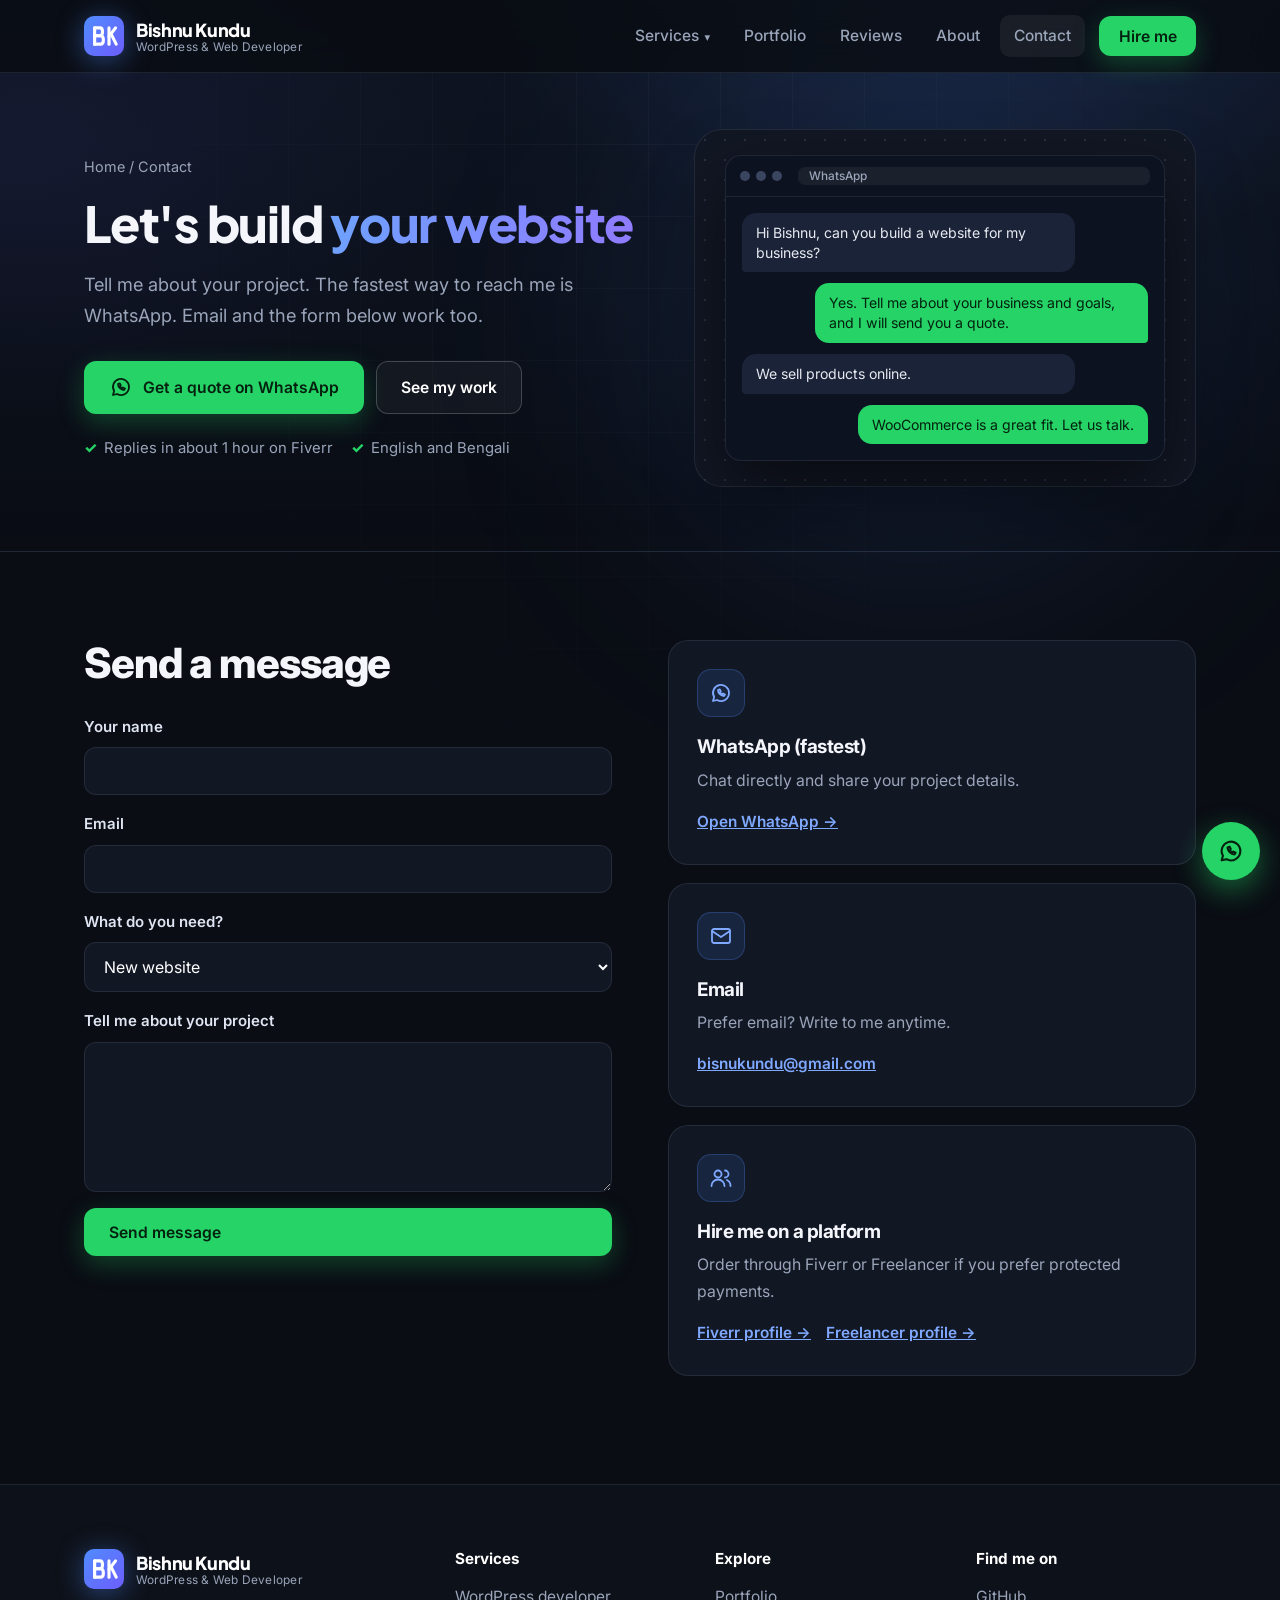
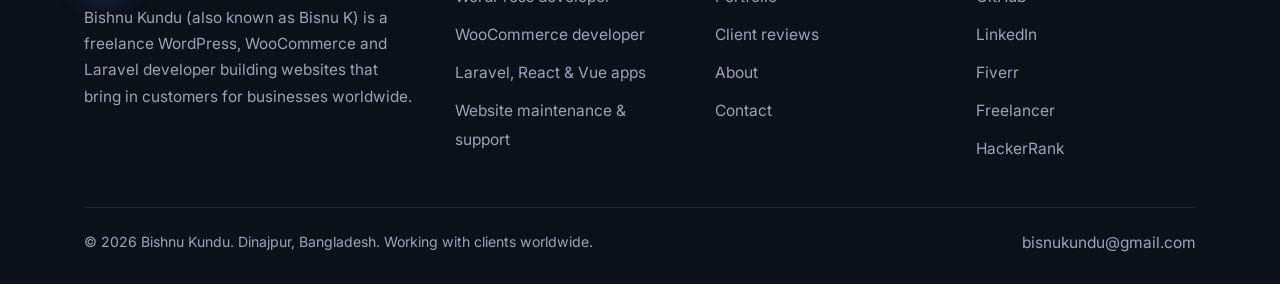
<file: contact/index.html>
<!DOCTYPE html>
<html lang="en">
<head>
<meta charset="UTF-8">
<meta name="viewport" content="width=device-width, initial-scale=1">
<title>Contact Bishnu Kundu | Hire a WordPress Developer</title>
<meta name="description" content="Contact Bishnu Kundu to hire a freelance WordPress, WooCommerce or Laravel developer. Message on WhatsApp, email or use the form.">
<meta name="keywords" content="Bishnu Kundu, Bisnu Kundu, bisnukundu, Bisnu K, WordPress developer, WooCommerce developer, freelance web developer worldwide, Laravel developer, website maintenance">
<meta name="robots" content="index,follow,max-image-preview:large">
<link rel="canonical" href="https://bisnukundu.netlify.app/contact/">
<meta name="author" content="Bishnu Kundu">
<meta name="theme-color" content="#0a0d14">
<meta property="og:site_name" content="Bishnu Kundu">
<meta property="og:type" content="website">
<meta property="og:locale" content="en_US">
<meta property="og:title" content="Contact Bishnu Kundu | Hire a WordPress Developer">
<meta property="og:description" content="Contact Bishnu Kundu to hire a freelance WordPress, WooCommerce or Laravel developer. Message on WhatsApp, email or use the form.">
<meta property="og:url" content="https://bisnukundu.netlify.app/contact/">
<meta property="og:image" content="https://bisnukundu.netlify.app/og-image.png">
<meta property="og:image:width" content="1200">
<meta property="og:image:height" content="630">
<meta property="og:image:alt" content="Bishnu Kundu, freelance WordPress and WooCommerce developer">
<meta name="twitter:card" content="summary_large_image">
<meta name="twitter:title" content="Contact Bishnu Kundu | Hire a WordPress Developer">
<meta name="twitter:description" content="Contact Bishnu Kundu to hire a freelance WordPress, WooCommerce or Laravel developer. Message on WhatsApp, email or use the form.">
<meta name="twitter:image" content="https://bisnukundu.netlify.app/og-image.png">
<link rel="icon" type="image/x-icon" href="/favicon_io/favicon.ico">
<link rel="icon" type="image/png" sizes="32x32" href="/favicon_io/favicon-32x32.png">
<link rel="icon" type="image/png" sizes="16x16" href="/favicon_io/favicon-16x16.png">
<link rel="apple-touch-icon" sizes="180x180" href="/favicon_io/apple-touch-icon.png">
<link rel="manifest" href="/site.webmanifest">
<link rel="preconnect" href="https://fonts.googleapis.com">
<link rel="preconnect" href="https://fonts.gstatic.com" crossorigin>
<link href="https://fonts.googleapis.com/css2?family=Inter:wght@400;500;600&family=Plus+Jakarta+Sans:wght@600;700;800&display=swap" rel="stylesheet">
<link rel="stylesheet" href="/style.css?v=1ecafc1d">
<script>document.documentElement.classList.add('js')</script>

<script type="application/ld+json">{"@context": "https://schema.org", "@type": "BreadcrumbList", "itemListElement": [{"@type": "ListItem", "position": 1, "name": "Home", "item": "https://bisnukundu.netlify.app/"}, {"@type": "ListItem", "position": 2, "name": "Contact", "item": "https://bisnukundu.netlify.app/contact/"}]}</script><script type="application/ld+json">{"@context": "https://schema.org", "@type": "ContactPage", "url": "https://bisnukundu.netlify.app/contact/", "mainEntity": {"@id": "https://bisnukundu.netlify.app/#person"}}</script>
</head>
<body>
<div class="prog"></div><div class="bg" aria-hidden="true"></div>
<header class="nav"><div class="wrap">
<a class="logo" href="/" aria-label="Bishnu Kundu, home"><svg viewBox="0 0 64 64" aria-hidden="true"><defs><linearGradient id="lg" x1="0" y1="0" x2="1" y2="1"><stop offset="0" stop-color="#4f8cff"/><stop offset="1" stop-color="#6d5dfc"/></linearGradient></defs><rect width="64" height="64" rx="16" fill="url(#lg)"/><g fill="none" stroke="#fff" stroke-width="5" stroke-linecap="round" stroke-linejoin="round"><path d="M17 19v26"/><path d="M17 19h8.5c5.5 0 5.5 12.5 0 12.5H17"/><path d="M17 31.5h9.5c6 0 6 13.5 0 13.5H17"/><path d="M40 19v26"/><path d="M50.5 19 40 32.5"/><path d="M43.5 29l8 16"/></g></svg><span><b>Bishnu Kundu</b><small>WordPress &amp; Web Developer</small></span></a>
<nav aria-label="Main"><ul><li class="dd"><a href="/services/">Services</a><div class="sub"><ul><li><a href="/services/">All services</a></li><li><a href="/services/wordpress-developer/">WordPress developer</a></li><li><a href="/services/woocommerce-developer/">WooCommerce developer</a></li><li><a href="/services/web-app-development/">Laravel, React &amp; Vue apps</a></li><li><a href="/services/website-maintenance/">Website maintenance &amp; support</a></li></ul></div></li><li><a href="/portfolio/">Portfolio</a></li><li><a href="/reviews/">Reviews</a></li><li><a href="/about/">About</a></li><li><a href="/contact/" aria-current=page>Contact</a></li><li><a class="btn btn-wa" href="https://wa.link/w53g4s" target="_blank" rel="noopener">Hire me</a></li></ul></nav>
<button class="burger" aria-label="Open menu" aria-expanded="false">☰</button>
</div></header>
<main>
<section class="ph"><div class="wrap ph-grid"><div><div class="crumbs"><a href="/">Home</a> / Contact</div><h1>Let's build <span class="hl">your website</span></h1><p class="lead">Tell me about your project. The fastest way to reach me is WhatsApp. Email and the form below work too.</p><div class="cta"><a class="btn btn-wa" href="https://wa.link/w53g4s" target="_blank" rel="noopener"><svg class="ic" viewBox="0 0 24 24" fill="none" stroke="currentColor" stroke-width="1.8" stroke-linecap="round" stroke-linejoin="round" aria-hidden="true"><path d="M20 12a8 8 0 0 1-11.9 7L4 20l1.1-4A8 8 0 1 1 20 12Z"/><path d="M9 9c0 3 3 6 6 6l1-1.5-2-1-1 .7c-.8-.4-1.5-1.1-1.9-1.9l.7-1-1-2L9 9Z"/></svg>Get a quote on WhatsApp</a><a class="btn btn-line" href="/portfolio/">See my work</a></div><div class="mini"><span>Replies in about 1 hour on Fiverr</span><span>English and Bengali</span></div></div><div class="vis" aria-hidden="true"><div class="vwin"><div class="vtop"><i></i><i></i><i></i><b>WhatsApp</b></div><div class="vbody" style="min-height:240px;align-content:start"><div class="bub in">Hi Bishnu, can you build a website for my business?</div><div class="bub out">Yes. Tell me about your business and goals, and I will send you a quote.</div><div class="bub in">We sell products online.</div><div class="bub out">WooCommerce is a great fit. Let us talk.</div></div></div></div></div></section><section><div class="wrap split">
<div class="rv"><h2>Send a message</h2>
<form name="contact" method="POST" action="/thank-you/" data-netlify="true" netlify-honeypot="bot-field" style="margin-top:26px">
<input type="hidden" name="form-name" value="contact">
<p class="hp"><label>Leave empty <input name="bot-field"></label></p>
<label>Your name<input name="name" required autocomplete="name"></label>
<label>Email<input type="email" name="email" required autocomplete="email"></label>
<label>What do you need?<select name="project"><option>New website</option><option>Website redesign</option><option>WooCommerce shop</option><option>Custom plugin or web app</option><option>Website maintenance</option><option>Fix a problem</option><option>Something else</option></select></label>
<label>Tell me about your project<textarea name="message" required></textarea></label>
<button class="btn btn-wa" type="submit">Send message</button></form></div>
<div style="display:grid;gap:18px">
<div class="card rv"><div class="ico"><svg class="ic" viewBox="0 0 24 24" fill="none" stroke="currentColor" stroke-width="1.8" stroke-linecap="round" stroke-linejoin="round" aria-hidden="true"><path d="M20 12a8 8 0 0 1-11.9 7L4 20l1.1-4A8 8 0 1 1 20 12Z"/><path d="M9 9c0 3 3 6 6 6l1-1.5-2-1-1 .7c-.8-.4-1.5-1.1-1.9-1.9l.7-1-1-2L9 9Z"/></svg></div><h3>WhatsApp (fastest)</h3><p>Chat directly and share your project details.</p><a class="more-link" href="https://wa.link/w53g4s" target="_blank" rel="noopener">Open WhatsApp →</a></div>
<div class="card rv"><div class="ico"><svg class="ic" viewBox="0 0 24 24" fill="none" stroke="currentColor" stroke-width="1.8" stroke-linecap="round" stroke-linejoin="round" aria-hidden="true"><rect x="3" y="5" width="18" height="14" rx="2"/><path d="m3 7 9 6 9-6"/></svg></div><h3>Email</h3><p>Prefer email? Write to me anytime.</p><a class="more-link" href="mailto:bisnukundu@gmail.com">bisnukundu@gmail.com</a></div>
<div class="card rv"><div class="ico"><svg class="ic" viewBox="0 0 24 24" fill="none" stroke="currentColor" stroke-width="1.8" stroke-linecap="round" stroke-linejoin="round" aria-hidden="true"><circle cx="9" cy="8" r="3.5"/><path d="M2.5 20a6.5 6.5 0 0 1 13 0M16 4.5a3.5 3.5 0 0 1 0 7M18 14a6.5 6.5 0 0 1 3.5 6"/></svg></div><h3>Hire me on a platform</h3><p>Order through Fiverr or Freelancer if you prefer protected payments.</p><a class="more-link" href="https://www.fiverr.com/bisnukundu" target="_blank" rel="noopener">Fiverr profile →</a> &nbsp; <a class="more-link" href="https://www.freelancer.com/u/bisnukundu" target="_blank" rel="noopener">Freelancer profile →</a></div>
</div></div></section>
</main>
<footer><div class="wrap">
<div class="fg">
<div><a class="logo" href="/" aria-label="Bishnu Kundu, home"><svg viewBox="0 0 64 64" aria-hidden="true"><defs><linearGradient id="lg" x1="0" y1="0" x2="1" y2="1"><stop offset="0" stop-color="#4f8cff"/><stop offset="1" stop-color="#6d5dfc"/></linearGradient></defs><rect width="64" height="64" rx="16" fill="url(#lg)"/><g fill="none" stroke="#fff" stroke-width="5" stroke-linecap="round" stroke-linejoin="round"><path d="M17 19v26"/><path d="M17 19h8.5c5.5 0 5.5 12.5 0 12.5H17"/><path d="M17 31.5h9.5c6 0 6 13.5 0 13.5H17"/><path d="M40 19v26"/><path d="M50.5 19 40 32.5"/><path d="M43.5 29l8 16"/></g></svg><span><b>Bishnu Kundu</b><small>WordPress &amp; Web Developer</small></span></a><p>Bishnu Kundu (also known as Bisnu K) is a freelance WordPress, WooCommerce and Laravel developer building websites that bring in customers for businesses worldwide.</p></div>
<div><h3>Services</h3><ul><li><a href="/services/wordpress-developer/">WordPress developer</a></li><li><a href="/services/woocommerce-developer/">WooCommerce developer</a></li><li><a href="/services/web-app-development/">Laravel, React &amp; Vue apps</a></li><li><a href="/services/website-maintenance/">Website maintenance &amp; support</a></li></ul></div>
<div><h3>Explore</h3><ul><li><a href="/portfolio/">Portfolio</a></li><li><a href="/reviews/">Client reviews</a></li><li><a href="/about/">About</a></li><li><a href="/contact/">Contact</a></li></ul></div>
<div><h3>Find me on</h3><ul><li><a href="https://github.com/bisnukundu" rel="me noopener" target="_blank">GitHub</a></li><li><a href="https://www.linkedin.com/in/bisnukundu/" rel="me noopener" target="_blank">LinkedIn</a></li><li><a href="https://www.fiverr.com/bisnukundu" rel="me noopener" target="_blank">Fiverr</a></li><li><a href="https://www.freelancer.com/u/bisnukundu" rel="me noopener" target="_blank">Freelancer</a></li><li><a href="https://www.hackerrank.com/profile/bisnukundu" rel="me noopener" target="_blank">HackerRank</a></li></ul></div>
</div>
<div class="copy"><span>© <script>document.write(new Date().getFullYear())</script> Bishnu Kundu. Dinajpur, Bangladesh. Working with clients worldwide.</span><a href="mailto:bisnukundu@gmail.com">bisnukundu@gmail.com</a></div>
</div></footer>
<a class="wa-fab" href="https://wa.link/w53g4s" target="_blank" rel="noopener" aria-label="Chat on WhatsApp"><svg class="ic" viewBox="0 0 24 24" fill="none" stroke="currentColor" stroke-width="1.8" stroke-linecap="round" stroke-linejoin="round" aria-hidden="true"><path d="M20 12a8 8 0 0 1-11.9 7L4 20l1.1-4A8 8 0 1 1 20 12Z"/><path d="M9 9c0 3 3 6 6 6l1-1.5-2-1-1 .7c-.8-.4-1.5-1.1-1.9-1.9l.7-1-1-2L9 9Z"/></svg></a>
<script src="/app.js?v=1ecafc1d" defer></script>
</body>
</html>
</file>
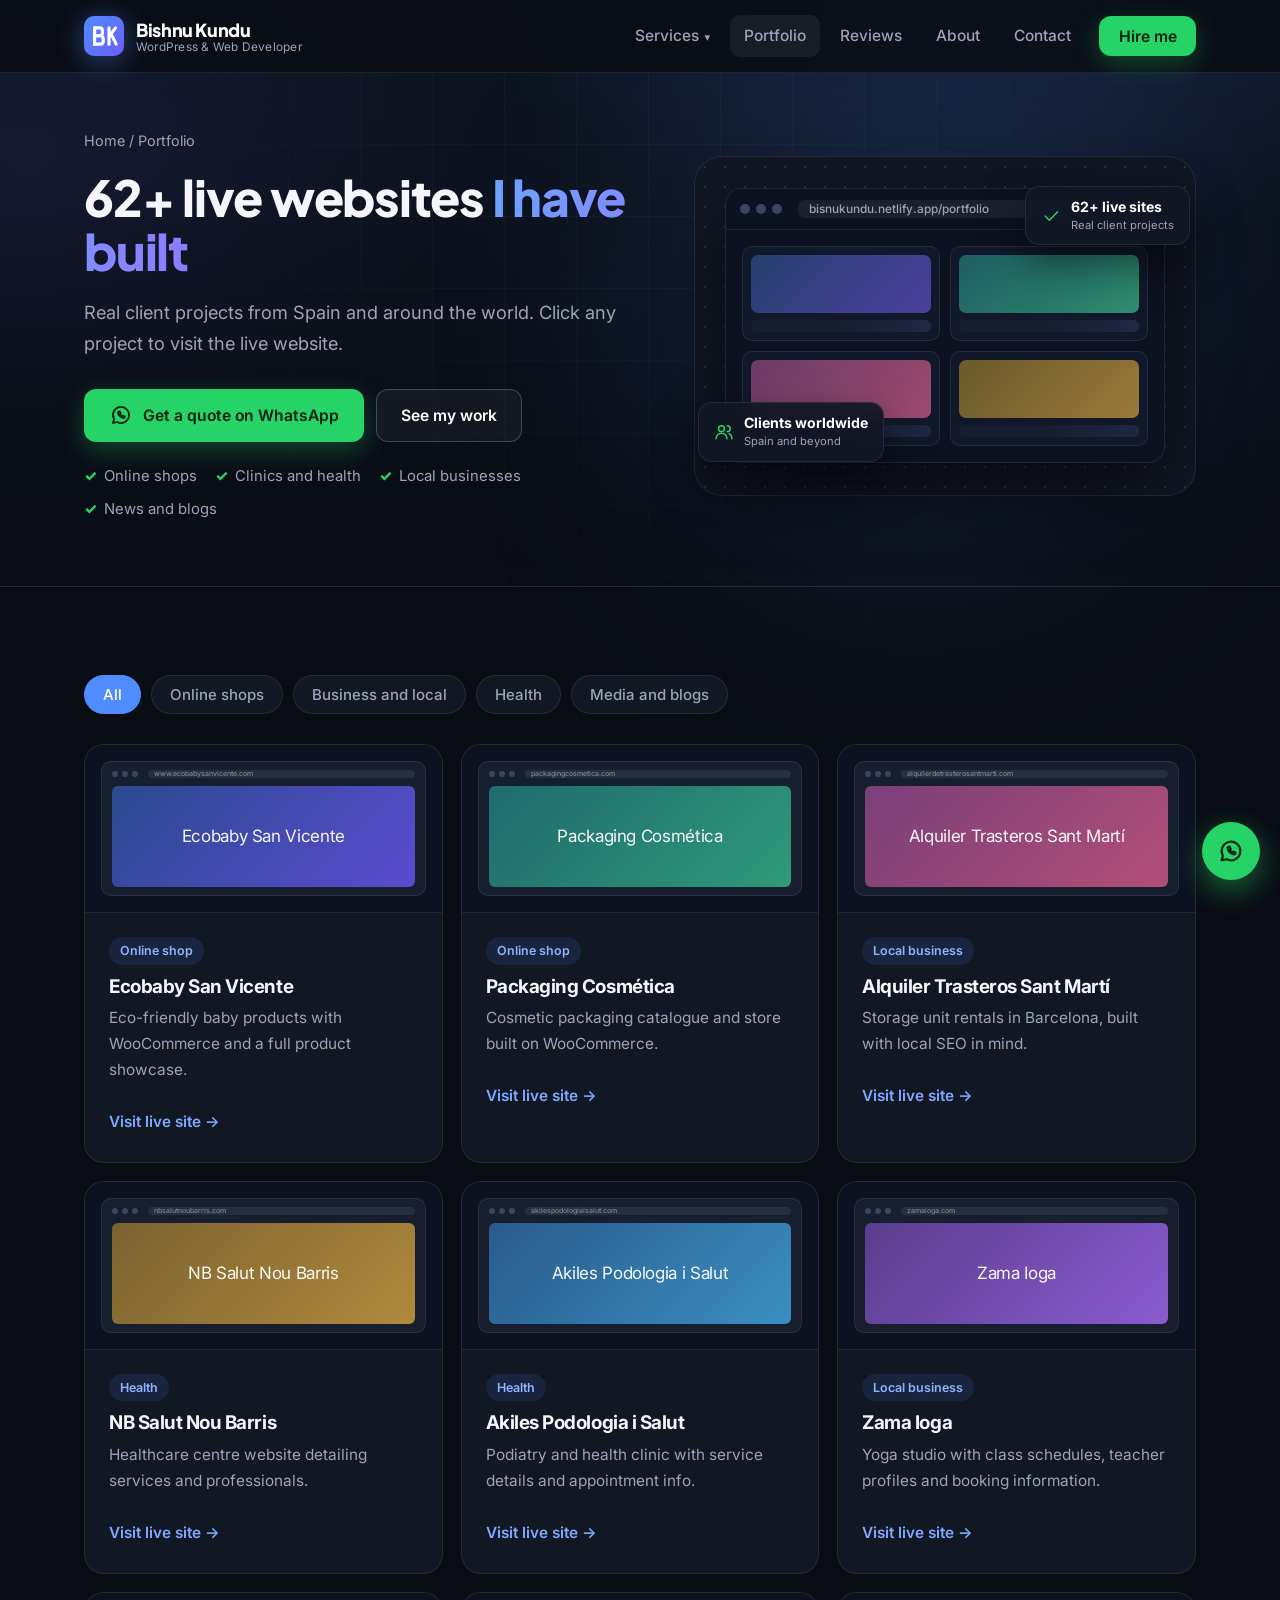
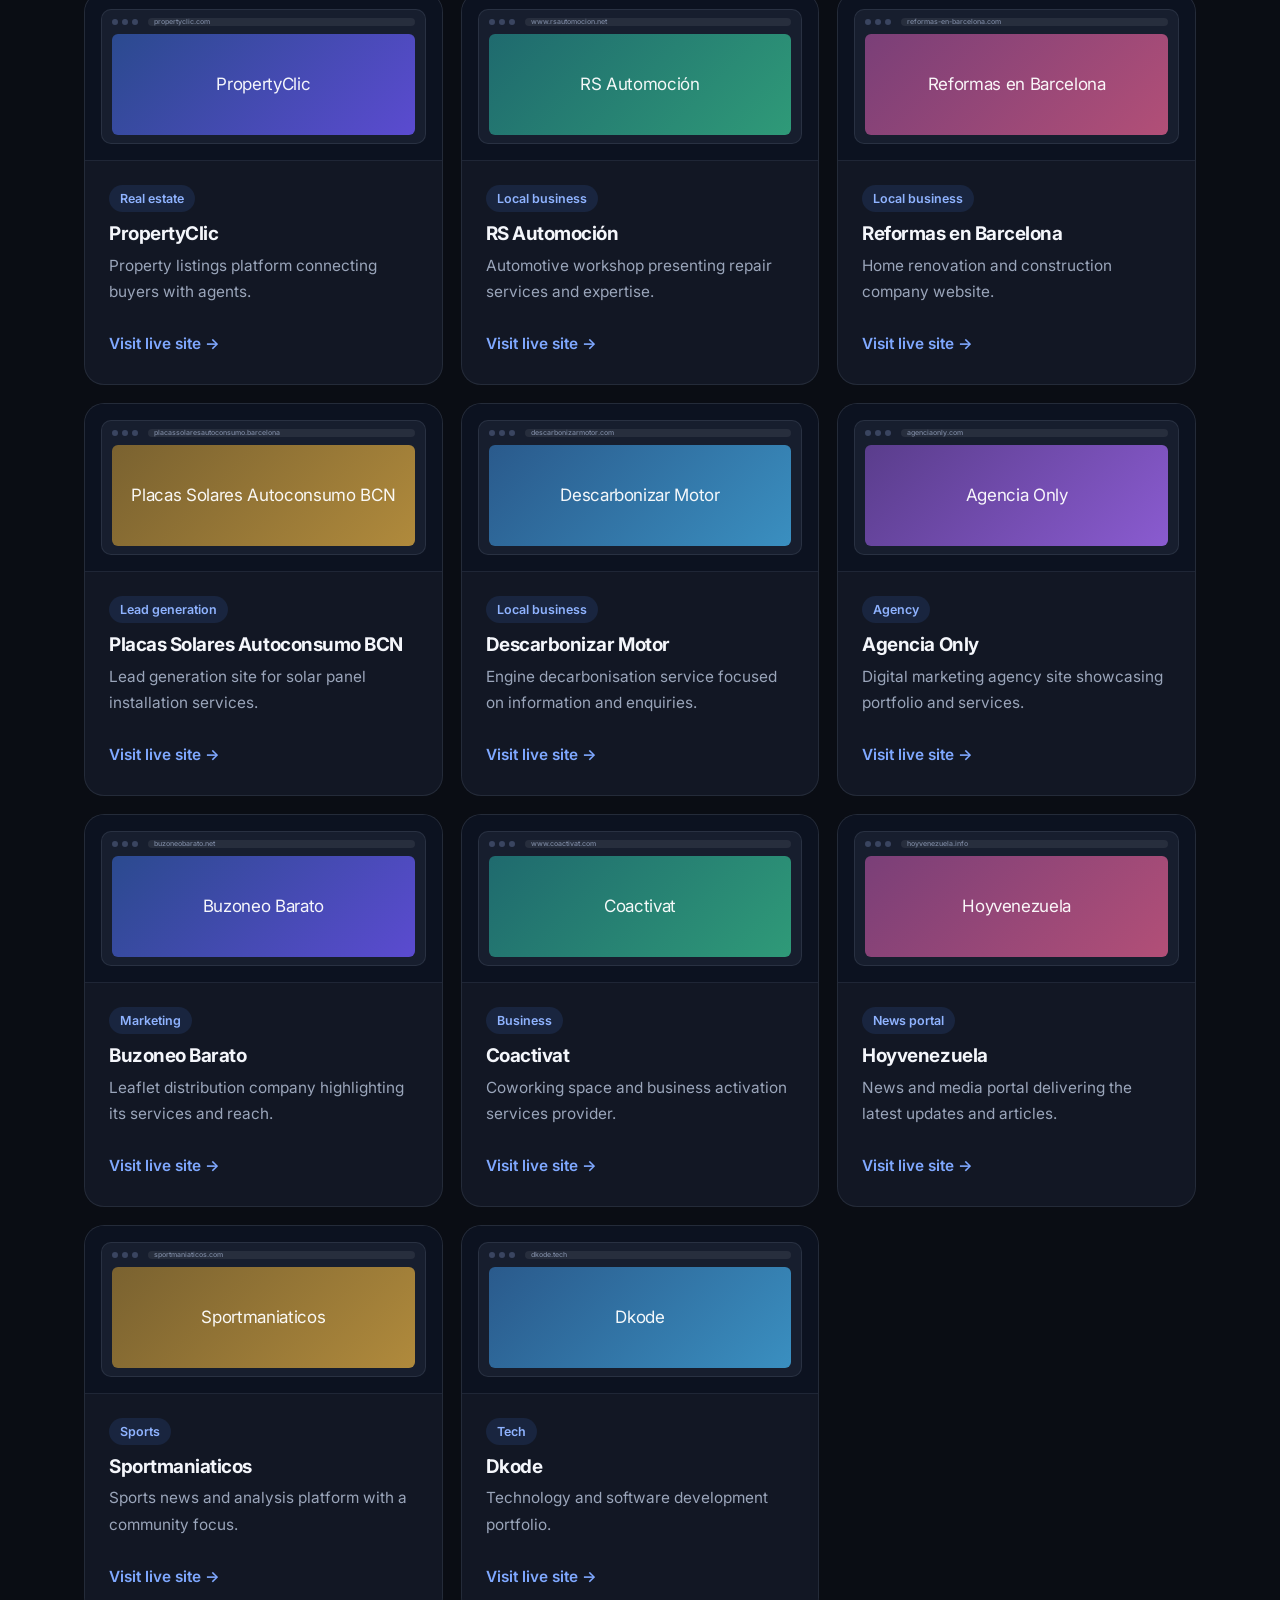
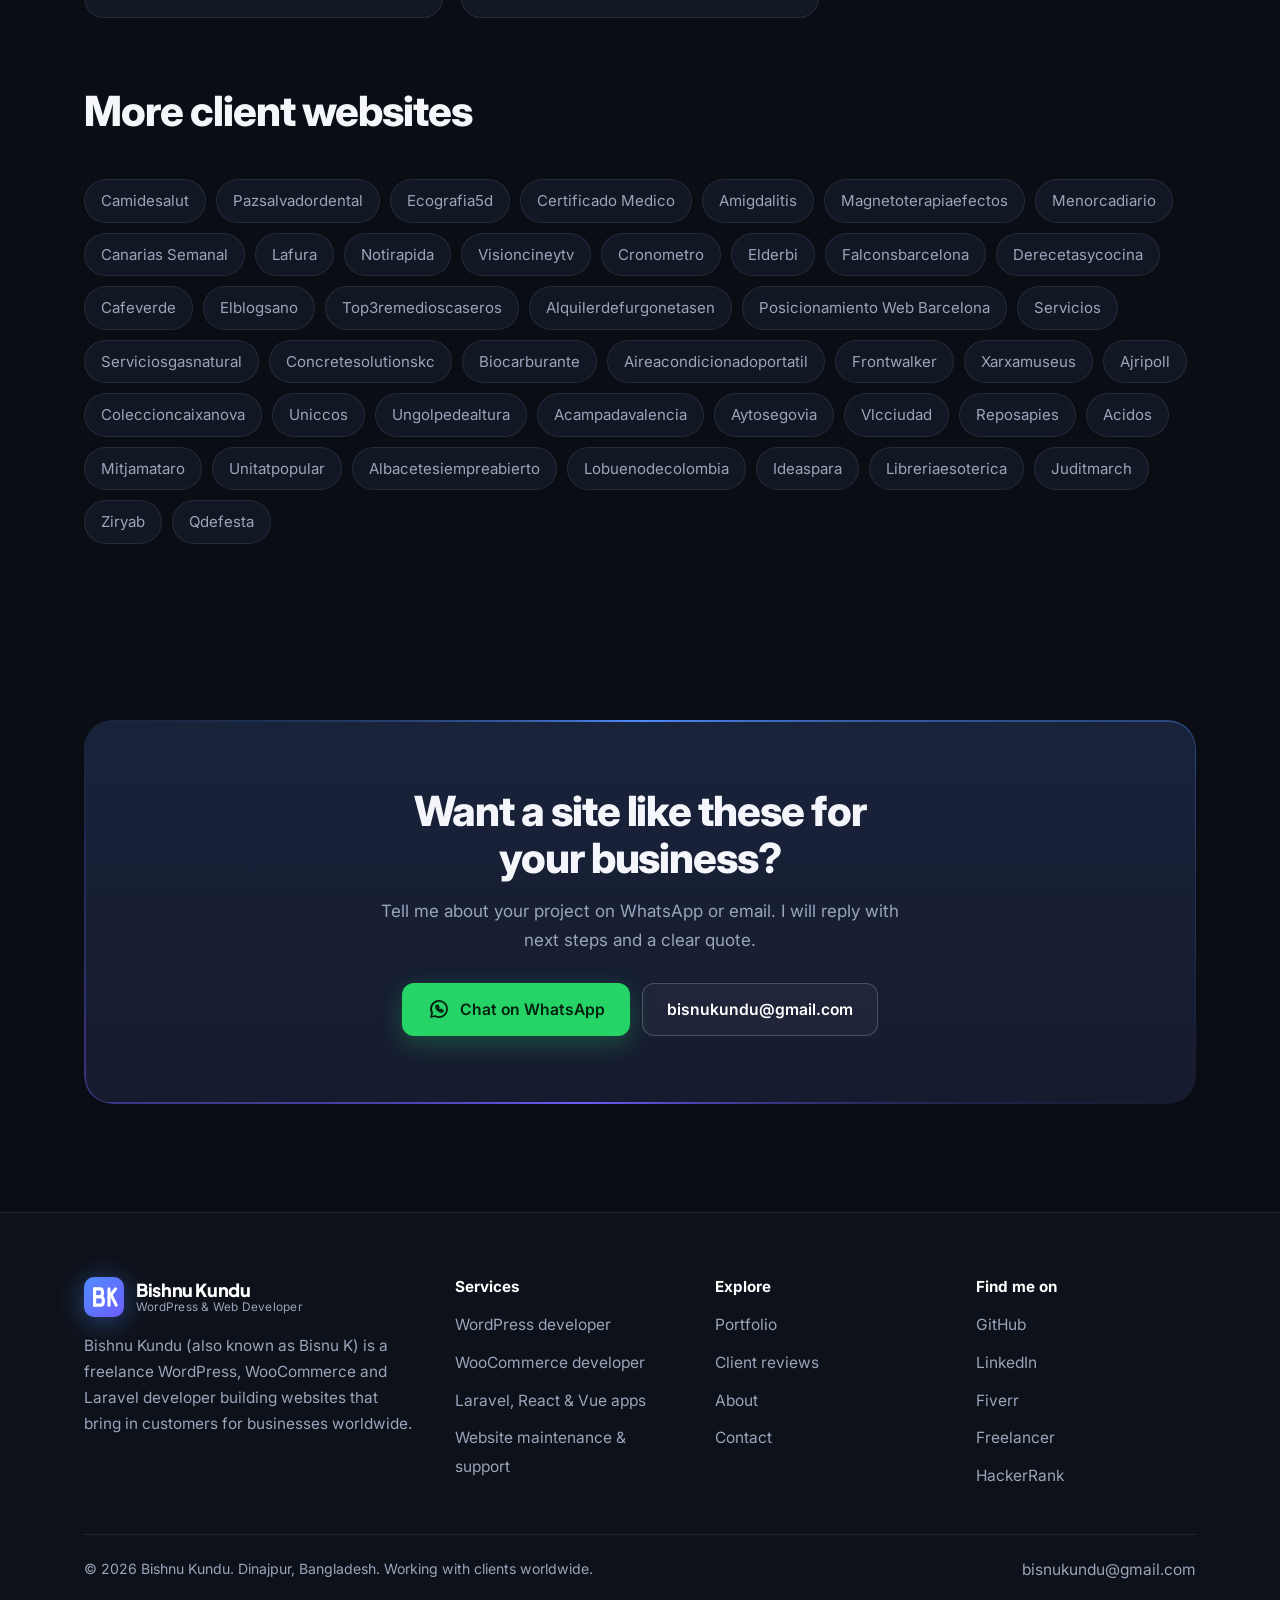
<file: portfolio/index.html>
<!DOCTYPE html>
<html lang="en">
<head>
<meta charset="UTF-8">
<meta name="viewport" content="width=device-width, initial-scale=1">
<title>WordPress &amp; WooCommerce Portfolio: Live Client Websites</title>
<meta name="description" content="Browse 62+ live websites built by Bishnu Kundu: online shops, clinics, local businesses, news portals and more for clients in Spain and worldwide.">
<meta name="keywords" content="Bishnu Kundu, Bisnu Kundu, bisnukundu, Bisnu K, WordPress developer, WooCommerce developer, freelance web developer worldwide, Laravel developer, website maintenance">
<meta name="robots" content="index,follow,max-image-preview:large">
<link rel="canonical" href="https://bisnukundu.netlify.app/portfolio/">
<meta name="author" content="Bishnu Kundu">
<meta name="theme-color" content="#0a0d14">
<meta property="og:site_name" content="Bishnu Kundu">
<meta property="og:type" content="website">
<meta property="og:locale" content="en_US">
<meta property="og:title" content="WordPress &amp; WooCommerce Portfolio: Live Client Websites">
<meta property="og:description" content="Browse 62+ live websites built by Bishnu Kundu: online shops, clinics, local businesses, news portals and more for clients in Spain and worldwide.">
<meta property="og:url" content="https://bisnukundu.netlify.app/portfolio/">
<meta property="og:image" content="https://bisnukundu.netlify.app/og-image.png">
<meta property="og:image:width" content="1200">
<meta property="og:image:height" content="630">
<meta property="og:image:alt" content="Bishnu Kundu, freelance WordPress and WooCommerce developer">
<meta name="twitter:card" content="summary_large_image">
<meta name="twitter:title" content="WordPress &amp; WooCommerce Portfolio: Live Client Websites">
<meta name="twitter:description" content="Browse 62+ live websites built by Bishnu Kundu: online shops, clinics, local businesses, news portals and more for clients in Spain and worldwide.">
<meta name="twitter:image" content="https://bisnukundu.netlify.app/og-image.png">
<link rel="icon" type="image/x-icon" href="/favicon_io/favicon.ico">
<link rel="icon" type="image/png" sizes="32x32" href="/favicon_io/favicon-32x32.png">
<link rel="icon" type="image/png" sizes="16x16" href="/favicon_io/favicon-16x16.png">
<link rel="apple-touch-icon" sizes="180x180" href="/favicon_io/apple-touch-icon.png">
<link rel="manifest" href="/site.webmanifest">
<link rel="preconnect" href="https://fonts.googleapis.com">
<link rel="preconnect" href="https://fonts.gstatic.com" crossorigin>
<link href="https://fonts.googleapis.com/css2?family=Inter:wght@400;500;600&family=Plus+Jakarta+Sans:wght@600;700;800&display=swap" rel="stylesheet">
<link rel="stylesheet" href="/style.css?v=1ecafc1d">
<script>document.documentElement.classList.add('js')</script>

<script type="application/ld+json">{"@context": "https://schema.org", "@type": "BreadcrumbList", "itemListElement": [{"@type": "ListItem", "position": 1, "name": "Home", "item": "https://bisnukundu.netlify.app/"}, {"@type": "ListItem", "position": 2, "name": "Portfolio", "item": "https://bisnukundu.netlify.app/portfolio/"}]}</script><script type="application/ld+json">{"@context": "https://schema.org", "@type": "ItemList", "name": "Client websites by Bishnu Kundu", "itemListElement": [{"@type": "ListItem", "position": 1, "url": "https://www.ecobabysanvicente.com/", "name": "Ecobaby San Vicente"}, {"@type": "ListItem", "position": 2, "url": "https://packagingcosmetica.com", "name": "Packaging Cosmética"}, {"@type": "ListItem", "position": 3, "url": "https://alquilerdetrasterosantmarti.com/", "name": "Alquiler Trasteros Sant Martí"}, {"@type": "ListItem", "position": 4, "url": "https://nbsalutnoubarris.com/", "name": "NB Salut Nou Barris"}, {"@type": "ListItem", "position": 5, "url": "https://akilespodologiaisalut.com/", "name": "Akiles Podologia i Salut"}, {"@type": "ListItem", "position": 6, "url": "https://zamaioga.com/", "name": "Zama Ioga"}, {"@type": "ListItem", "position": 7, "url": "https://propertyclic.com/", "name": "PropertyClic"}, {"@type": "ListItem", "position": 8, "url": "https://www.rsautomocion.net/", "name": "RS Automoción"}, {"@type": "ListItem", "position": 9, "url": "https://reformas-en-barcelona.com/", "name": "Reformas en Barcelona"}, {"@type": "ListItem", "position": 10, "url": "https://placassolaresautoconsumo.barcelona/", "name": "Placas Solares Autoconsumo BCN"}, {"@type": "ListItem", "position": 11, "url": "https://descarbonizarmotor.com/", "name": "Descarbonizar Motor"}, {"@type": "ListItem", "position": 12, "url": "http://agenciaonly.com/", "name": "Agencia Only"}, {"@type": "ListItem", "position": 13, "url": "http://buzoneobarato.net/", "name": "Buzoneo Barato"}, {"@type": "ListItem", "position": 14, "url": "https://www.coactivat.com/", "name": "Coactivat"}, {"@type": "ListItem", "position": 15, "url": "https://hoyvenezuela.info", "name": "Hoyvenezuela"}, {"@type": "ListItem", "position": 16, "url": "https://sportmaniaticos.com/", "name": "Sportmaniaticos"}, {"@type": "ListItem", "position": 17, "url": "https://dkode.tech/", "name": "Dkode"}]}</script>
</head>
<body>
<div class="prog"></div><div class="bg" aria-hidden="true"></div>
<header class="nav"><div class="wrap">
<a class="logo" href="/" aria-label="Bishnu Kundu, home"><svg viewBox="0 0 64 64" aria-hidden="true"><defs><linearGradient id="lg" x1="0" y1="0" x2="1" y2="1"><stop offset="0" stop-color="#4f8cff"/><stop offset="1" stop-color="#6d5dfc"/></linearGradient></defs><rect width="64" height="64" rx="16" fill="url(#lg)"/><g fill="none" stroke="#fff" stroke-width="5" stroke-linecap="round" stroke-linejoin="round"><path d="M17 19v26"/><path d="M17 19h8.5c5.5 0 5.5 12.5 0 12.5H17"/><path d="M17 31.5h9.5c6 0 6 13.5 0 13.5H17"/><path d="M40 19v26"/><path d="M50.5 19 40 32.5"/><path d="M43.5 29l8 16"/></g></svg><span><b>Bishnu Kundu</b><small>WordPress &amp; Web Developer</small></span></a>
<nav aria-label="Main"><ul><li class="dd"><a href="/services/">Services</a><div class="sub"><ul><li><a href="/services/">All services</a></li><li><a href="/services/wordpress-developer/">WordPress developer</a></li><li><a href="/services/woocommerce-developer/">WooCommerce developer</a></li><li><a href="/services/web-app-development/">Laravel, React &amp; Vue apps</a></li><li><a href="/services/website-maintenance/">Website maintenance &amp; support</a></li></ul></div></li><li><a href="/portfolio/" aria-current=page>Portfolio</a></li><li><a href="/reviews/">Reviews</a></li><li><a href="/about/">About</a></li><li><a href="/contact/">Contact</a></li><li><a class="btn btn-wa" href="https://wa.link/w53g4s" target="_blank" rel="noopener">Hire me</a></li></ul></nav>
<button class="burger" aria-label="Open menu" aria-expanded="false">☰</button>
</div></header>
<main>
<section class="ph"><div class="wrap ph-grid"><div><div class="crumbs"><a href="/">Home</a> / Portfolio</div><h1>62+ live websites <span class="hl">I have built</span></h1><p class="lead">Real client projects from Spain and around the world. Click any project to visit the live website.</p><div class="cta"><a class="btn btn-wa" href="https://wa.link/w53g4s" target="_blank" rel="noopener"><svg class="ic" viewBox="0 0 24 24" fill="none" stroke="currentColor" stroke-width="1.8" stroke-linecap="round" stroke-linejoin="round" aria-hidden="true"><path d="M20 12a8 8 0 0 1-11.9 7L4 20l1.1-4A8 8 0 1 1 20 12Z"/><path d="M9 9c0 3 3 6 6 6l1-1.5-2-1-1 .7c-.8-.4-1.5-1.1-1.9-1.9l.7-1-1-2L9 9Z"/></svg>Get a quote on WhatsApp</a><a class="btn btn-line" href="/portfolio/">See my work</a></div><div class="mini"><span>Online shops</span><span>Clinics and health</span><span>Local businesses</span><span>News and blogs</span></div></div><div class="vis" aria-hidden="true"><div class="vwin"><div class="vtop"><i></i><i></i><i></i><b>bisnukundu.netlify.app/portfolio</b></div><div class="vbody"><div class="g2"><div class="prod"><div class="im"></div><div class="sk"></div></div><div class="prod"><div class="im"></div><div class="sk"></div></div><div class="prod"><div class="im"></div><div class="sk"></div></div><div class="prod"><div class="im"></div><div class="sk"></div></div></div></div></div><div class="vfloat a"><svg class="ic" viewBox="0 0 24 24" fill="none" stroke="currentColor" stroke-width="1.8" stroke-linecap="round" stroke-linejoin="round" aria-hidden="true"><path d="m5 12 5 5L20 7"/></svg><div><b>62+ live sites</b><small>Real client projects</small></div></div><div class="vfloat b"><svg class="ic" viewBox="0 0 24 24" fill="none" stroke="currentColor" stroke-width="1.8" stroke-linecap="round" stroke-linejoin="round" aria-hidden="true"><circle cx="9" cy="8" r="3.5"/><path d="M2.5 20a6.5 6.5 0 0 1 13 0M16 4.5a3.5 3.5 0 0 1 0 7M18 14a6.5 6.5 0 0 1 3.5 6"/></svg><div><b>Clients worldwide</b><small>Spain and beyond</small></div></div></div></div></section><section><div class="wrap">
<div class="filters rv" role="group" aria-label="Filter projects"><button type="button" data-f="all" class=on>All</button><button type="button" data-f="shops">Online shops</button><button type="button" data-f="local">Business and local</button><button type="button" data-f="health">Health</button><button type="button" data-f="media">Media and blogs</button></div>
<div class="works"><a class="tile rv" href="https://www.ecobabysanvicente.com/" target="_blank" rel="noopener" data-cat="shops" aria-label="Ecobaby San Vicente (opens live website)"><div class="thumb" aria-hidden="true"><div class="tw"><div class="dots"><i></i><i></i><i></i><em>www.ecobabysanvicente.com</em></div><div class="pg" style="--g1:#2b4a8f;--g2:#5b4bd0">Ecobaby San Vicente</div></div></div><div class="tb"><span class="tag">Online shop</span><h3>Ecobaby San Vicente</h3><p>Eco-friendly baby products with WooCommerce and a full product showcase.</p><span class="more-link">Visit live site →</span></div></a><a class="tile rv" href="https://packagingcosmetica.com" target="_blank" rel="noopener" data-cat="shops" aria-label="Packaging Cosmética (opens live website)"><div class="thumb" aria-hidden="true"><div class="tw"><div class="dots"><i></i><i></i><i></i><em>packagingcosmetica.com</em></div><div class="pg" style="--g1:#1f6a6e;--g2:#2f9a78">Packaging Cosmética</div></div></div><div class="tb"><span class="tag">Online shop</span><h3>Packaging Cosmética</h3><p>Cosmetic packaging catalogue and store built on WooCommerce.</p><span class="more-link">Visit live site →</span></div></a><a class="tile rv" href="https://alquilerdetrasterosantmarti.com/" target="_blank" rel="noopener" data-cat="local" aria-label="Alquiler Trasteros Sant Martí (opens live website)"><div class="thumb" aria-hidden="true"><div class="tw"><div class="dots"><i></i><i></i><i></i><em>alquilerdetrasterosantmarti.com</em></div><div class="pg" style="--g1:#7a3f78;--g2:#b24f77">Alquiler Trasteros Sant Martí</div></div></div><div class="tb"><span class="tag">Local business</span><h3>Alquiler Trasteros Sant Martí</h3><p>Storage unit rentals in Barcelona, built with local SEO in mind.</p><span class="more-link">Visit live site →</span></div></a><a class="tile rv" href="https://nbsalutnoubarris.com/" target="_blank" rel="noopener" data-cat="health" aria-label="NB Salut Nou Barris (opens live website)"><div class="thumb" aria-hidden="true"><div class="tw"><div class="dots"><i></i><i></i><i></i><em>nbsalutnoubarris.com</em></div><div class="pg" style="--g1:#7a6230;--g2:#b08a3c">NB Salut Nou Barris</div></div></div><div class="tb"><span class="tag">Health</span><h3>NB Salut Nou Barris</h3><p>Healthcare centre website detailing services and professionals.</p><span class="more-link">Visit live site →</span></div></a><a class="tile rv" href="https://akilespodologiaisalut.com/" target="_blank" rel="noopener" data-cat="health" aria-label="Akiles Podologia i Salut (opens live website)"><div class="thumb" aria-hidden="true"><div class="tw"><div class="dots"><i></i><i></i><i></i><em>akilespodologiaisalut.com</em></div><div class="pg" style="--g1:#2a5a8c;--g2:#3a8fc0">Akiles Podologia i Salut</div></div></div><div class="tb"><span class="tag">Health</span><h3>Akiles Podologia i Salut</h3><p>Podiatry and health clinic with service details and appointment info.</p><span class="more-link">Visit live site →</span></div></a><a class="tile rv" href="https://zamaioga.com/" target="_blank" rel="noopener" data-cat="local" aria-label="Zama Ioga (opens live website)"><div class="thumb" aria-hidden="true"><div class="tw"><div class="dots"><i></i><i></i><i></i><em>zamaioga.com</em></div><div class="pg" style="--g1:#5a3d8c;--g2:#8a5bd0">Zama Ioga</div></div></div><div class="tb"><span class="tag">Local business</span><h3>Zama Ioga</h3><p>Yoga studio with class schedules, teacher profiles and booking information.</p><span class="more-link">Visit live site →</span></div></a><a class="tile rv" href="https://propertyclic.com/" target="_blank" rel="noopener" data-cat="local" aria-label="PropertyClic (opens live website)"><div class="thumb" aria-hidden="true"><div class="tw"><div class="dots"><i></i><i></i><i></i><em>propertyclic.com</em></div><div class="pg" style="--g1:#2b4a8f;--g2:#5b4bd0">PropertyClic</div></div></div><div class="tb"><span class="tag">Real estate</span><h3>PropertyClic</h3><p>Property listings platform connecting buyers with agents.</p><span class="more-link">Visit live site →</span></div></a><a class="tile rv" href="https://www.rsautomocion.net/" target="_blank" rel="noopener" data-cat="local" aria-label="RS Automoción (opens live website)"><div class="thumb" aria-hidden="true"><div class="tw"><div class="dots"><i></i><i></i><i></i><em>www.rsautomocion.net</em></div><div class="pg" style="--g1:#1f6a6e;--g2:#2f9a78">RS Automoción</div></div></div><div class="tb"><span class="tag">Local business</span><h3>RS Automoción</h3><p>Automotive workshop presenting repair services and expertise.</p><span class="more-link">Visit live site →</span></div></a><a class="tile rv" href="https://reformas-en-barcelona.com/" target="_blank" rel="noopener" data-cat="local" aria-label="Reformas en Barcelona (opens live website)"><div class="thumb" aria-hidden="true"><div class="tw"><div class="dots"><i></i><i></i><i></i><em>reformas-en-barcelona.com</em></div><div class="pg" style="--g1:#7a3f78;--g2:#b24f77">Reformas en Barcelona</div></div></div><div class="tb"><span class="tag">Local business</span><h3>Reformas en Barcelona</h3><p>Home renovation and construction company website.</p><span class="more-link">Visit live site →</span></div></a><a class="tile rv" href="https://placassolaresautoconsumo.barcelona/" target="_blank" rel="noopener" data-cat="local" aria-label="Placas Solares Autoconsumo BCN (opens live website)"><div class="thumb" aria-hidden="true"><div class="tw"><div class="dots"><i></i><i></i><i></i><em>placassolaresautoconsumo.barcelona</em></div><div class="pg" style="--g1:#7a6230;--g2:#b08a3c">Placas Solares Autoconsumo BCN</div></div></div><div class="tb"><span class="tag">Lead generation</span><h3>Placas Solares Autoconsumo BCN</h3><p>Lead generation site for solar panel installation services.</p><span class="more-link">Visit live site →</span></div></a><a class="tile rv" href="https://descarbonizarmotor.com/" target="_blank" rel="noopener" data-cat="local" aria-label="Descarbonizar Motor (opens live website)"><div class="thumb" aria-hidden="true"><div class="tw"><div class="dots"><i></i><i></i><i></i><em>descarbonizarmotor.com</em></div><div class="pg" style="--g1:#2a5a8c;--g2:#3a8fc0">Descarbonizar Motor</div></div></div><div class="tb"><span class="tag">Local business</span><h3>Descarbonizar Motor</h3><p>Engine decarbonisation service focused on information and enquiries.</p><span class="more-link">Visit live site →</span></div></a><a class="tile rv" href="http://agenciaonly.com/" target="_blank" rel="noopener" data-cat="local" aria-label="Agencia Only (opens live website)"><div class="thumb" aria-hidden="true"><div class="tw"><div class="dots"><i></i><i></i><i></i><em>agenciaonly.com</em></div><div class="pg" style="--g1:#5a3d8c;--g2:#8a5bd0">Agencia Only</div></div></div><div class="tb"><span class="tag">Agency</span><h3>Agencia Only</h3><p>Digital marketing agency site showcasing portfolio and services.</p><span class="more-link">Visit live site →</span></div></a><a class="tile rv" href="http://buzoneobarato.net/" target="_blank" rel="noopener" data-cat="local" aria-label="Buzoneo Barato (opens live website)"><div class="thumb" aria-hidden="true"><div class="tw"><div class="dots"><i></i><i></i><i></i><em>buzoneobarato.net</em></div><div class="pg" style="--g1:#2b4a8f;--g2:#5b4bd0">Buzoneo Barato</div></div></div><div class="tb"><span class="tag">Marketing</span><h3>Buzoneo Barato</h3><p>Leaflet distribution company highlighting its services and reach.</p><span class="more-link">Visit live site →</span></div></a><a class="tile rv" href="https://www.coactivat.com/" target="_blank" rel="noopener" data-cat="local" aria-label="Coactivat (opens live website)"><div class="thumb" aria-hidden="true"><div class="tw"><div class="dots"><i></i><i></i><i></i><em>www.coactivat.com</em></div><div class="pg" style="--g1:#1f6a6e;--g2:#2f9a78">Coactivat</div></div></div><div class="tb"><span class="tag">Business</span><h3>Coactivat</h3><p>Coworking space and business activation services provider.</p><span class="more-link">Visit live site →</span></div></a><a class="tile rv" href="https://hoyvenezuela.info" target="_blank" rel="noopener" data-cat="media" aria-label="Hoyvenezuela (opens live website)"><div class="thumb" aria-hidden="true"><div class="tw"><div class="dots"><i></i><i></i><i></i><em>hoyvenezuela.info</em></div><div class="pg" style="--g1:#7a3f78;--g2:#b24f77">Hoyvenezuela</div></div></div><div class="tb"><span class="tag">News portal</span><h3>Hoyvenezuela</h3><p>News and media portal delivering the latest updates and articles.</p><span class="more-link">Visit live site →</span></div></a><a class="tile rv" href="https://sportmaniaticos.com/" target="_blank" rel="noopener" data-cat="media" aria-label="Sportmaniaticos (opens live website)"><div class="thumb" aria-hidden="true"><div class="tw"><div class="dots"><i></i><i></i><i></i><em>sportmaniaticos.com</em></div><div class="pg" style="--g1:#7a6230;--g2:#b08a3c">Sportmaniaticos</div></div></div><div class="tb"><span class="tag">Sports</span><h3>Sportmaniaticos</h3><p>Sports news and analysis platform with a community focus.</p><span class="more-link">Visit live site →</span></div></a><a class="tile rv" href="https://dkode.tech/" target="_blank" rel="noopener" data-cat="local" aria-label="Dkode (opens live website)"><div class="thumb" aria-hidden="true"><div class="tw"><div class="dots"><i></i><i></i><i></i><em>dkode.tech</em></div><div class="pg" style="--g1:#2a5a8c;--g2:#3a8fc0">Dkode</div></div></div><div class="tb"><span class="tag">Tech</span><h3>Dkode</h3><p>Technology and software development portfolio.</p><span class="more-link">Visit live site →</span></div></a></div>
<div style="margin-top:70px"><div class="sh rv"><h2>More client websites</h2></div></div>
<div class="chips"><a href="https://camidesalut.com" target="_blank" rel="noopener" data-cat="health">Camidesalut</a><a href="https://pazsalvadordental.es/" target="_blank" rel="noopener" data-cat="health">Pazsalvadordental</a><a href="https://ecografia5d.barcelona" target="_blank" rel="noopener" data-cat="health">Ecografia5d</a><a href="https://certificado-medico.barcelona" target="_blank" rel="noopener" data-cat="health">Certificado Medico</a><a href="https://amigdalitis.pro" target="_blank" rel="noopener" data-cat="health">Amigdalitis</a><a href="https://magnetoterapiaefectos.com" target="_blank" rel="noopener" data-cat="health">Magnetoterapiaefectos</a><a href="https://menorcadiario.net" target="_blank" rel="noopener" data-cat="media">Menorcadiario</a><a href="https://canarias-semanal.com" target="_blank" rel="noopener" data-cat="media">Canarias Semanal</a><a href="https://lafura.org" target="_blank" rel="noopener" data-cat="media">Lafura</a><a href="https://notirapida.com" target="_blank" rel="noopener" data-cat="media">Notirapida</a><a href="https://visioncineytv.es" target="_blank" rel="noopener" data-cat="media">Visioncineytv</a><a href="https://cronometro.pro" target="_blank" rel="noopener" data-cat="media">Cronometro</a><a href="https://elderbi.net" target="_blank" rel="noopener" data-cat="media">Elderbi</a><a href="https://falconsbarcelona.net" target="_blank" rel="noopener" data-cat="media">Falconsbarcelona</a><a href="https://derecetasycocina.com" target="_blank" rel="noopener" data-cat="media">Derecetasycocina</a><a href="https://cafeverde.cafe" target="_blank" rel="noopener" data-cat="media">Cafeverde</a><a href="https://elblogsano.com" target="_blank" rel="noopener" data-cat="media">Elblogsano</a><a href="https://top3remedioscaseros.com" target="_blank" rel="noopener" data-cat="media">Top3remedioscaseros</a><a href="https://alquilerdefurgonetasen.es" target="_blank" rel="noopener" data-cat="local">Alquilerdefurgonetasen</a><a href="https://posicionamiento-web-barcelona.com/" target="_blank" rel="noopener" data-cat="local">Posicionamiento Web Barcelona</a><a href="https://servicios.barcelona/" target="_blank" rel="noopener" data-cat="local">Servicios</a><a href="https://serviciosgasnatural.barcelona/" target="_blank" rel="noopener" data-cat="local">Serviciosgasnatural</a><a href="https://concretesolutionskc.com" target="_blank" rel="noopener" data-cat="local">Concretesolutionskc</a><a href="https://biocarburante.com" target="_blank" rel="noopener" data-cat="local">Biocarburante</a><a href="https://aireacondicionadoportatil.pro" target="_blank" rel="noopener" data-cat="local">Aireacondicionadoportatil</a><a href="https://frontwalker.nl/" target="_blank" rel="noopener" data-cat="local">Frontwalker</a><a href="https://xarxamuseus.com" target="_blank" rel="noopener" data-cat="local">Xarxamuseus</a><a href="https://ajripoll.org" target="_blank" rel="noopener" data-cat="local">Ajripoll</a><a href="https://coleccioncaixanova.com" target="_blank" rel="noopener" data-cat="local">Coleccioncaixanova</a><a href="https://uniccos.com" target="_blank" rel="noopener" data-cat="local">Uniccos</a><a href="https://ungolpedealtura.es" target="_blank" rel="noopener" data-cat="local">Ungolpedealtura</a><a href="https://acampadavalencia.net" target="_blank" rel="noopener" data-cat="local">Acampadavalencia</a><a href="https://aytosegovia.com" target="_blank" rel="noopener" data-cat="local">Aytosegovia</a><a href="https://vlcciudad.com" target="_blank" rel="noopener" data-cat="local">Vlcciudad</a><a href="https://reposapies.info" target="_blank" rel="noopener" data-cat="local">Reposapies</a><a href="https://acidos.pro" target="_blank" rel="noopener" data-cat="local">Acidos</a><a href="https://mitjamataro.cat" target="_blank" rel="noopener" data-cat="local">Mitjamataro</a><a href="https://unitatpopular.cat" target="_blank" rel="noopener" data-cat="local">Unitatpopular</a><a href="https://albacetesiempreabierto.com" target="_blank" rel="noopener" data-cat="local">Albacetesiempreabierto</a><a href="https://lobuenodecolombia.co" target="_blank" rel="noopener" data-cat="local">Lobuenodecolombia</a><a href="https://ideaspara.me" target="_blank" rel="noopener" data-cat="local">Ideaspara</a><a href="https://libreriaesoterica.net" target="_blank" rel="noopener" data-cat="local">Libreriaesoterica</a><a href="https://juditmarch.com" target="_blank" rel="noopener" data-cat="local">Juditmarch</a><a href="https://ziryab.es/" target="_blank" rel="noopener" data-cat="local">Ziryab</a><a href="https://www.qdefesta.cat/" target="_blank" rel="noopener" data-cat="local">Qdefesta</a></div>
</div></section>
<section><div class="wrap"><div class="ctabox rv"><h2>Want a site like these for your business?</h2><p>Tell me about your project on WhatsApp or email. I will reply with next steps and a clear quote.</p><div class="cta"><a class="btn btn-wa" href="https://wa.link/w53g4s" target="_blank" rel="noopener"><svg class="ic" viewBox="0 0 24 24" fill="none" stroke="currentColor" stroke-width="1.8" stroke-linecap="round" stroke-linejoin="round" aria-hidden="true"><path d="M20 12a8 8 0 0 1-11.9 7L4 20l1.1-4A8 8 0 1 1 20 12Z"/><path d="M9 9c0 3 3 6 6 6l1-1.5-2-1-1 .7c-.8-.4-1.5-1.1-1.9-1.9l.7-1-1-2L9 9Z"/></svg>Chat on WhatsApp</a><a class="btn btn-line" href="mailto:bisnukundu@gmail.com">bisnukundu@gmail.com</a></div></div></div></section>
</main>
<footer><div class="wrap">
<div class="fg">
<div><a class="logo" href="/" aria-label="Bishnu Kundu, home"><svg viewBox="0 0 64 64" aria-hidden="true"><defs><linearGradient id="lg" x1="0" y1="0" x2="1" y2="1"><stop offset="0" stop-color="#4f8cff"/><stop offset="1" stop-color="#6d5dfc"/></linearGradient></defs><rect width="64" height="64" rx="16" fill="url(#lg)"/><g fill="none" stroke="#fff" stroke-width="5" stroke-linecap="round" stroke-linejoin="round"><path d="M17 19v26"/><path d="M17 19h8.5c5.5 0 5.5 12.5 0 12.5H17"/><path d="M17 31.5h9.5c6 0 6 13.5 0 13.5H17"/><path d="M40 19v26"/><path d="M50.5 19 40 32.5"/><path d="M43.5 29l8 16"/></g></svg><span><b>Bishnu Kundu</b><small>WordPress &amp; Web Developer</small></span></a><p>Bishnu Kundu (also known as Bisnu K) is a freelance WordPress, WooCommerce and Laravel developer building websites that bring in customers for businesses worldwide.</p></div>
<div><h3>Services</h3><ul><li><a href="/services/wordpress-developer/">WordPress developer</a></li><li><a href="/services/woocommerce-developer/">WooCommerce developer</a></li><li><a href="/services/web-app-development/">Laravel, React &amp; Vue apps</a></li><li><a href="/services/website-maintenance/">Website maintenance &amp; support</a></li></ul></div>
<div><h3>Explore</h3><ul><li><a href="/portfolio/">Portfolio</a></li><li><a href="/reviews/">Client reviews</a></li><li><a href="/about/">About</a></li><li><a href="/contact/">Contact</a></li></ul></div>
<div><h3>Find me on</h3><ul><li><a href="https://github.com/bisnukundu" rel="me noopener" target="_blank">GitHub</a></li><li><a href="https://www.linkedin.com/in/bisnukundu/" rel="me noopener" target="_blank">LinkedIn</a></li><li><a href="https://www.fiverr.com/bisnukundu" rel="me noopener" target="_blank">Fiverr</a></li><li><a href="https://www.freelancer.com/u/bisnukundu" rel="me noopener" target="_blank">Freelancer</a></li><li><a href="https://www.hackerrank.com/profile/bisnukundu" rel="me noopener" target="_blank">HackerRank</a></li></ul></div>
</div>
<div class="copy"><span>© <script>document.write(new Date().getFullYear())</script> Bishnu Kundu. Dinajpur, Bangladesh. Working with clients worldwide.</span><a href="mailto:bisnukundu@gmail.com">bisnukundu@gmail.com</a></div>
</div></footer>
<a class="wa-fab" href="https://wa.link/w53g4s" target="_blank" rel="noopener" aria-label="Chat on WhatsApp"><svg class="ic" viewBox="0 0 24 24" fill="none" stroke="currentColor" stroke-width="1.8" stroke-linecap="round" stroke-linejoin="round" aria-hidden="true"><path d="M20 12a8 8 0 0 1-11.9 7L4 20l1.1-4A8 8 0 1 1 20 12Z"/><path d="M9 9c0 3 3 6 6 6l1-1.5-2-1-1 .7c-.8-.4-1.5-1.1-1.9-1.9l.7-1-1-2L9 9Z"/></svg></a>
<script src="/app.js?v=1ecafc1d" defer></script>
</body>
</html>
</file>
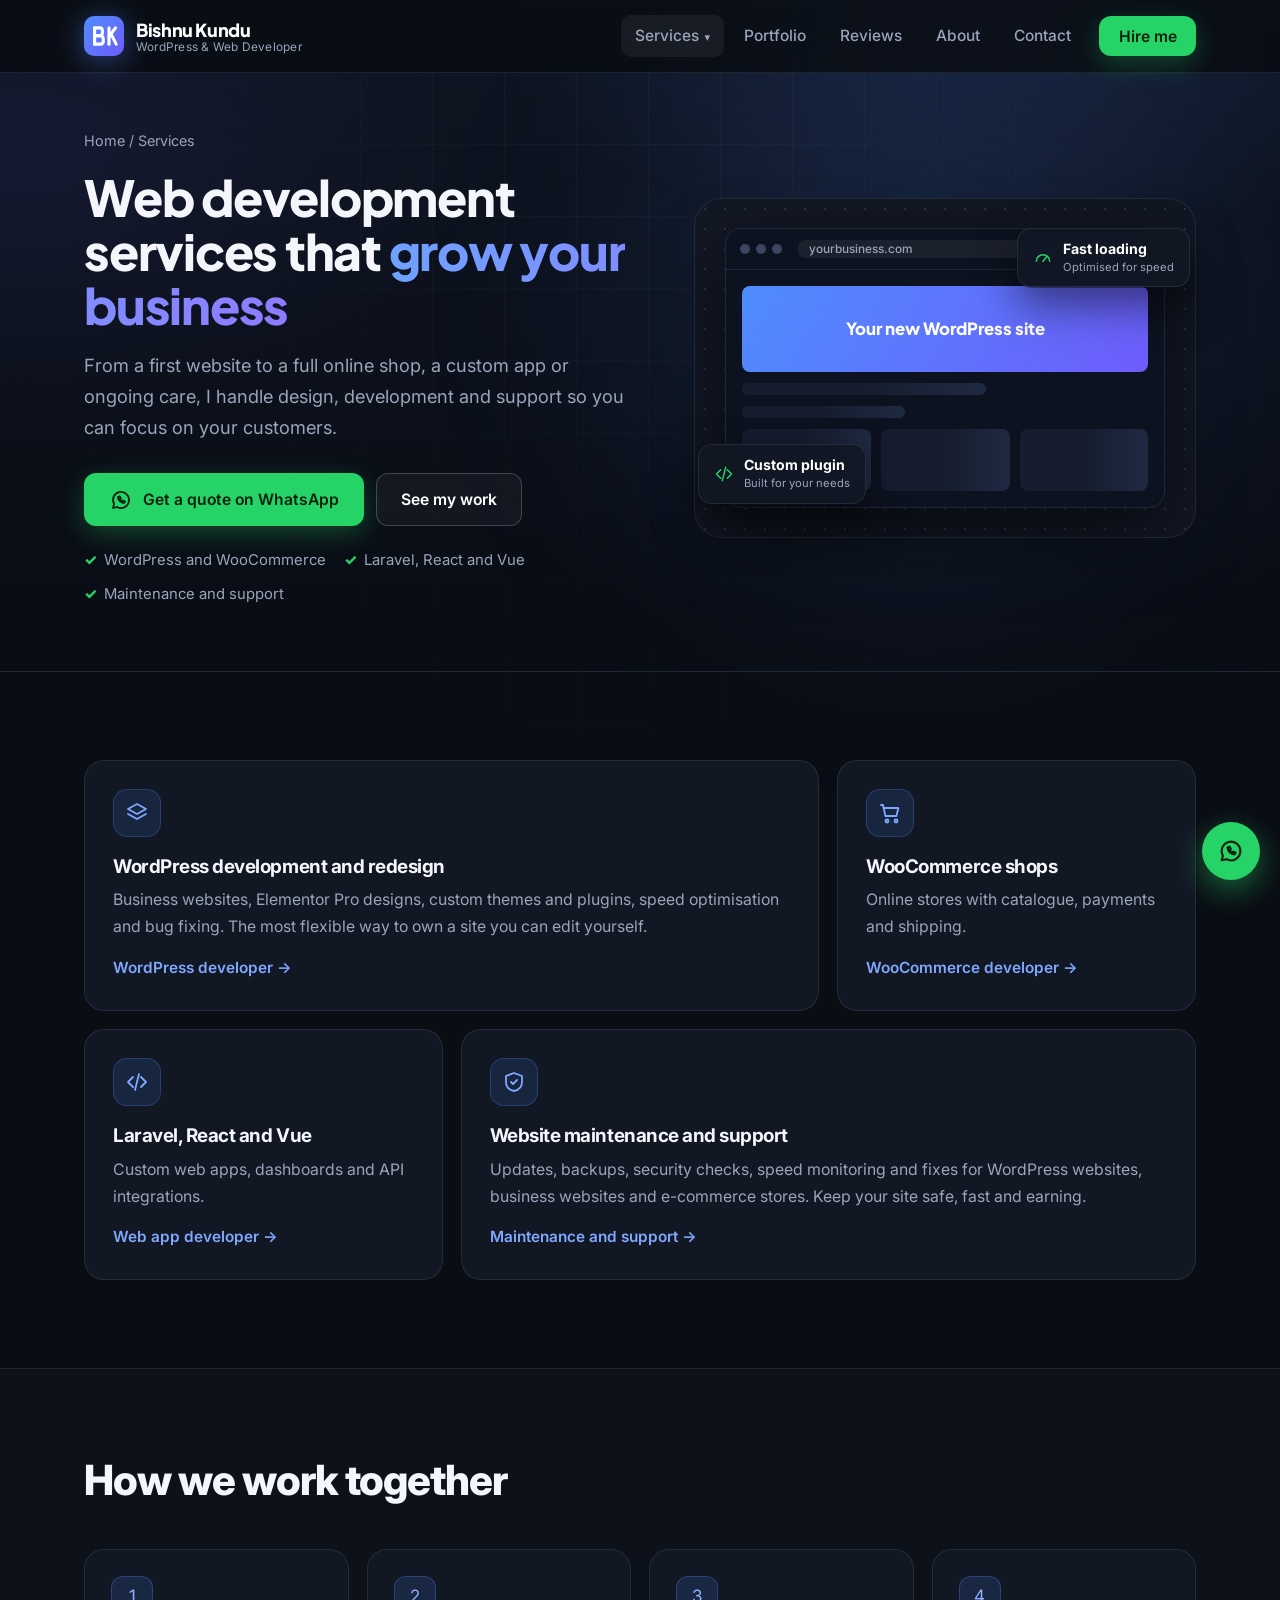
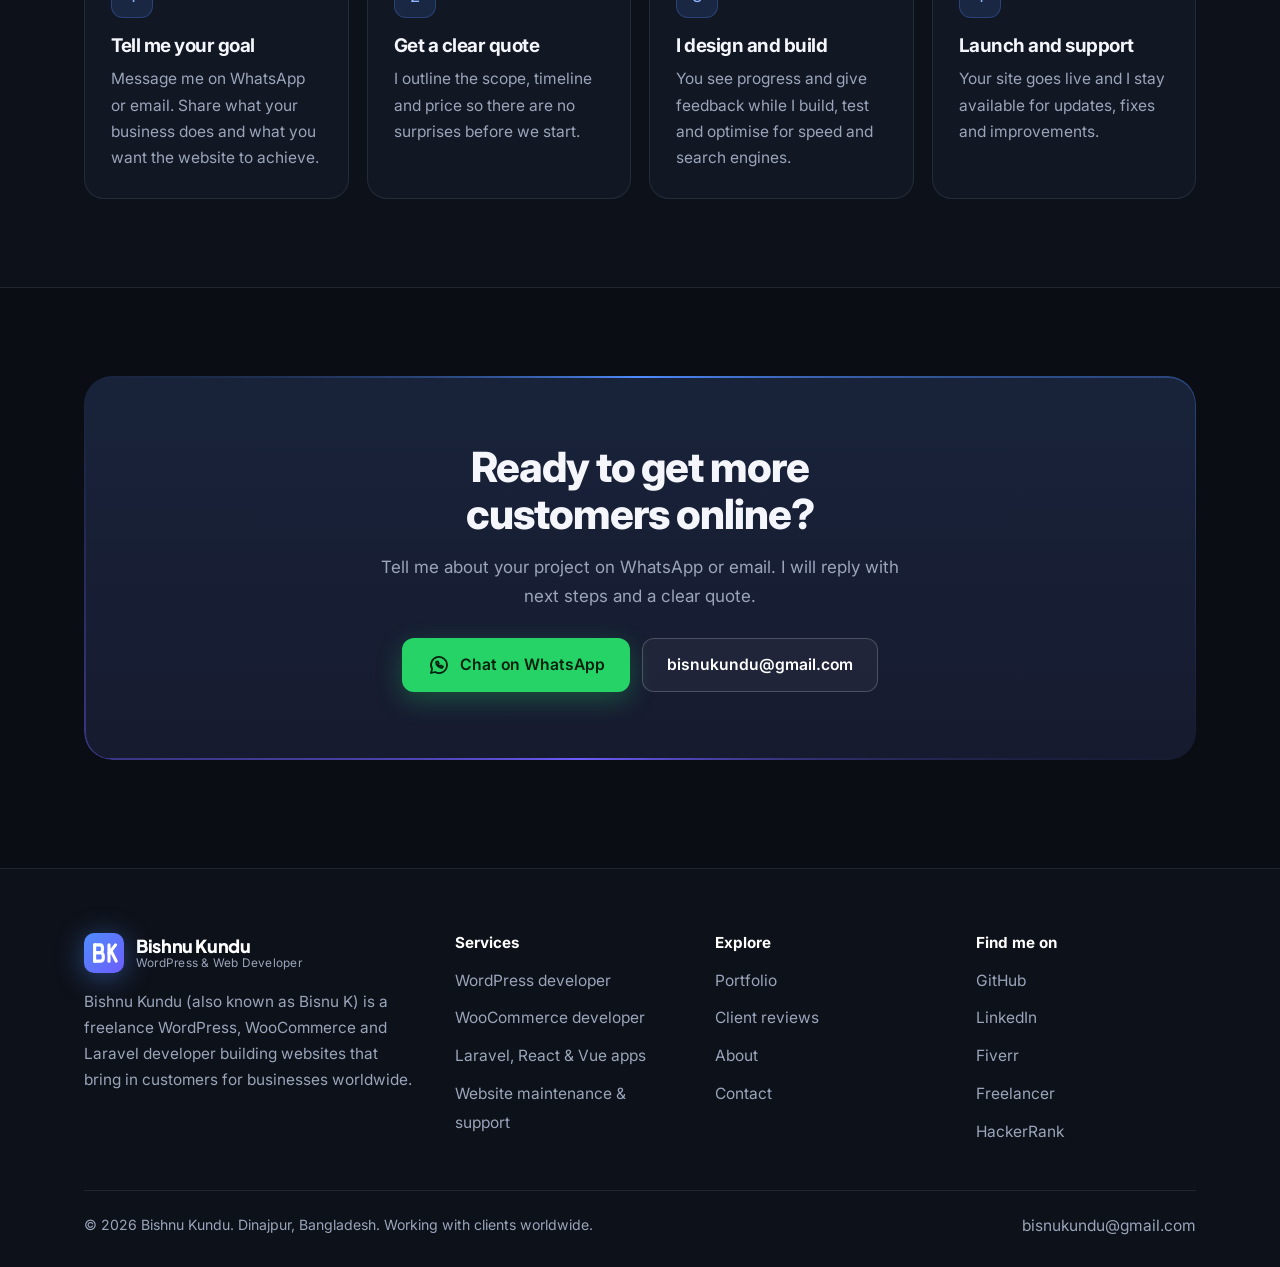
<file: services/index.html>
<!DOCTYPE html>
<html lang="en">
<head>
<meta charset="UTF-8">
<meta name="viewport" content="width=device-width, initial-scale=1">
<title>Web Development Services for Businesses | Bishnu Kundu</title>
<meta name="description" content="WordPress, WooCommerce, Laravel, React and Vue development, website redesign and maintenance for businesses worldwide. Request a quote.">
<meta name="keywords" content="Bishnu Kundu, Bisnu Kundu, bisnukundu, Bisnu K, WordPress developer, WooCommerce developer, freelance web developer worldwide, Laravel developer, website maintenance">
<meta name="robots" content="index,follow,max-image-preview:large">
<link rel="canonical" href="https://bisnukundu.netlify.app/services/">
<meta name="author" content="Bishnu Kundu">
<meta name="theme-color" content="#0a0d14">
<meta property="og:site_name" content="Bishnu Kundu">
<meta property="og:type" content="website">
<meta property="og:locale" content="en_US">
<meta property="og:title" content="Web Development Services for Businesses | Bishnu Kundu">
<meta property="og:description" content="WordPress, WooCommerce, Laravel, React and Vue development, website redesign and maintenance for businesses worldwide. Request a quote.">
<meta property="og:url" content="https://bisnukundu.netlify.app/services/">
<meta property="og:image" content="https://bisnukundu.netlify.app/og-image.png">
<meta property="og:image:width" content="1200">
<meta property="og:image:height" content="630">
<meta property="og:image:alt" content="Bishnu Kundu, freelance WordPress and WooCommerce developer">
<meta name="twitter:card" content="summary_large_image">
<meta name="twitter:title" content="Web Development Services for Businesses | Bishnu Kundu">
<meta name="twitter:description" content="WordPress, WooCommerce, Laravel, React and Vue development, website redesign and maintenance for businesses worldwide. Request a quote.">
<meta name="twitter:image" content="https://bisnukundu.netlify.app/og-image.png">
<link rel="icon" type="image/x-icon" href="/favicon_io/favicon.ico">
<link rel="icon" type="image/png" sizes="32x32" href="/favicon_io/favicon-32x32.png">
<link rel="icon" type="image/png" sizes="16x16" href="/favicon_io/favicon-16x16.png">
<link rel="apple-touch-icon" sizes="180x180" href="/favicon_io/apple-touch-icon.png">
<link rel="manifest" href="/site.webmanifest">
<link rel="preconnect" href="https://fonts.googleapis.com">
<link rel="preconnect" href="https://fonts.gstatic.com" crossorigin>
<link href="https://fonts.googleapis.com/css2?family=Inter:wght@400;500;600&family=Plus+Jakarta+Sans:wght@600;700;800&display=swap" rel="stylesheet">
<link rel="stylesheet" href="/style.css?v=1ecafc1d">
<script>document.documentElement.classList.add('js')</script>

<script type="application/ld+json">{"@context": "https://schema.org", "@type": "BreadcrumbList", "itemListElement": [{"@type": "ListItem", "position": 1, "name": "Home", "item": "https://bisnukundu.netlify.app/"}, {"@type": "ListItem", "position": 2, "name": "Services", "item": "https://bisnukundu.netlify.app/services/"}]}</script><script type="application/ld+json">{"@context": "https://schema.org", "@type": "ProfessionalService", "@id": "https://bisnukundu.netlify.app/#business", "name": "Bishnu Kundu, Web Development", "url": "https://bisnukundu.netlify.app/", "logo": "https://bisnukundu.netlify.app/logo.svg", "image": "https://bisnukundu.netlify.app/og-image.png", "founder": {"@id": "https://bisnukundu.netlify.app/#person"}, "areaServed": {"@type": "Place", "name": "Worldwide"}, "serviceType": ["WordPress development", "WooCommerce development", "Website redesign", "Laravel development", "Website maintenance"], "sameAs": ["https://github.com/bisnukundu", "https://www.linkedin.com/in/bisnukundu/", "https://www.fiverr.com/bisnukundu", "https://www.freelancer.com/u/bisnukundu", "https://www.hackerrank.com/profile/bisnukundu"]}</script>
</head>
<body>
<div class="prog"></div><div class="bg" aria-hidden="true"></div>
<header class="nav"><div class="wrap">
<a class="logo" href="/" aria-label="Bishnu Kundu, home"><svg viewBox="0 0 64 64" aria-hidden="true"><defs><linearGradient id="lg" x1="0" y1="0" x2="1" y2="1"><stop offset="0" stop-color="#4f8cff"/><stop offset="1" stop-color="#6d5dfc"/></linearGradient></defs><rect width="64" height="64" rx="16" fill="url(#lg)"/><g fill="none" stroke="#fff" stroke-width="5" stroke-linecap="round" stroke-linejoin="round"><path d="M17 19v26"/><path d="M17 19h8.5c5.5 0 5.5 12.5 0 12.5H17"/><path d="M17 31.5h9.5c6 0 6 13.5 0 13.5H17"/><path d="M40 19v26"/><path d="M50.5 19 40 32.5"/><path d="M43.5 29l8 16"/></g></svg><span><b>Bishnu Kundu</b><small>WordPress &amp; Web Developer</small></span></a>
<nav aria-label="Main"><ul><li class="dd"><a href="/services/" aria-current=page>Services</a><div class="sub"><ul><li><a href="/services/">All services</a></li><li><a href="/services/wordpress-developer/">WordPress developer</a></li><li><a href="/services/woocommerce-developer/">WooCommerce developer</a></li><li><a href="/services/web-app-development/">Laravel, React &amp; Vue apps</a></li><li><a href="/services/website-maintenance/">Website maintenance &amp; support</a></li></ul></div></li><li><a href="/portfolio/">Portfolio</a></li><li><a href="/reviews/">Reviews</a></li><li><a href="/about/">About</a></li><li><a href="/contact/">Contact</a></li><li><a class="btn btn-wa" href="https://wa.link/w53g4s" target="_blank" rel="noopener">Hire me</a></li></ul></nav>
<button class="burger" aria-label="Open menu" aria-expanded="false">☰</button>
</div></header>
<main>
<section class="ph"><div class="wrap ph-grid"><div><div class="crumbs"><a href="/">Home</a> / Services</div><h1>Web development services that <span class="hl">grow your business</span></h1><p class="lead">From a first website to a full online shop, a custom app or ongoing care, I handle design, development and support so you can focus on your customers.</p><div class="cta"><a class="btn btn-wa" href="https://wa.link/w53g4s" target="_blank" rel="noopener"><svg class="ic" viewBox="0 0 24 24" fill="none" stroke="currentColor" stroke-width="1.8" stroke-linecap="round" stroke-linejoin="round" aria-hidden="true"><path d="M20 12a8 8 0 0 1-11.9 7L4 20l1.1-4A8 8 0 1 1 20 12Z"/><path d="M9 9c0 3 3 6 6 6l1-1.5-2-1-1 .7c-.8-.4-1.5-1.1-1.9-1.9l.7-1-1-2L9 9Z"/></svg>Get a quote on WhatsApp</a><a class="btn btn-line" href="/portfolio/">See my work</a></div><div class="mini"><span>WordPress and WooCommerce</span><span>Laravel, React and Vue</span><span>Maintenance and support</span></div></div><div class="vis" aria-hidden="true"><div class="vwin"><div class="vtop"><i></i><i></i><i></i><b>yourbusiness.com</b></div><div class="vbody"><div class="sk hero-b">Your new WordPress site</div><div class="sk w60"></div><div class="sk w40"></div><div class="g3"><div class="sk"></div><div class="sk"></div><div class="sk"></div></div></div></div><div class="vfloat a"><svg class="ic" viewBox="0 0 24 24" fill="none" stroke="currentColor" stroke-width="1.8" stroke-linecap="round" stroke-linejoin="round" aria-hidden="true"><path d="M4 16a8 8 0 1 1 16 0M12 16l4-5"/></svg><div><b>Fast loading</b><small>Optimised for speed</small></div></div><div class="vfloat b"><svg class="ic" viewBox="0 0 24 24" fill="none" stroke="currentColor" stroke-width="1.8" stroke-linecap="round" stroke-linejoin="round" aria-hidden="true"><path d="m8 7-5 5 5 5M16 7l5 5-5 5M14 4l-4 16"/></svg><div><b>Custom plugin</b><small>Built for your needs</small></div></div></div></div></section><section><div class="wrap"><div class="bento">
<a class="card wide rv" href="/services/wordpress-developer/"><div class="ico"><svg class="ic" viewBox="0 0 24 24" fill="none" stroke="currentColor" stroke-width="1.8" stroke-linecap="round" stroke-linejoin="round" aria-hidden="true"><path d="M12 3 3 8l9 5 9-5-9-5Z"/><path d="m3 13 9 5 9-5"/></svg></div><h3>WordPress development and redesign</h3><p>Business websites, Elementor Pro designs, custom themes and plugins, speed optimisation and bug fixing. The most flexible way to own a site you can edit yourself.</p><span class="more-link">WordPress developer →</span></a>
<a class="card rv" href="/services/woocommerce-developer/"><div class="ico"><svg class="ic" viewBox="0 0 24 24" fill="none" stroke="currentColor" stroke-width="1.8" stroke-linecap="round" stroke-linejoin="round" aria-hidden="true"><circle cx="9" cy="20" r="1.5"/><circle cx="18" cy="20" r="1.5"/><path d="M3 4h2l2.4 11h11l2-8H6.5"/></svg></div><h3>WooCommerce shops</h3><p>Online stores with catalogue, payments and shipping.</p><span class="more-link">WooCommerce developer →</span></a>
<a class="card rv" href="/services/web-app-development/"><div class="ico"><svg class="ic" viewBox="0 0 24 24" fill="none" stroke="currentColor" stroke-width="1.8" stroke-linecap="round" stroke-linejoin="round" aria-hidden="true"><path d="m8 7-5 5 5 5M16 7l5 5-5 5M14 4l-4 16"/></svg></div><h3>Laravel, React and Vue</h3><p>Custom web apps, dashboards and API integrations.</p><span class="more-link">Web app developer →</span></a>
<a class="card wide rv" href="/services/website-maintenance/"><div class="ico"><svg class="ic" viewBox="0 0 24 24" fill="none" stroke="currentColor" stroke-width="1.8" stroke-linecap="round" stroke-linejoin="round" aria-hidden="true"><path d="M12 3 4 6v6c0 5 3.5 8 8 9 4.5-1 8-4 8-9V6l-8-3Z"/><path d="m9 12 2 2 4-4"/></svg></div><h3>Website maintenance and support</h3><p>Updates, backups, security checks, speed monitoring and fixes for WordPress websites, business websites and e-commerce stores. Keep your site safe, fast and earning.</p><span class="more-link">Maintenance and support →</span></a>
</div></div></section>
<section class="band"><div class="wrap"><div class="sh rv"><h2>How we work together</h2></div><div class="steps"><div class="step rv"><h3>Tell me your goal</h3><p>Message me on WhatsApp or email. Share what your business does and what you want the website to achieve.</p></div><div class="step rv"><h3>Get a clear quote</h3><p>I outline the scope, timeline and price so there are no surprises before we start.</p></div><div class="step rv"><h3>I design and build</h3><p>You see progress and give feedback while I build, test and optimise for speed and search engines.</p></div><div class="step rv"><h3>Launch and support</h3><p>Your site goes live and I stay available for updates, fixes and improvements.</p></div></div></div></section>
<section><div class="wrap"><div class="ctabox rv"><h2>Ready to get more customers online?</h2><p>Tell me about your project on WhatsApp or email. I will reply with next steps and a clear quote.</p><div class="cta"><a class="btn btn-wa" href="https://wa.link/w53g4s" target="_blank" rel="noopener"><svg class="ic" viewBox="0 0 24 24" fill="none" stroke="currentColor" stroke-width="1.8" stroke-linecap="round" stroke-linejoin="round" aria-hidden="true"><path d="M20 12a8 8 0 0 1-11.9 7L4 20l1.1-4A8 8 0 1 1 20 12Z"/><path d="M9 9c0 3 3 6 6 6l1-1.5-2-1-1 .7c-.8-.4-1.5-1.1-1.9-1.9l.7-1-1-2L9 9Z"/></svg>Chat on WhatsApp</a><a class="btn btn-line" href="mailto:bisnukundu@gmail.com">bisnukundu@gmail.com</a></div></div></div></section>
</main>
<footer><div class="wrap">
<div class="fg">
<div><a class="logo" href="/" aria-label="Bishnu Kundu, home"><svg viewBox="0 0 64 64" aria-hidden="true"><defs><linearGradient id="lg" x1="0" y1="0" x2="1" y2="1"><stop offset="0" stop-color="#4f8cff"/><stop offset="1" stop-color="#6d5dfc"/></linearGradient></defs><rect width="64" height="64" rx="16" fill="url(#lg)"/><g fill="none" stroke="#fff" stroke-width="5" stroke-linecap="round" stroke-linejoin="round"><path d="M17 19v26"/><path d="M17 19h8.5c5.5 0 5.5 12.5 0 12.5H17"/><path d="M17 31.5h9.5c6 0 6 13.5 0 13.5H17"/><path d="M40 19v26"/><path d="M50.5 19 40 32.5"/><path d="M43.5 29l8 16"/></g></svg><span><b>Bishnu Kundu</b><small>WordPress &amp; Web Developer</small></span></a><p>Bishnu Kundu (also known as Bisnu K) is a freelance WordPress, WooCommerce and Laravel developer building websites that bring in customers for businesses worldwide.</p></div>
<div><h3>Services</h3><ul><li><a href="/services/wordpress-developer/">WordPress developer</a></li><li><a href="/services/woocommerce-developer/">WooCommerce developer</a></li><li><a href="/services/web-app-development/">Laravel, React &amp; Vue apps</a></li><li><a href="/services/website-maintenance/">Website maintenance &amp; support</a></li></ul></div>
<div><h3>Explore</h3><ul><li><a href="/portfolio/">Portfolio</a></li><li><a href="/reviews/">Client reviews</a></li><li><a href="/about/">About</a></li><li><a href="/contact/">Contact</a></li></ul></div>
<div><h3>Find me on</h3><ul><li><a href="https://github.com/bisnukundu" rel="me noopener" target="_blank">GitHub</a></li><li><a href="https://www.linkedin.com/in/bisnukundu/" rel="me noopener" target="_blank">LinkedIn</a></li><li><a href="https://www.fiverr.com/bisnukundu" rel="me noopener" target="_blank">Fiverr</a></li><li><a href="https://www.freelancer.com/u/bisnukundu" rel="me noopener" target="_blank">Freelancer</a></li><li><a href="https://www.hackerrank.com/profile/bisnukundu" rel="me noopener" target="_blank">HackerRank</a></li></ul></div>
</div>
<div class="copy"><span>© <script>document.write(new Date().getFullYear())</script> Bishnu Kundu. Dinajpur, Bangladesh. Working with clients worldwide.</span><a href="mailto:bisnukundu@gmail.com">bisnukundu@gmail.com</a></div>
</div></footer>
<a class="wa-fab" href="https://wa.link/w53g4s" target="_blank" rel="noopener" aria-label="Chat on WhatsApp"><svg class="ic" viewBox="0 0 24 24" fill="none" stroke="currentColor" stroke-width="1.8" stroke-linecap="round" stroke-linejoin="round" aria-hidden="true"><path d="M20 12a8 8 0 0 1-11.9 7L4 20l1.1-4A8 8 0 1 1 20 12Z"/><path d="M9 9c0 3 3 6 6 6l1-1.5-2-1-1 .7c-.8-.4-1.5-1.1-1.9-1.9l.7-1-1-2L9 9Z"/></svg></a>
<script src="/app.js?v=1ecafc1d" defer></script>
</body>
</html>
</file>
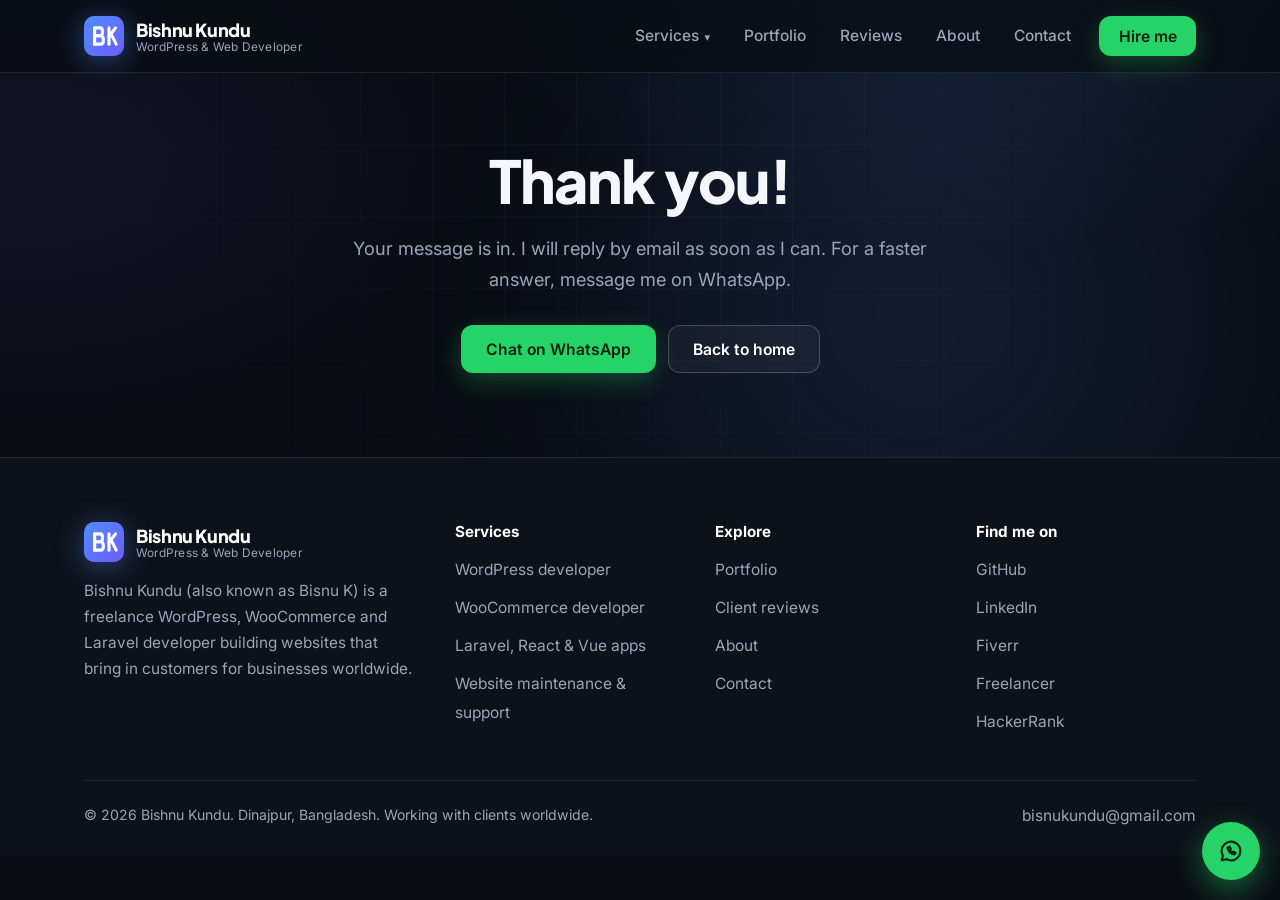
<file: thank-you/index.html>
<!DOCTYPE html>
<html lang="en">
<head>
<meta charset="UTF-8">
<meta name="viewport" content="width=device-width, initial-scale=1">
<title>Thank you | Bishnu Kundu</title>
<meta name="description" content="Your message was sent.">
<meta name="keywords" content="Bishnu Kundu, Bisnu Kundu, bisnukundu, Bisnu K, WordPress developer, WooCommerce developer, freelance web developer worldwide, Laravel developer, website maintenance">
<meta name="robots" content="noindex,follow">
<link rel="canonical" href="https://bisnukundu.netlify.app/thank-you/">
<meta name="author" content="Bishnu Kundu">
<meta name="theme-color" content="#0a0d14">
<meta property="og:site_name" content="Bishnu Kundu">
<meta property="og:type" content="website">
<meta property="og:locale" content="en_US">
<meta property="og:title" content="Thank you | Bishnu Kundu">
<meta property="og:description" content="Your message was sent.">
<meta property="og:url" content="https://bisnukundu.netlify.app/thank-you/">
<meta property="og:image" content="https://bisnukundu.netlify.app/og-image.png">
<meta property="og:image:width" content="1200">
<meta property="og:image:height" content="630">
<meta property="og:image:alt" content="Bishnu Kundu, freelance WordPress and WooCommerce developer">
<meta name="twitter:card" content="summary_large_image">
<meta name="twitter:title" content="Thank you | Bishnu Kundu">
<meta name="twitter:description" content="Your message was sent.">
<meta name="twitter:image" content="https://bisnukundu.netlify.app/og-image.png">
<link rel="icon" type="image/x-icon" href="/favicon_io/favicon.ico">
<link rel="icon" type="image/png" sizes="32x32" href="/favicon_io/favicon-32x32.png">
<link rel="icon" type="image/png" sizes="16x16" href="/favicon_io/favicon-16x16.png">
<link rel="apple-touch-icon" sizes="180x180" href="/favicon_io/apple-touch-icon.png">
<link rel="manifest" href="/site.webmanifest">
<link rel="preconnect" href="https://fonts.googleapis.com">
<link rel="preconnect" href="https://fonts.gstatic.com" crossorigin>
<link href="https://fonts.googleapis.com/css2?family=Inter:wght@400;500;600&family=Plus+Jakarta+Sans:wght@600;700;800&display=swap" rel="stylesheet">
<link rel="stylesheet" href="/style.css?v=1ecafc1d">
<script>document.documentElement.classList.add('js')</script>


</head>
<body>
<div class="prog"></div><div class="bg" aria-hidden="true"></div>
<header class="nav"><div class="wrap">
<a class="logo" href="/" aria-label="Bishnu Kundu, home"><svg viewBox="0 0 64 64" aria-hidden="true"><defs><linearGradient id="lg" x1="0" y1="0" x2="1" y2="1"><stop offset="0" stop-color="#4f8cff"/><stop offset="1" stop-color="#6d5dfc"/></linearGradient></defs><rect width="64" height="64" rx="16" fill="url(#lg)"/><g fill="none" stroke="#fff" stroke-width="5" stroke-linecap="round" stroke-linejoin="round"><path d="M17 19v26"/><path d="M17 19h8.5c5.5 0 5.5 12.5 0 12.5H17"/><path d="M17 31.5h9.5c6 0 6 13.5 0 13.5H17"/><path d="M40 19v26"/><path d="M50.5 19 40 32.5"/><path d="M43.5 29l8 16"/></g></svg><span><b>Bishnu Kundu</b><small>WordPress &amp; Web Developer</small></span></a>
<nav aria-label="Main"><ul><li class="dd"><a href="/services/">Services</a><div class="sub"><ul><li><a href="/services/">All services</a></li><li><a href="/services/wordpress-developer/">WordPress developer</a></li><li><a href="/services/woocommerce-developer/">WooCommerce developer</a></li><li><a href="/services/web-app-development/">Laravel, React &amp; Vue apps</a></li><li><a href="/services/website-maintenance/">Website maintenance &amp; support</a></li></ul></div></li><li><a href="/portfolio/">Portfolio</a></li><li><a href="/reviews/">Reviews</a></li><li><a href="/about/">About</a></li><li><a href="/contact/">Contact</a></li><li><a class="btn btn-wa" href="https://wa.link/w53g4s" target="_blank" rel="noopener">Hire me</a></li></ul></nav>
<button class="burger" aria-label="Open menu" aria-expanded="false">☰</button>
</div></header>
<main>
<section class="hero"><div class="wrap" style="text-align:center;max-width:720px"><h1>Thank you!</h1><p class="lead" style="margin:20px auto">Your message is in. I will reply by email as soon as I can. For a faster answer, message me on WhatsApp.</p><div class="cta" style="justify-content:center"><a class="btn btn-wa" href="https://wa.link/w53g4s" target="_blank" rel="noopener">Chat on WhatsApp</a><a class="btn btn-line" href="/">Back to home</a></div></div></section>
</main>
<footer><div class="wrap">
<div class="fg">
<div><a class="logo" href="/" aria-label="Bishnu Kundu, home"><svg viewBox="0 0 64 64" aria-hidden="true"><defs><linearGradient id="lg" x1="0" y1="0" x2="1" y2="1"><stop offset="0" stop-color="#4f8cff"/><stop offset="1" stop-color="#6d5dfc"/></linearGradient></defs><rect width="64" height="64" rx="16" fill="url(#lg)"/><g fill="none" stroke="#fff" stroke-width="5" stroke-linecap="round" stroke-linejoin="round"><path d="M17 19v26"/><path d="M17 19h8.5c5.5 0 5.5 12.5 0 12.5H17"/><path d="M17 31.5h9.5c6 0 6 13.5 0 13.5H17"/><path d="M40 19v26"/><path d="M50.5 19 40 32.5"/><path d="M43.5 29l8 16"/></g></svg><span><b>Bishnu Kundu</b><small>WordPress &amp; Web Developer</small></span></a><p>Bishnu Kundu (also known as Bisnu K) is a freelance WordPress, WooCommerce and Laravel developer building websites that bring in customers for businesses worldwide.</p></div>
<div><h3>Services</h3><ul><li><a href="/services/wordpress-developer/">WordPress developer</a></li><li><a href="/services/woocommerce-developer/">WooCommerce developer</a></li><li><a href="/services/web-app-development/">Laravel, React &amp; Vue apps</a></li><li><a href="/services/website-maintenance/">Website maintenance &amp; support</a></li></ul></div>
<div><h3>Explore</h3><ul><li><a href="/portfolio/">Portfolio</a></li><li><a href="/reviews/">Client reviews</a></li><li><a href="/about/">About</a></li><li><a href="/contact/">Contact</a></li></ul></div>
<div><h3>Find me on</h3><ul><li><a href="https://github.com/bisnukundu" rel="me noopener" target="_blank">GitHub</a></li><li><a href="https://www.linkedin.com/in/bisnukundu/" rel="me noopener" target="_blank">LinkedIn</a></li><li><a href="https://www.fiverr.com/bisnukundu" rel="me noopener" target="_blank">Fiverr</a></li><li><a href="https://www.freelancer.com/u/bisnukundu" rel="me noopener" target="_blank">Freelancer</a></li><li><a href="https://www.hackerrank.com/profile/bisnukundu" rel="me noopener" target="_blank">HackerRank</a></li></ul></div>
</div>
<div class="copy"><span>© <script>document.write(new Date().getFullYear())</script> Bishnu Kundu. Dinajpur, Bangladesh. Working with clients worldwide.</span><a href="mailto:bisnukundu@gmail.com">bisnukundu@gmail.com</a></div>
</div></footer>
<a class="wa-fab" href="https://wa.link/w53g4s" target="_blank" rel="noopener" aria-label="Chat on WhatsApp"><svg class="ic" viewBox="0 0 24 24" fill="none" stroke="currentColor" stroke-width="1.8" stroke-linecap="round" stroke-linejoin="round" aria-hidden="true"><path d="M20 12a8 8 0 0 1-11.9 7L4 20l1.1-4A8 8 0 1 1 20 12Z"/><path d="M9 9c0 3 3 6 6 6l1-1.5-2-1-1 .7c-.8-.4-1.5-1.1-1.9-1.9l.7-1-1-2L9 9Z"/></svg></a>
<script src="/app.js?v=1ecafc1d" defer></script>
</body>
</html>
</file>
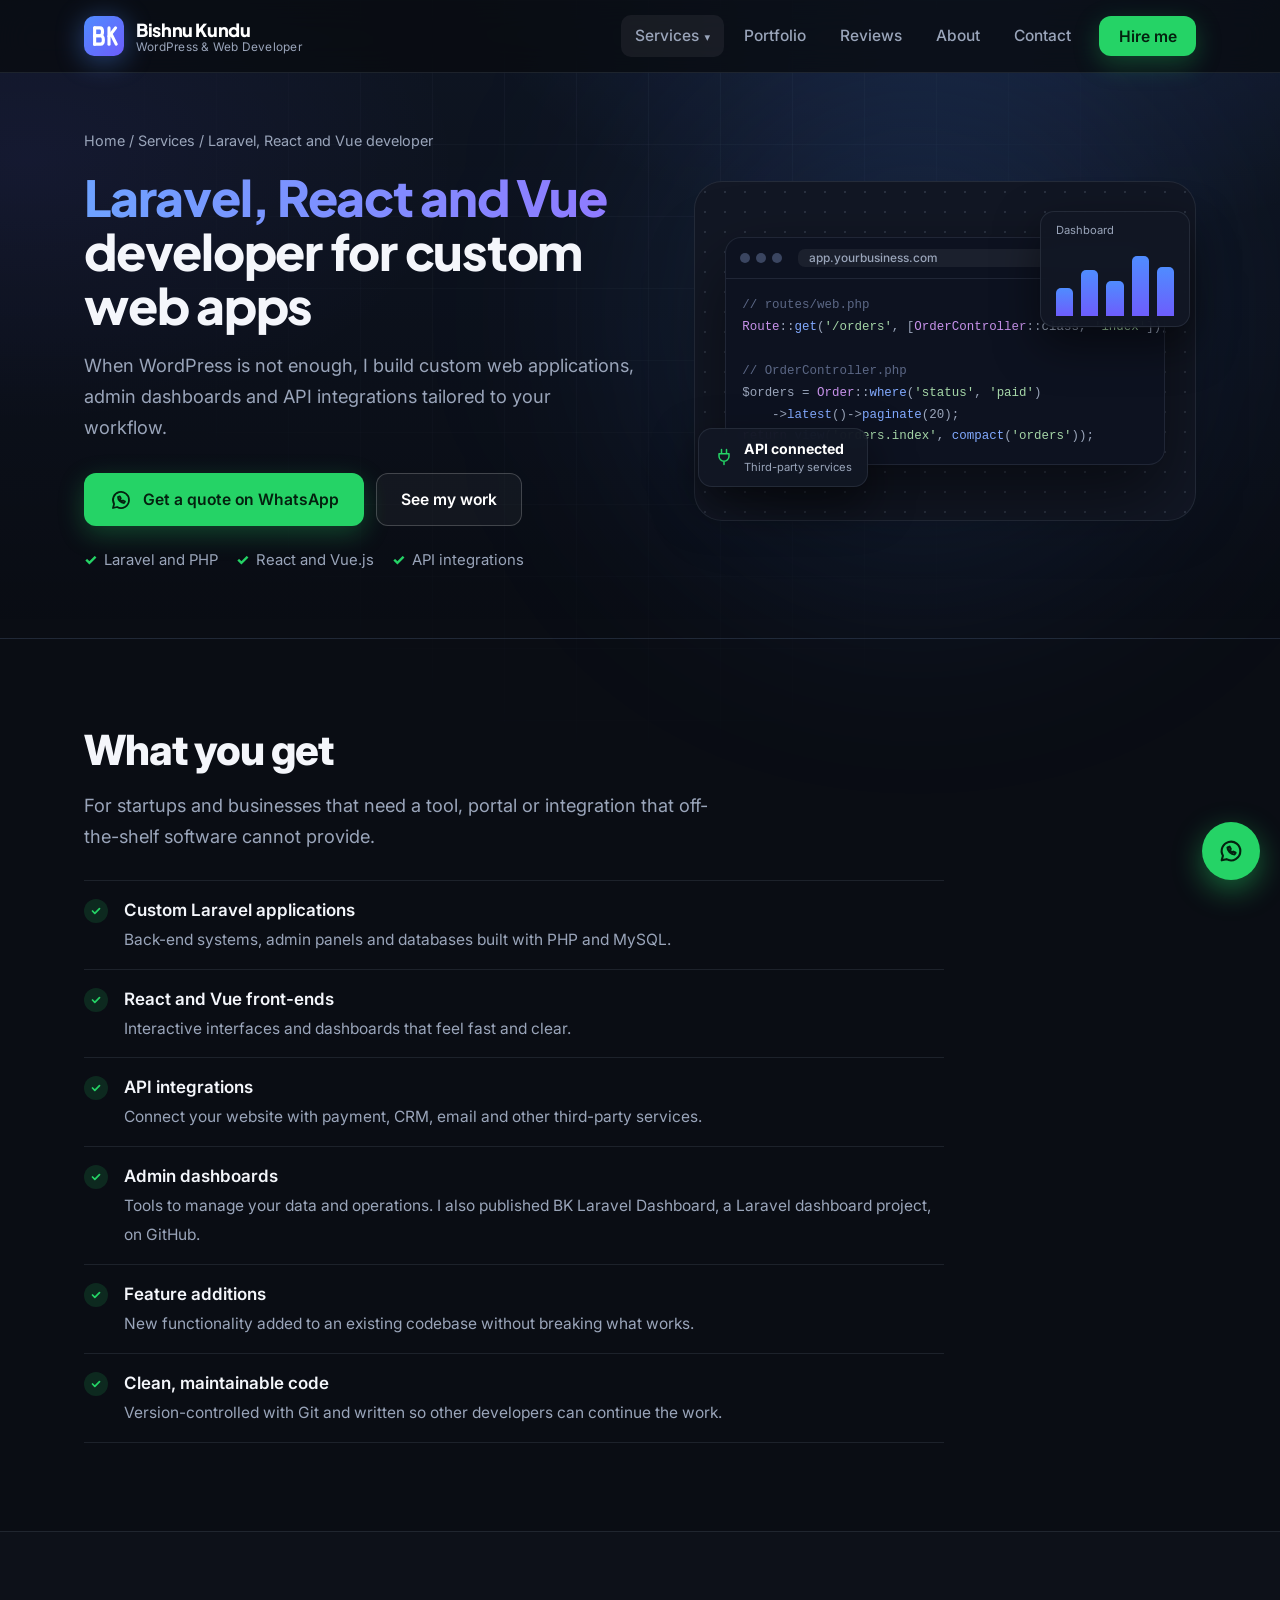
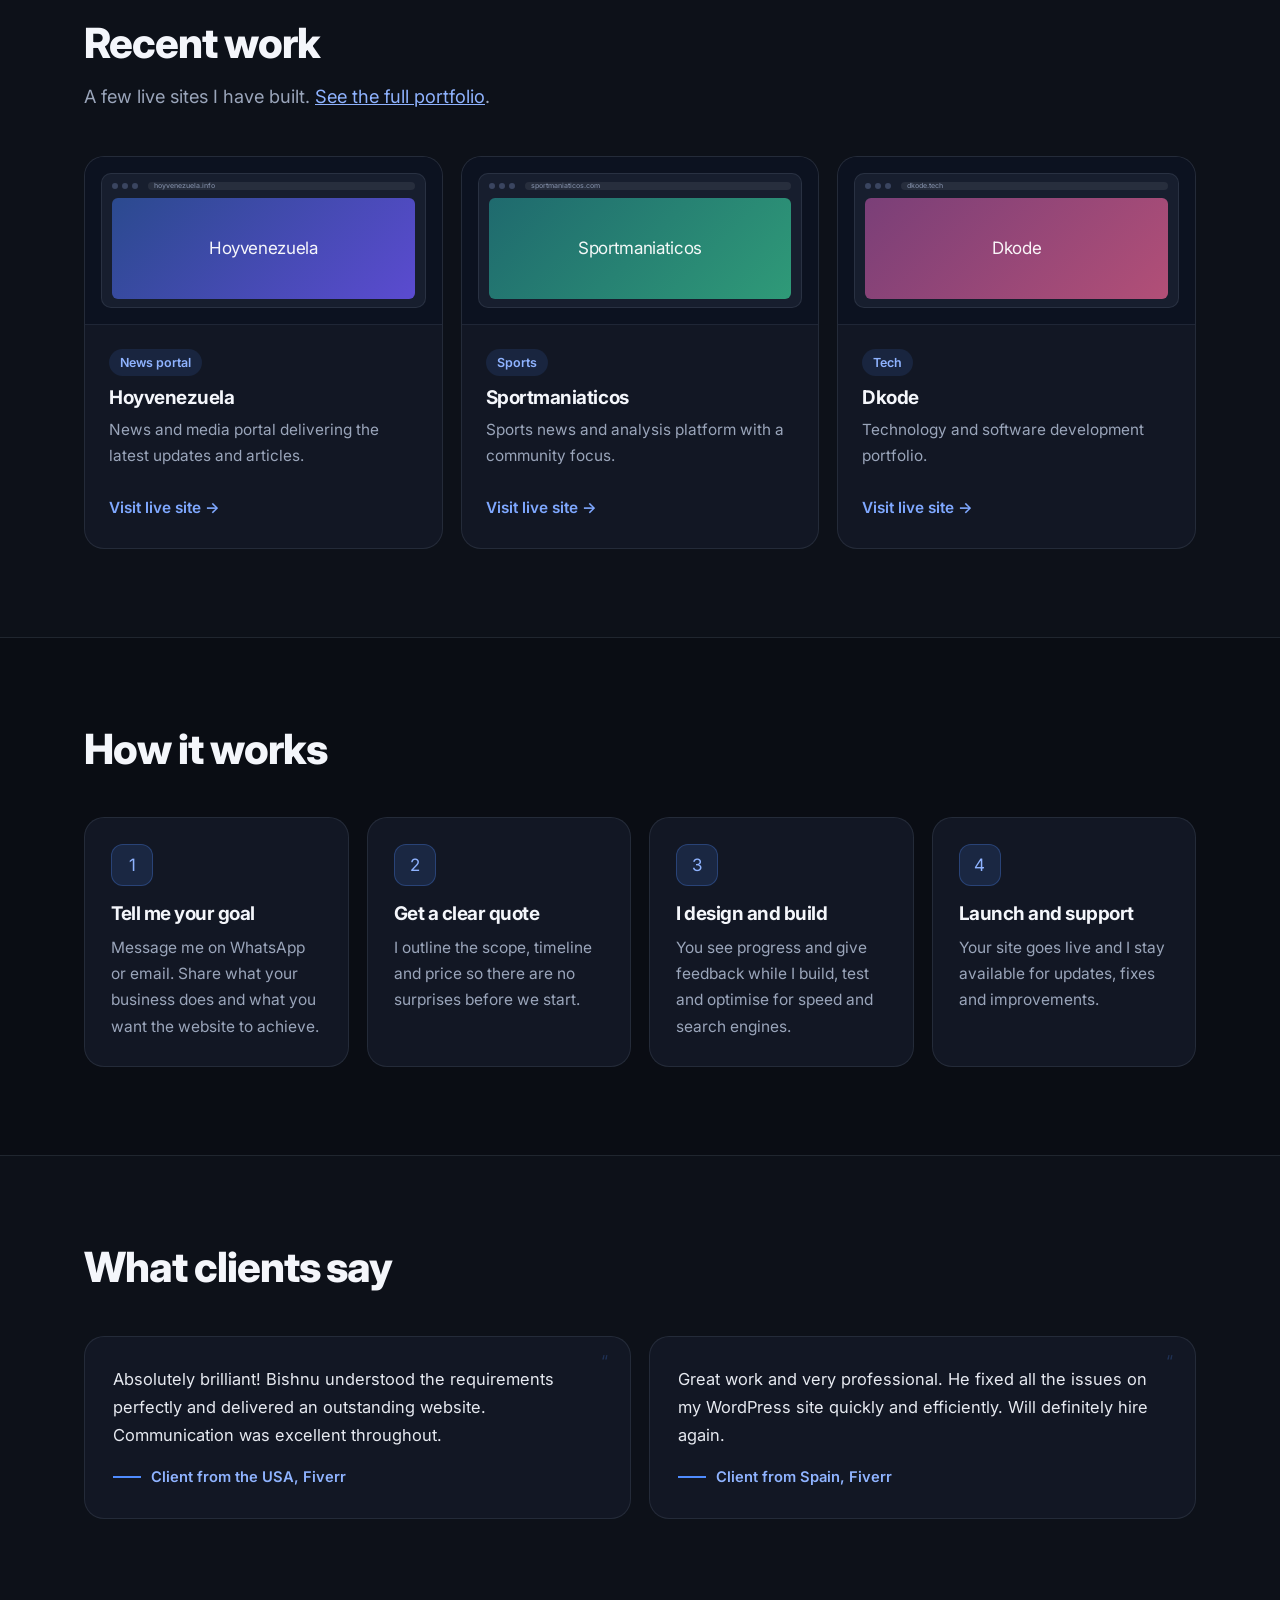
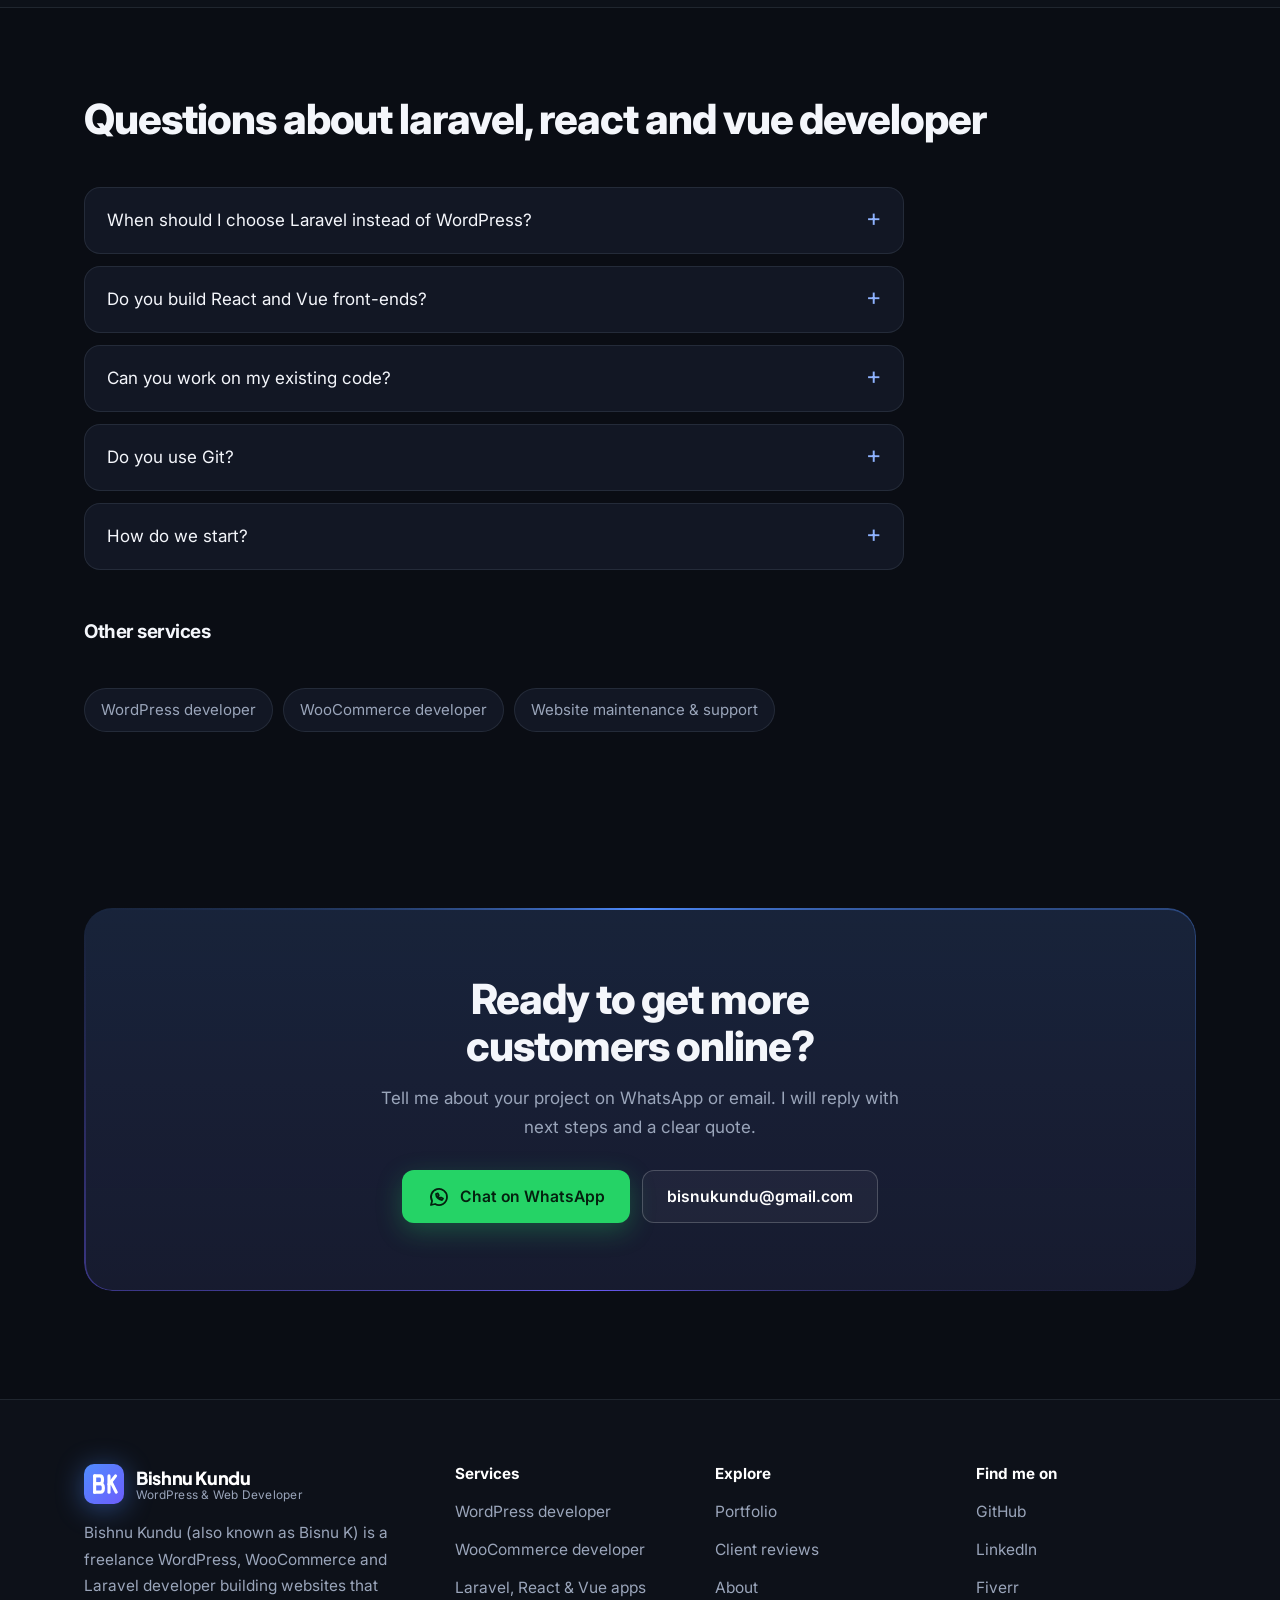
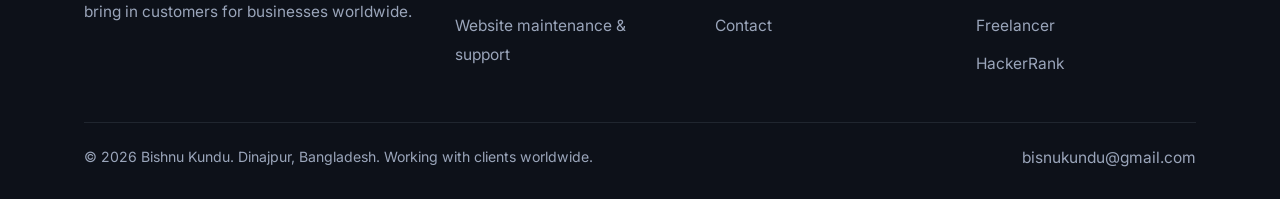
<file: services/web-app-development/index.html>
<!DOCTYPE html>
<html lang="en">
<head>
<meta charset="UTF-8">
<meta name="viewport" content="width=device-width, initial-scale=1">
<title>Laravel, React &amp; Vue Developer for Hire | Bishnu Kundu</title>
<meta name="description" content="Hire a freelance Laravel, React and Vue.js developer for custom web applications, dashboards and API integrations. Request a quote.">
<meta name="keywords" content="Bishnu Kundu, Bisnu Kundu, bisnukundu, Bisnu K, WordPress developer, WooCommerce developer, freelance web developer worldwide, Laravel developer, website maintenance">
<meta name="robots" content="index,follow,max-image-preview:large">
<link rel="canonical" href="https://bisnukundu.netlify.app/services/web-app-development/">
<meta name="author" content="Bishnu Kundu">
<meta name="theme-color" content="#0a0d14">
<meta property="og:site_name" content="Bishnu Kundu">
<meta property="og:type" content="website">
<meta property="og:locale" content="en_US">
<meta property="og:title" content="Laravel, React &amp; Vue Developer for Hire | Bishnu Kundu">
<meta property="og:description" content="Hire a freelance Laravel, React and Vue.js developer for custom web applications, dashboards and API integrations. Request a quote.">
<meta property="og:url" content="https://bisnukundu.netlify.app/services/web-app-development/">
<meta property="og:image" content="https://bisnukundu.netlify.app/og-image.png">
<meta property="og:image:width" content="1200">
<meta property="og:image:height" content="630">
<meta property="og:image:alt" content="Bishnu Kundu, freelance WordPress and WooCommerce developer">
<meta name="twitter:card" content="summary_large_image">
<meta name="twitter:title" content="Laravel, React &amp; Vue Developer for Hire | Bishnu Kundu">
<meta name="twitter:description" content="Hire a freelance Laravel, React and Vue.js developer for custom web applications, dashboards and API integrations. Request a quote.">
<meta name="twitter:image" content="https://bisnukundu.netlify.app/og-image.png">
<link rel="icon" type="image/x-icon" href="/favicon_io/favicon.ico">
<link rel="icon" type="image/png" sizes="32x32" href="/favicon_io/favicon-32x32.png">
<link rel="icon" type="image/png" sizes="16x16" href="/favicon_io/favicon-16x16.png">
<link rel="apple-touch-icon" sizes="180x180" href="/favicon_io/apple-touch-icon.png">
<link rel="manifest" href="/site.webmanifest">
<link rel="preconnect" href="https://fonts.googleapis.com">
<link rel="preconnect" href="https://fonts.gstatic.com" crossorigin>
<link href="https://fonts.googleapis.com/css2?family=Inter:wght@400;500;600&family=Plus+Jakarta+Sans:wght@600;700;800&display=swap" rel="stylesheet">
<link rel="stylesheet" href="/style.css?v=1ecafc1d">
<script>document.documentElement.classList.add('js')</script>

<script type="application/ld+json">{"@context": "https://schema.org", "@type": "BreadcrumbList", "itemListElement": [{"@type": "ListItem", "position": 1, "name": "Home", "item": "https://bisnukundu.netlify.app/"}, {"@type": "ListItem", "position": 2, "name": "Services", "item": "https://bisnukundu.netlify.app/services/"}, {"@type": "ListItem", "position": 3, "name": "Laravel, React and Vue developer", "item": "https://bisnukundu.netlify.app/services/web-app-development/"}]}</script><script type="application/ld+json">{"@context": "https://schema.org", "@type": "Service", "name": "Laravel, React and Vue developer", "provider": {"@id": "https://bisnukundu.netlify.app/#business"}, "areaServed": "Worldwide", "description": "Hire a freelance Laravel, React and Vue.js developer for custom web applications, dashboards and API integrations. Request a quote.", "url": "https://bisnukundu.netlify.app/services/web-app-development/"}</script><script type="application/ld+json">{"@context": "https://schema.org", "@type": "FAQPage", "mainEntity": [{"@type": "Question", "name": "When should I choose Laravel instead of WordPress?", "acceptedAnswer": {"@type": "Answer", "text": "Choose Laravel when you need custom logic, user accounts, dashboards or integrations that go beyond what a content website needs."}}, {"@type": "Question", "name": "Do you build React and Vue front-ends?", "acceptedAnswer": {"@type": "Answer", "text": "Yes. I build interactive front-ends in React and Vue.js and connect them to APIs."}}, {"@type": "Question", "name": "Can you work on my existing code?", "acceptedAnswer": {"@type": "Answer", "text": "Yes. I can add features, fix bugs and improve existing PHP, JavaScript and Laravel projects."}}, {"@type": "Question", "name": "Do you use Git?", "acceptedAnswer": {"@type": "Answer", "text": "Yes. Every project is version controlled so changes are tracked and reversible."}}, {"@type": "Question", "name": "How do we start?", "acceptedAnswer": {"@type": "Answer", "text": "Send me a short description of what the application should do and I will reply with questions and a quote."}}]}</script>
</head>
<body>
<div class="prog"></div><div class="bg" aria-hidden="true"></div>
<header class="nav"><div class="wrap">
<a class="logo" href="/" aria-label="Bishnu Kundu, home"><svg viewBox="0 0 64 64" aria-hidden="true"><defs><linearGradient id="lg" x1="0" y1="0" x2="1" y2="1"><stop offset="0" stop-color="#4f8cff"/><stop offset="1" stop-color="#6d5dfc"/></linearGradient></defs><rect width="64" height="64" rx="16" fill="url(#lg)"/><g fill="none" stroke="#fff" stroke-width="5" stroke-linecap="round" stroke-linejoin="round"><path d="M17 19v26"/><path d="M17 19h8.5c5.5 0 5.5 12.5 0 12.5H17"/><path d="M17 31.5h9.5c6 0 6 13.5 0 13.5H17"/><path d="M40 19v26"/><path d="M50.5 19 40 32.5"/><path d="M43.5 29l8 16"/></g></svg><span><b>Bishnu Kundu</b><small>WordPress &amp; Web Developer</small></span></a>
<nav aria-label="Main"><ul><li class="dd"><a href="/services/" aria-current=page>Services</a><div class="sub"><ul><li><a href="/services/">All services</a></li><li><a href="/services/wordpress-developer/">WordPress developer</a></li><li><a href="/services/woocommerce-developer/">WooCommerce developer</a></li><li><a href="/services/web-app-development/">Laravel, React &amp; Vue apps</a></li><li><a href="/services/website-maintenance/">Website maintenance &amp; support</a></li></ul></div></li><li><a href="/portfolio/">Portfolio</a></li><li><a href="/reviews/">Reviews</a></li><li><a href="/about/">About</a></li><li><a href="/contact/">Contact</a></li><li><a class="btn btn-wa" href="https://wa.link/w53g4s" target="_blank" rel="noopener">Hire me</a></li></ul></nav>
<button class="burger" aria-label="Open menu" aria-expanded="false">☰</button>
</div></header>
<main>
<section class="ph"><div class="wrap ph-grid"><div><div class="crumbs"><a href="/">Home</a> / <a href="/services/">Services</a> / Laravel, React and Vue developer</div><h1><span class="hl">Laravel, React and Vue</span> developer for custom web apps</h1><p class="lead">When WordPress is not enough, I build custom web applications, admin dashboards and API integrations tailored to your workflow.</p><div class="cta"><a class="btn btn-wa" href="https://wa.link/w53g4s" target="_blank" rel="noopener"><svg class="ic" viewBox="0 0 24 24" fill="none" stroke="currentColor" stroke-width="1.8" stroke-linecap="round" stroke-linejoin="round" aria-hidden="true"><path d="M20 12a8 8 0 0 1-11.9 7L4 20l1.1-4A8 8 0 1 1 20 12Z"/><path d="M9 9c0 3 3 6 6 6l1-1.5-2-1-1 .7c-.8-.4-1.5-1.1-1.9-1.9l.7-1-1-2L9 9Z"/></svg>Get a quote on WhatsApp</a><a class="btn btn-line" href="/portfolio/">See my work</a></div><div class="mini"><span>Laravel and PHP</span><span>React and Vue.js</span><span>API integrations</span></div></div><div class="vis" aria-hidden="true"><div class="vwin"><div class="vtop"><i></i><i></i><i></i><b>app.yourbusiness.com</b></div><div class="code"><span class="c">// routes/web.php</span>
<span class="k">Route</span>::<span class="f">get</span>(<span class="s">'/orders'</span>, [<span class="k">OrderController</span>::class, <span class="s">'index'</span>]);

<span class="c">// OrderController.php</span>
$orders = <span class="k">Order</span>::<span class="f">where</span>(<span class="s">'status'</span>, <span class="s">'paid'</span>)
    -&gt;<span class="f">latest</span>()-&gt;<span class="f">paginate</span>(20);
<span class="k">return</span> <span class="f">view</span>(<span class="s">'orders.index'</span>, <span class="f">compact</span>(<span class="s">'orders'</span>));</div></div><div class="vfloat a" style="flex-direction:column;align-items:stretch;width:150px;gap:8px"><small>Dashboard</small><div class="bars"><i></i><i></i><i></i><i></i><i></i></div></div><div class="vfloat b"><svg class="ic" viewBox="0 0 24 24" fill="none" stroke="currentColor" stroke-width="1.8" stroke-linecap="round" stroke-linejoin="round" aria-hidden="true"><path d="M9 3v5M15 3v5M6 8h12v3a6 6 0 0 1-12 0V8ZM12 17v4"/></svg><div><b>API connected</b><small>Third-party services</small></div></div></div></div></section><section><div class="wrap split stack"><div class="rv"><h2>What you get</h2><p class="lead" style="margin-top:16px">For startups and businesses that need a tool, portal or integration that off-the-shelf software cannot provide.</p></div>
<ul class="ticks"><li class="rv"><b>Custom Laravel applications</b><span>Back-end systems, admin panels and databases built with PHP and MySQL.</span></li><li class="rv"><b>React and Vue front-ends</b><span>Interactive interfaces and dashboards that feel fast and clear.</span></li><li class="rv"><b>API integrations</b><span>Connect your website with payment, CRM, email and other third-party services.</span></li><li class="rv"><b>Admin dashboards</b><span>Tools to manage your data and operations. I also published BK Laravel Dashboard, a Laravel dashboard project, on GitHub.</span></li><li class="rv"><b>Feature additions</b><span>New functionality added to an existing codebase without breaking what works.</span></li><li class="rv"><b>Clean, maintainable code</b><span>Version-controlled with Git and written so other developers can continue the work.</span></li></ul></div></section>

<section class="band"><div class="wrap"><div class="sh rv"><h2>Recent work</h2><p class="lead">A few live sites I have built. <a href="/portfolio/" style="color:#8fb3ff">See the full portfolio</a>.</p></div><div class="works"><a class="tile rv" href="https://hoyvenezuela.info" target="_blank" rel="noopener" data-cat="media" aria-label="Hoyvenezuela (opens live website)"><div class="thumb" aria-hidden="true"><div class="tw"><div class="dots"><i></i><i></i><i></i><em>hoyvenezuela.info</em></div><div class="pg" style="--g1:#2b4a8f;--g2:#5b4bd0">Hoyvenezuela</div></div></div><div class="tb"><span class="tag">News portal</span><h3>Hoyvenezuela</h3><p>News and media portal delivering the latest updates and articles.</p><span class="more-link">Visit live site →</span></div></a><a class="tile rv" href="https://sportmaniaticos.com/" target="_blank" rel="noopener" data-cat="media" aria-label="Sportmaniaticos (opens live website)"><div class="thumb" aria-hidden="true"><div class="tw"><div class="dots"><i></i><i></i><i></i><em>sportmaniaticos.com</em></div><div class="pg" style="--g1:#1f6a6e;--g2:#2f9a78">Sportmaniaticos</div></div></div><div class="tb"><span class="tag">Sports</span><h3>Sportmaniaticos</h3><p>Sports news and analysis platform with a community focus.</p><span class="more-link">Visit live site →</span></div></a><a class="tile rv" href="https://dkode.tech/" target="_blank" rel="noopener" data-cat="local" aria-label="Dkode (opens live website)"><div class="thumb" aria-hidden="true"><div class="tw"><div class="dots"><i></i><i></i><i></i><em>dkode.tech</em></div><div class="pg" style="--g1:#7a3f78;--g2:#b24f77">Dkode</div></div></div><div class="tb"><span class="tag">Tech</span><h3>Dkode</h3><p>Technology and software development portfolio.</p><span class="more-link">Visit live site →</span></div></a></div></div></section>
<section><div class="wrap"><div class="sh rv"><h2>How it works</h2></div><div class="steps"><div class="step rv"><h3>Tell me your goal</h3><p>Message me on WhatsApp or email. Share what your business does and what you want the website to achieve.</p></div><div class="step rv"><h3>Get a clear quote</h3><p>I outline the scope, timeline and price so there are no surprises before we start.</p></div><div class="step rv"><h3>I design and build</h3><p>You see progress and give feedback while I build, test and optimise for speed and search engines.</p></div><div class="step rv"><h3>Launch and support</h3><p>Your site goes live and I stay available for updates, fixes and improvements.</p></div></div></div></section>
<section class="band"><div class="wrap"><div class="sh rv"><h2>What clients say</h2></div><div class="qgrid"><blockquote class="rv"><p>Absolutely brilliant! Bishnu understood the requirements perfectly and delivered an outstanding website. Communication was excellent throughout.</p><cite>Client from the USA, Fiverr</cite></blockquote><blockquote class="rv"><p>Great work and very professional. He fixed all the issues on my WordPress site quickly and efficiently. Will definitely hire again.</p><cite>Client from Spain, Fiverr</cite></blockquote></div></div></section>
<section><div class="wrap"><div class="sh rv"><h2>Questions about laravel, react and vue developer</h2></div><div class="faq"><details class="rv"><summary>When should I choose Laravel instead of WordPress?</summary><p>Choose Laravel when you need custom logic, user accounts, dashboards or integrations that go beyond what a content website needs.</p></details><details class="rv"><summary>Do you build React and Vue front-ends?</summary><p>Yes. I build interactive front-ends in React and Vue.js and connect them to APIs.</p></details><details class="rv"><summary>Can you work on my existing code?</summary><p>Yes. I can add features, fix bugs and improve existing PHP, JavaScript and Laravel projects.</p></details><details class="rv"><summary>Do you use Git?</summary><p>Yes. Every project is version controlled so changes are tracked and reversible.</p></details><details class="rv"><summary>How do we start?</summary><p>Send me a short description of what the application should do and I will reply with questions and a quote.</p></details></div><div class="sh rv" style="margin-top:50px"><h3>Other services</h3></div><div class="chips"><a href="/services/wordpress-developer/">WordPress developer</a><a href="/services/woocommerce-developer/">WooCommerce developer</a><a href="/services/website-maintenance/">Website maintenance &amp; support</a></div></div></section>
<section><div class="wrap"><div class="ctabox rv"><h2>Ready to get more customers online?</h2><p>Tell me about your project on WhatsApp or email. I will reply with next steps and a clear quote.</p><div class="cta"><a class="btn btn-wa" href="https://wa.link/w53g4s" target="_blank" rel="noopener"><svg class="ic" viewBox="0 0 24 24" fill="none" stroke="currentColor" stroke-width="1.8" stroke-linecap="round" stroke-linejoin="round" aria-hidden="true"><path d="M20 12a8 8 0 0 1-11.9 7L4 20l1.1-4A8 8 0 1 1 20 12Z"/><path d="M9 9c0 3 3 6 6 6l1-1.5-2-1-1 .7c-.8-.4-1.5-1.1-1.9-1.9l.7-1-1-2L9 9Z"/></svg>Chat on WhatsApp</a><a class="btn btn-line" href="mailto:bisnukundu@gmail.com">bisnukundu@gmail.com</a></div></div></div></section>
</main>
<footer><div class="wrap">
<div class="fg">
<div><a class="logo" href="/" aria-label="Bishnu Kundu, home"><svg viewBox="0 0 64 64" aria-hidden="true"><defs><linearGradient id="lg" x1="0" y1="0" x2="1" y2="1"><stop offset="0" stop-color="#4f8cff"/><stop offset="1" stop-color="#6d5dfc"/></linearGradient></defs><rect width="64" height="64" rx="16" fill="url(#lg)"/><g fill="none" stroke="#fff" stroke-width="5" stroke-linecap="round" stroke-linejoin="round"><path d="M17 19v26"/><path d="M17 19h8.5c5.5 0 5.5 12.5 0 12.5H17"/><path d="M17 31.5h9.5c6 0 6 13.5 0 13.5H17"/><path d="M40 19v26"/><path d="M50.5 19 40 32.5"/><path d="M43.5 29l8 16"/></g></svg><span><b>Bishnu Kundu</b><small>WordPress &amp; Web Developer</small></span></a><p>Bishnu Kundu (also known as Bisnu K) is a freelance WordPress, WooCommerce and Laravel developer building websites that bring in customers for businesses worldwide.</p></div>
<div><h3>Services</h3><ul><li><a href="/services/wordpress-developer/">WordPress developer</a></li><li><a href="/services/woocommerce-developer/">WooCommerce developer</a></li><li><a href="/services/web-app-development/">Laravel, React &amp; Vue apps</a></li><li><a href="/services/website-maintenance/">Website maintenance &amp; support</a></li></ul></div>
<div><h3>Explore</h3><ul><li><a href="/portfolio/">Portfolio</a></li><li><a href="/reviews/">Client reviews</a></li><li><a href="/about/">About</a></li><li><a href="/contact/">Contact</a></li></ul></div>
<div><h3>Find me on</h3><ul><li><a href="https://github.com/bisnukundu" rel="me noopener" target="_blank">GitHub</a></li><li><a href="https://www.linkedin.com/in/bisnukundu/" rel="me noopener" target="_blank">LinkedIn</a></li><li><a href="https://www.fiverr.com/bisnukundu" rel="me noopener" target="_blank">Fiverr</a></li><li><a href="https://www.freelancer.com/u/bisnukundu" rel="me noopener" target="_blank">Freelancer</a></li><li><a href="https://www.hackerrank.com/profile/bisnukundu" rel="me noopener" target="_blank">HackerRank</a></li></ul></div>
</div>
<div class="copy"><span>© <script>document.write(new Date().getFullYear())</script> Bishnu Kundu. Dinajpur, Bangladesh. Working with clients worldwide.</span><a href="mailto:bisnukundu@gmail.com">bisnukundu@gmail.com</a></div>
</div></footer>
<a class="wa-fab" href="https://wa.link/w53g4s" target="_blank" rel="noopener" aria-label="Chat on WhatsApp"><svg class="ic" viewBox="0 0 24 24" fill="none" stroke="currentColor" stroke-width="1.8" stroke-linecap="round" stroke-linejoin="round" aria-hidden="true"><path d="M20 12a8 8 0 0 1-11.9 7L4 20l1.1-4A8 8 0 1 1 20 12Z"/><path d="M9 9c0 3 3 6 6 6l1-1.5-2-1-1 .7c-.8-.4-1.5-1.1-1.9-1.9l.7-1-1-2L9 9Z"/></svg></a>
<script src="/app.js?v=1ecafc1d" defer></script>
</body>
</html>
</file>
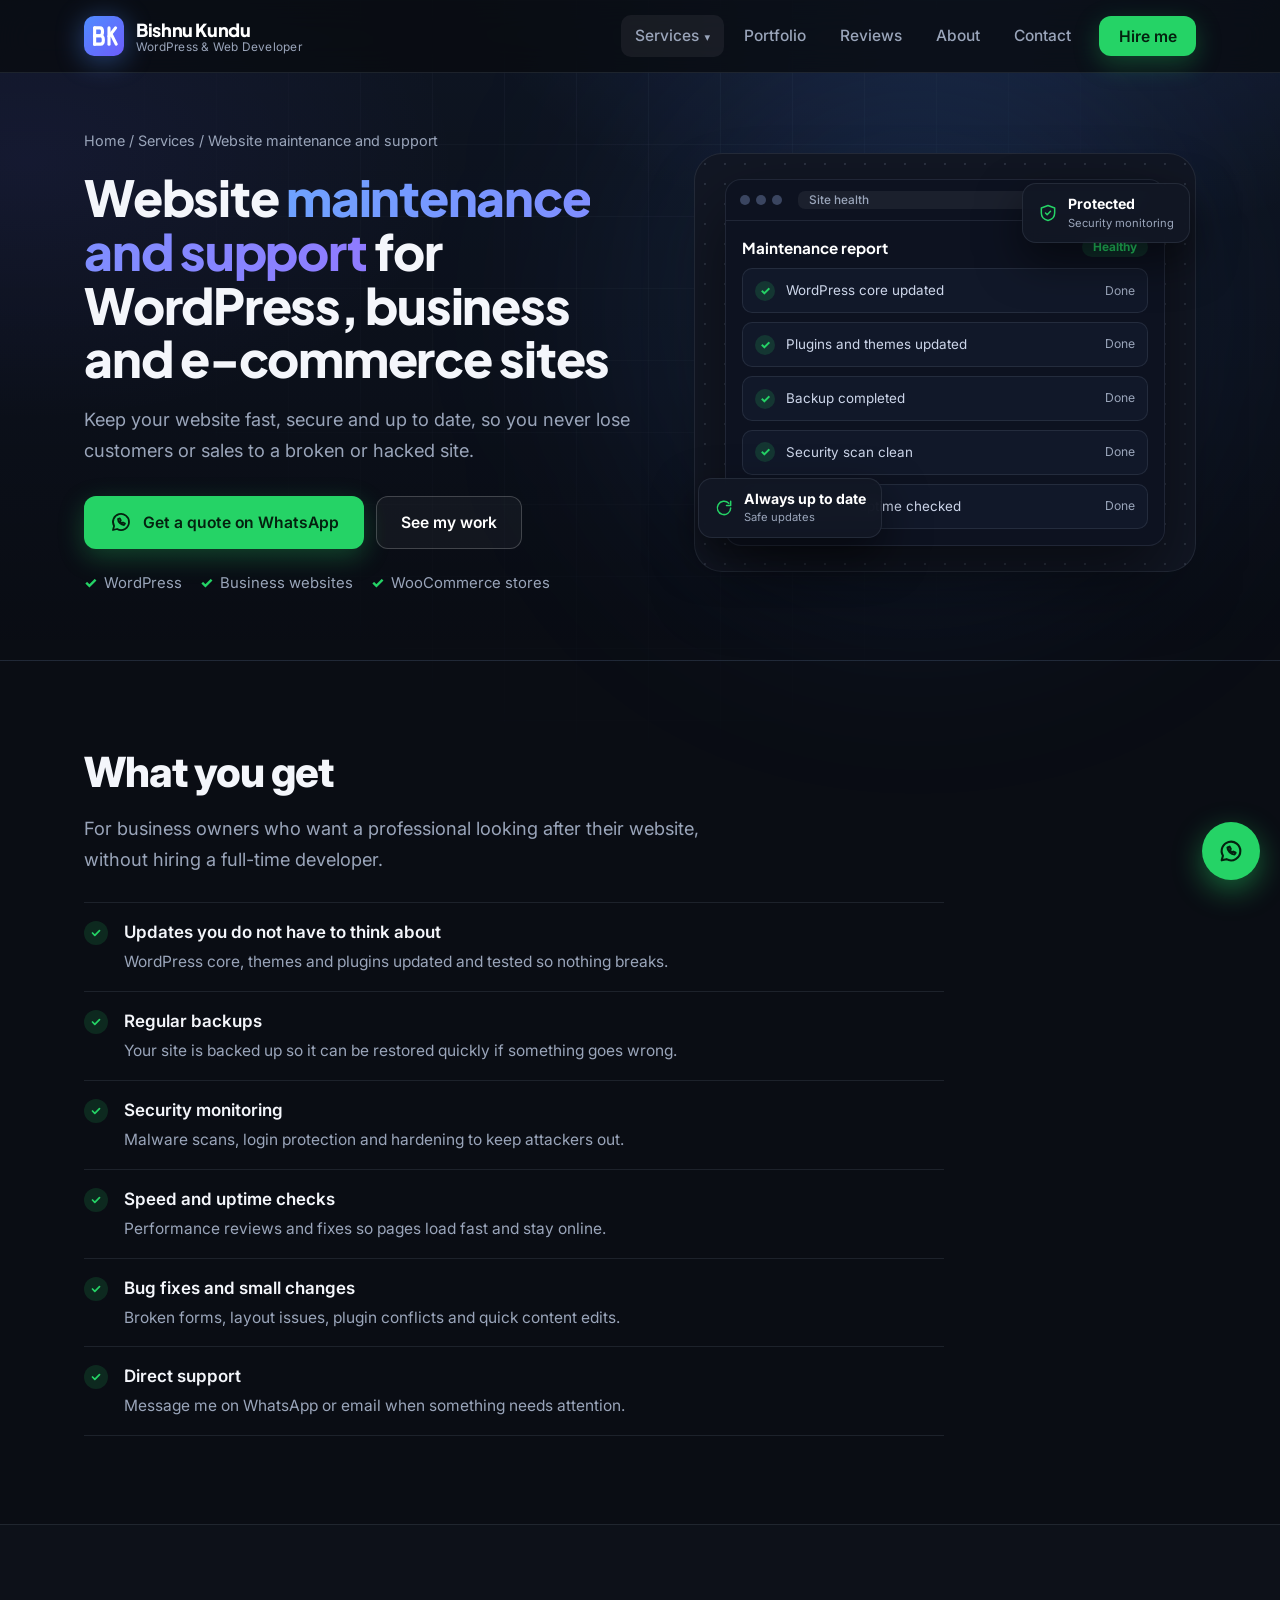
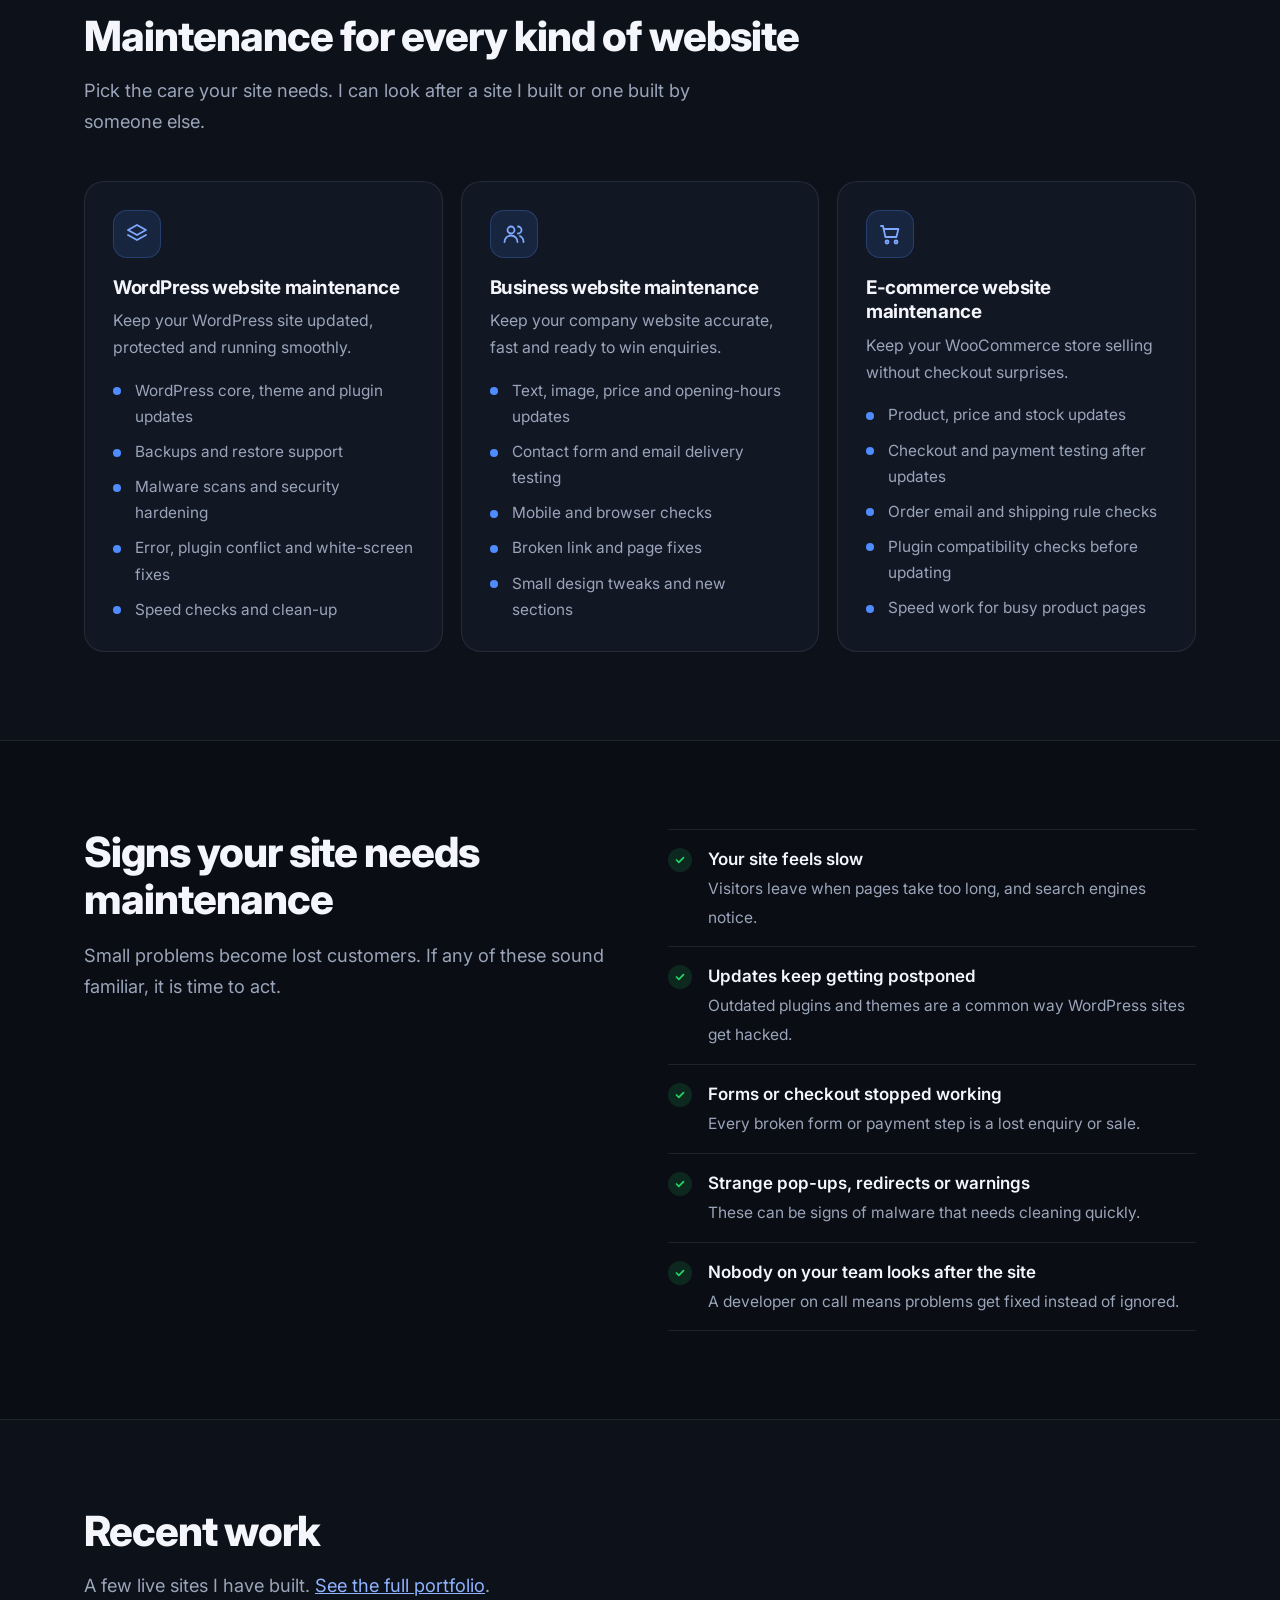
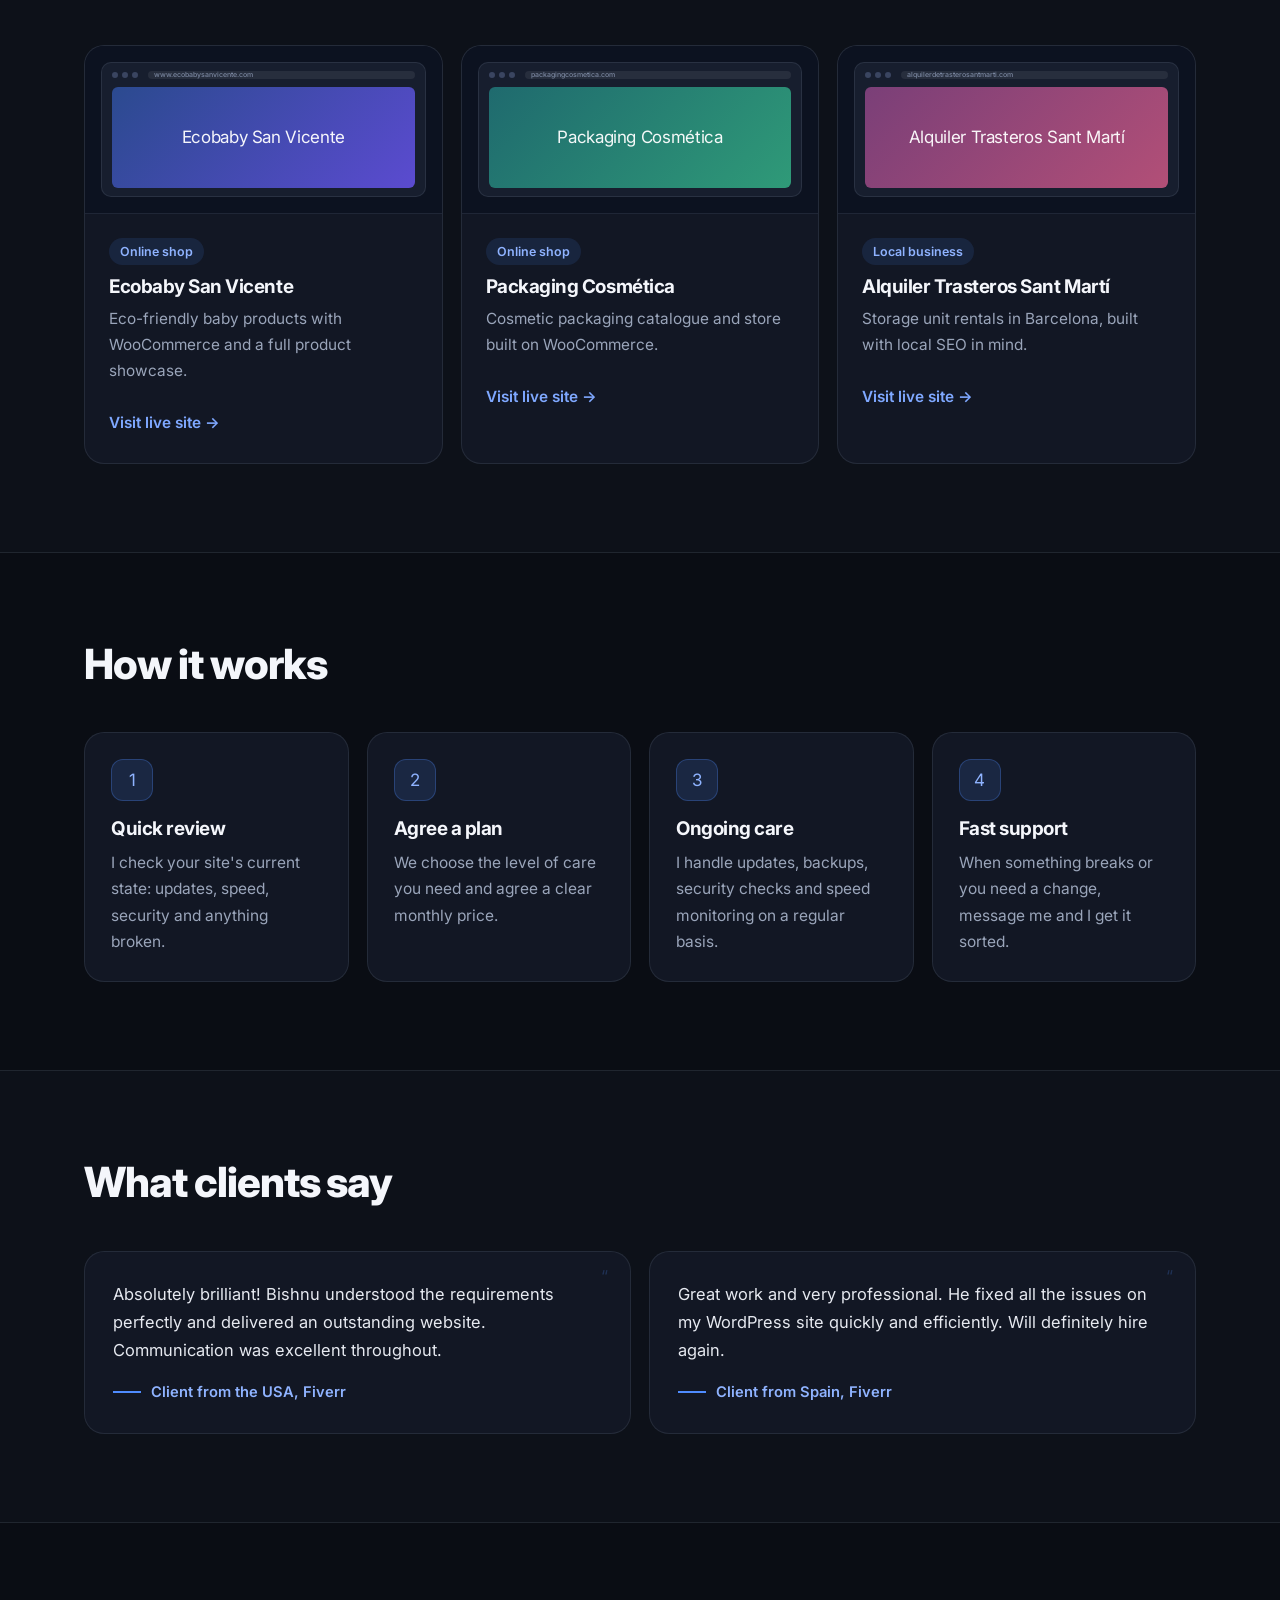
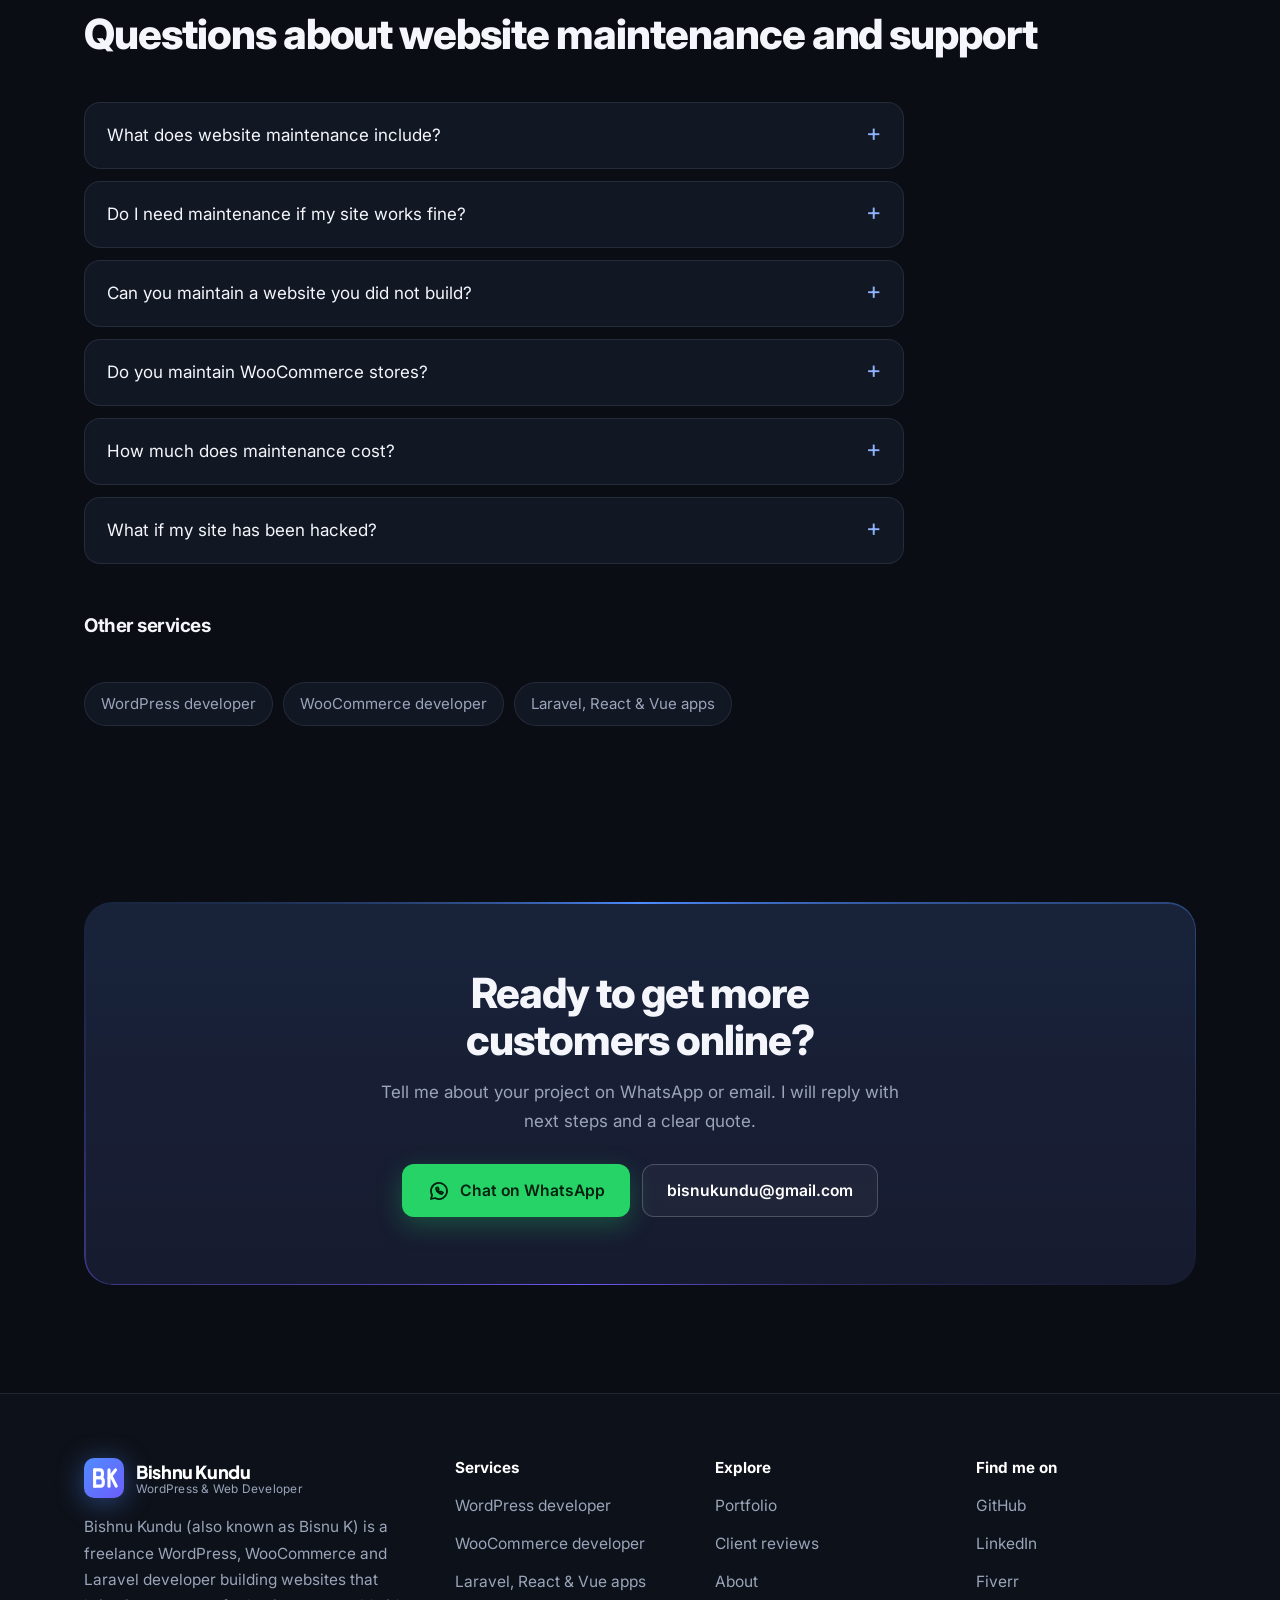
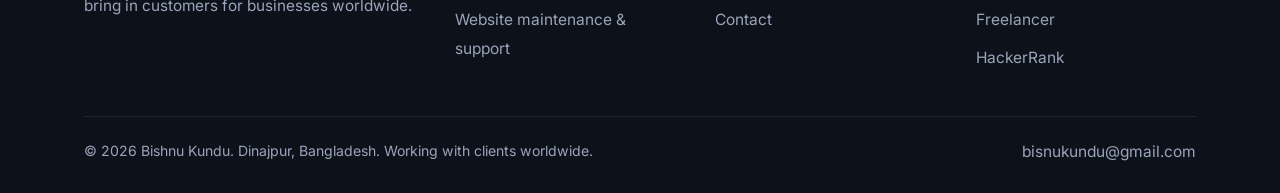
<file: services/website-maintenance/index.html>
<!DOCTYPE html>
<html lang="en">
<head>
<meta charset="UTF-8">
<meta name="viewport" content="width=device-width, initial-scale=1">
<title>Website Maintenance &amp; Support Services | Bishnu Kundu</title>
<meta name="description" content="WordPress, business website and WooCommerce maintenance: updates, backups, security, speed and fixes. Keep your site safe and fast. Request a plan.">
<meta name="keywords" content="Bishnu Kundu, Bisnu Kundu, bisnukundu, Bisnu K, WordPress developer, WooCommerce developer, freelance web developer worldwide, Laravel developer, website maintenance">
<meta name="robots" content="index,follow,max-image-preview:large">
<link rel="canonical" href="https://bisnukundu.netlify.app/services/website-maintenance/">
<meta name="author" content="Bishnu Kundu">
<meta name="theme-color" content="#0a0d14">
<meta property="og:site_name" content="Bishnu Kundu">
<meta property="og:type" content="website">
<meta property="og:locale" content="en_US">
<meta property="og:title" content="Website Maintenance &amp; Support Services | Bishnu Kundu">
<meta property="og:description" content="WordPress, business website and WooCommerce maintenance: updates, backups, security, speed and fixes. Keep your site safe and fast. Request a plan.">
<meta property="og:url" content="https://bisnukundu.netlify.app/services/website-maintenance/">
<meta property="og:image" content="https://bisnukundu.netlify.app/og-image.png">
<meta property="og:image:width" content="1200">
<meta property="og:image:height" content="630">
<meta property="og:image:alt" content="Bishnu Kundu, freelance WordPress and WooCommerce developer">
<meta name="twitter:card" content="summary_large_image">
<meta name="twitter:title" content="Website Maintenance &amp; Support Services | Bishnu Kundu">
<meta name="twitter:description" content="WordPress, business website and WooCommerce maintenance: updates, backups, security, speed and fixes. Keep your site safe and fast. Request a plan.">
<meta name="twitter:image" content="https://bisnukundu.netlify.app/og-image.png">
<link rel="icon" type="image/x-icon" href="/favicon_io/favicon.ico">
<link rel="icon" type="image/png" sizes="32x32" href="/favicon_io/favicon-32x32.png">
<link rel="icon" type="image/png" sizes="16x16" href="/favicon_io/favicon-16x16.png">
<link rel="apple-touch-icon" sizes="180x180" href="/favicon_io/apple-touch-icon.png">
<link rel="manifest" href="/site.webmanifest">
<link rel="preconnect" href="https://fonts.googleapis.com">
<link rel="preconnect" href="https://fonts.gstatic.com" crossorigin>
<link href="https://fonts.googleapis.com/css2?family=Inter:wght@400;500;600&family=Plus+Jakarta+Sans:wght@600;700;800&display=swap" rel="stylesheet">
<link rel="stylesheet" href="/style.css?v=1ecafc1d">
<script>document.documentElement.classList.add('js')</script>

<script type="application/ld+json">{"@context": "https://schema.org", "@type": "BreadcrumbList", "itemListElement": [{"@type": "ListItem", "position": 1, "name": "Home", "item": "https://bisnukundu.netlify.app/"}, {"@type": "ListItem", "position": 2, "name": "Services", "item": "https://bisnukundu.netlify.app/services/"}, {"@type": "ListItem", "position": 3, "name": "Website maintenance and support", "item": "https://bisnukundu.netlify.app/services/website-maintenance/"}]}</script><script type="application/ld+json">{"@context": "https://schema.org", "@type": "Service", "name": "Website maintenance and support", "provider": {"@id": "https://bisnukundu.netlify.app/#business"}, "areaServed": "Worldwide", "description": "WordPress, business website and WooCommerce maintenance: updates, backups, security, speed and fixes. Keep your site safe and fast. Request a plan.", "url": "https://bisnukundu.netlify.app/services/website-maintenance/"}</script><script type="application/ld+json">{"@context": "https://schema.org", "@type": "FAQPage", "mainEntity": [{"@type": "Question", "name": "What does website maintenance include?", "acceptedAnswer": {"@type": "Answer", "text": "It covers software updates, backups, security checks, speed monitoring, bug fixes and small content changes, depending on the plan we agree."}}, {"@type": "Question", "name": "Do I need maintenance if my site works fine?", "acceptedAnswer": {"@type": "Answer", "text": "Yes. Updates and security checks prevent problems before they appear. Outdated plugins and themes are a common way WordPress sites get hacked."}}, {"@type": "Question", "name": "Can you maintain a website you did not build?", "acceptedAnswer": {"@type": "Answer", "text": "Yes. I review the site first, then take over updates, backups and support."}}, {"@type": "Question", "name": "Do you maintain WooCommerce stores?", "acceptedAnswer": {"@type": "Answer", "text": "Yes. I test checkout, payments and order emails after updates so your shop keeps selling."}}, {"@type": "Question", "name": "How much does maintenance cost?", "acceptedAnswer": {"@type": "Answer", "text": "It depends on the size of the site and how much support you need. Message me and I will suggest a plan with a clear monthly price."}}, {"@type": "Question", "name": "What if my site has been hacked?", "acceptedAnswer": {"@type": "Answer", "text": "Contact me right away. I can help clean the site, restore a backup and close the security gap."}}]}</script>
</head>
<body>
<div class="prog"></div><div class="bg" aria-hidden="true"></div>
<header class="nav"><div class="wrap">
<a class="logo" href="/" aria-label="Bishnu Kundu, home"><svg viewBox="0 0 64 64" aria-hidden="true"><defs><linearGradient id="lg" x1="0" y1="0" x2="1" y2="1"><stop offset="0" stop-color="#4f8cff"/><stop offset="1" stop-color="#6d5dfc"/></linearGradient></defs><rect width="64" height="64" rx="16" fill="url(#lg)"/><g fill="none" stroke="#fff" stroke-width="5" stroke-linecap="round" stroke-linejoin="round"><path d="M17 19v26"/><path d="M17 19h8.5c5.5 0 5.5 12.5 0 12.5H17"/><path d="M17 31.5h9.5c6 0 6 13.5 0 13.5H17"/><path d="M40 19v26"/><path d="M50.5 19 40 32.5"/><path d="M43.5 29l8 16"/></g></svg><span><b>Bishnu Kundu</b><small>WordPress &amp; Web Developer</small></span></a>
<nav aria-label="Main"><ul><li class="dd"><a href="/services/" aria-current=page>Services</a><div class="sub"><ul><li><a href="/services/">All services</a></li><li><a href="/services/wordpress-developer/">WordPress developer</a></li><li><a href="/services/woocommerce-developer/">WooCommerce developer</a></li><li><a href="/services/web-app-development/">Laravel, React &amp; Vue apps</a></li><li><a href="/services/website-maintenance/">Website maintenance &amp; support</a></li></ul></div></li><li><a href="/portfolio/">Portfolio</a></li><li><a href="/reviews/">Reviews</a></li><li><a href="/about/">About</a></li><li><a href="/contact/">Contact</a></li><li><a class="btn btn-wa" href="https://wa.link/w53g4s" target="_blank" rel="noopener">Hire me</a></li></ul></nav>
<button class="burger" aria-label="Open menu" aria-expanded="false">☰</button>
</div></header>
<main>
<section class="ph"><div class="wrap ph-grid"><div><div class="crumbs"><a href="/">Home</a> / <a href="/services/">Services</a> / Website maintenance and support</div><h1>Website <span class="hl">maintenance and support</span> for WordPress, business and e-commerce sites</h1><p class="lead">Keep your website fast, secure and up to date, so you never lose customers or sales to a broken or hacked site.</p><div class="cta"><a class="btn btn-wa" href="https://wa.link/w53g4s" target="_blank" rel="noopener"><svg class="ic" viewBox="0 0 24 24" fill="none" stroke="currentColor" stroke-width="1.8" stroke-linecap="round" stroke-linejoin="round" aria-hidden="true"><path d="M20 12a8 8 0 0 1-11.9 7L4 20l1.1-4A8 8 0 1 1 20 12Z"/><path d="M9 9c0 3 3 6 6 6l1-1.5-2-1-1 .7c-.8-.4-1.5-1.1-1.9-1.9l.7-1-1-2L9 9Z"/></svg>Get a quote on WhatsApp</a><a class="btn btn-line" href="/portfolio/">See my work</a></div><div class="mini"><span>WordPress</span><span>Business websites</span><span>WooCommerce stores</span></div></div><div class="vis" aria-hidden="true"><div class="vwin"><div class="vtop"><i></i><i></i><i></i><b>Site health</b></div><div class="vbody"><div style="display:flex;justify-content:space-between;align-items:center"><b style="font:700 .95rem var(--d);color:#fff">Maintenance report</b><span class="pill">Healthy</span></div><div class="chk"><div>WordPress core updated<em>Done</em></div><div>Plugins and themes updated<em>Done</em></div><div>Backup completed<em>Done</em></div><div>Security scan clean<em>Done</em></div><div>Speed and uptime checked<em>Done</em></div></div></div></div><div class="vfloat a"><svg class="ic" viewBox="0 0 24 24" fill="none" stroke="currentColor" stroke-width="1.8" stroke-linecap="round" stroke-linejoin="round" aria-hidden="true"><path d="M12 3 4 6v6c0 5 3.5 8 8 9 4.5-1 8-4 8-9V6l-8-3Z"/><path d="m9 12 2 2 4-4"/></svg><div><b>Protected</b><small>Security monitoring</small></div></div><div class="vfloat b"><svg class="ic" viewBox="0 0 24 24" fill="none" stroke="currentColor" stroke-width="1.8" stroke-linecap="round" stroke-linejoin="round" aria-hidden="true"><path d="M20 12a8 8 0 1 1-2.3-5.7M20 4v5h-5"/></svg><div><b>Always up to date</b><small>Safe updates</small></div></div></div></div></section><section><div class="wrap split stack"><div class="rv"><h2>What you get</h2><p class="lead" style="margin-top:16px">For business owners who want a professional looking after their website, without hiring a full-time developer.</p></div>
<ul class="ticks"><li class="rv"><b>Updates you do not have to think about</b><span>WordPress core, themes and plugins updated and tested so nothing breaks.</span></li><li class="rv"><b>Regular backups</b><span>Your site is backed up so it can be restored quickly if something goes wrong.</span></li><li class="rv"><b>Security monitoring</b><span>Malware scans, login protection and hardening to keep attackers out.</span></li><li class="rv"><b>Speed and uptime checks</b><span>Performance reviews and fixes so pages load fast and stay online.</span></li><li class="rv"><b>Bug fixes and small changes</b><span>Broken forms, layout issues, plugin conflicts and quick content edits.</span></li><li class="rv"><b>Direct support</b><span>Message me on WhatsApp or email when something needs attention.</span></li></ul></div></section>
<section class="band"><div class="wrap"><div class="sh rv"><h2>Maintenance for every kind of website</h2><p class="lead">Pick the care your site needs. I can look after a site I built or one built by someone else.</p></div><div class="bento"><div class="card rv"><div class="ico"><svg class="ic" viewBox="0 0 24 24" fill="none" stroke="currentColor" stroke-width="1.8" stroke-linecap="round" stroke-linejoin="round" aria-hidden="true"><path d="M12 3 3 8l9 5 9-5-9-5Z"/><path d="m3 13 9 5 9-5"/></svg></div><h3>WordPress website maintenance</h3><p>Keep your WordPress site updated, protected and running smoothly.</p><ul class="ml"><li>WordPress core, theme and plugin updates</li><li>Backups and restore support</li><li>Malware scans and security hardening</li><li>Error, plugin conflict and white-screen fixes</li><li>Speed checks and clean-up</li></ul></div><div class="card rv"><div class="ico"><svg class="ic" viewBox="0 0 24 24" fill="none" stroke="currentColor" stroke-width="1.8" stroke-linecap="round" stroke-linejoin="round" aria-hidden="true"><circle cx="9" cy="8" r="3.5"/><path d="M2.5 20a6.5 6.5 0 0 1 13 0M16 4.5a3.5 3.5 0 0 1 0 7M18 14a6.5 6.5 0 0 1 3.5 6"/></svg></div><h3>Business website maintenance</h3><p>Keep your company website accurate, fast and ready to win enquiries.</p><ul class="ml"><li>Text, image, price and opening-hours updates</li><li>Contact form and email delivery testing</li><li>Mobile and browser checks</li><li>Broken link and page fixes</li><li>Small design tweaks and new sections</li></ul></div><div class="card rv"><div class="ico"><svg class="ic" viewBox="0 0 24 24" fill="none" stroke="currentColor" stroke-width="1.8" stroke-linecap="round" stroke-linejoin="round" aria-hidden="true"><circle cx="9" cy="20" r="1.5"/><circle cx="18" cy="20" r="1.5"/><path d="M3 4h2l2.4 11h11l2-8H6.5"/></svg></div><h3>E-commerce website maintenance</h3><p>Keep your WooCommerce store selling without checkout surprises.</p><ul class="ml"><li>Product, price and stock updates</li><li>Checkout and payment testing after updates</li><li>Order email and shipping rule checks</li><li>Plugin compatibility checks before updating</li><li>Speed work for busy product pages</li></ul></div></div></div></section><section><div class="wrap split"><div class="rv"><h2>Signs your site needs maintenance</h2><p class="lead" style="margin-top:16px">Small problems become lost customers. If any of these sound familiar, it is time to act.</p></div><ul class="ticks"><li class="rv"><b>Your site feels slow</b><span>Visitors leave when pages take too long, and search engines notice.</span></li><li class="rv"><b>Updates keep getting postponed</b><span>Outdated plugins and themes are a common way WordPress sites get hacked.</span></li><li class="rv"><b>Forms or checkout stopped working</b><span>Every broken form or payment step is a lost enquiry or sale.</span></li><li class="rv"><b>Strange pop-ups, redirects or warnings</b><span>These can be signs of malware that needs cleaning quickly.</span></li><li class="rv"><b>Nobody on your team looks after the site</b><span>A developer on call means problems get fixed instead of ignored.</span></li></ul></div></section>
<section class="band"><div class="wrap"><div class="sh rv"><h2>Recent work</h2><p class="lead">A few live sites I have built. <a href="/portfolio/" style="color:#8fb3ff">See the full portfolio</a>.</p></div><div class="works"><a class="tile rv" href="https://www.ecobabysanvicente.com/" target="_blank" rel="noopener" data-cat="shops" aria-label="Ecobaby San Vicente (opens live website)"><div class="thumb" aria-hidden="true"><div class="tw"><div class="dots"><i></i><i></i><i></i><em>www.ecobabysanvicente.com</em></div><div class="pg" style="--g1:#2b4a8f;--g2:#5b4bd0">Ecobaby San Vicente</div></div></div><div class="tb"><span class="tag">Online shop</span><h3>Ecobaby San Vicente</h3><p>Eco-friendly baby products with WooCommerce and a full product showcase.</p><span class="more-link">Visit live site →</span></div></a><a class="tile rv" href="https://packagingcosmetica.com" target="_blank" rel="noopener" data-cat="shops" aria-label="Packaging Cosmética (opens live website)"><div class="thumb" aria-hidden="true"><div class="tw"><div class="dots"><i></i><i></i><i></i><em>packagingcosmetica.com</em></div><div class="pg" style="--g1:#1f6a6e;--g2:#2f9a78">Packaging Cosmética</div></div></div><div class="tb"><span class="tag">Online shop</span><h3>Packaging Cosmética</h3><p>Cosmetic packaging catalogue and store built on WooCommerce.</p><span class="more-link">Visit live site →</span></div></a><a class="tile rv" href="https://alquilerdetrasterosantmarti.com/" target="_blank" rel="noopener" data-cat="local" aria-label="Alquiler Trasteros Sant Martí (opens live website)"><div class="thumb" aria-hidden="true"><div class="tw"><div class="dots"><i></i><i></i><i></i><em>alquilerdetrasterosantmarti.com</em></div><div class="pg" style="--g1:#7a3f78;--g2:#b24f77">Alquiler Trasteros Sant Martí</div></div></div><div class="tb"><span class="tag">Local business</span><h3>Alquiler Trasteros Sant Martí</h3><p>Storage unit rentals in Barcelona, built with local SEO in mind.</p><span class="more-link">Visit live site →</span></div></a></div></div></section>
<section><div class="wrap"><div class="sh rv"><h2>How it works</h2></div><div class="steps"><div class="step rv"><h3>Quick review</h3><p>I check your site&#x27;s current state: updates, speed, security and anything broken.</p></div><div class="step rv"><h3>Agree a plan</h3><p>We choose the level of care you need and agree a clear monthly price.</p></div><div class="step rv"><h3>Ongoing care</h3><p>I handle updates, backups, security checks and speed monitoring on a regular basis.</p></div><div class="step rv"><h3>Fast support</h3><p>When something breaks or you need a change, message me and I get it sorted.</p></div></div></div></section>
<section class="band"><div class="wrap"><div class="sh rv"><h2>What clients say</h2></div><div class="qgrid"><blockquote class="rv"><p>Absolutely brilliant! Bishnu understood the requirements perfectly and delivered an outstanding website. Communication was excellent throughout.</p><cite>Client from the USA, Fiverr</cite></blockquote><blockquote class="rv"><p>Great work and very professional. He fixed all the issues on my WordPress site quickly and efficiently. Will definitely hire again.</p><cite>Client from Spain, Fiverr</cite></blockquote></div></div></section>
<section><div class="wrap"><div class="sh rv"><h2>Questions about website maintenance and support</h2></div><div class="faq"><details class="rv"><summary>What does website maintenance include?</summary><p>It covers software updates, backups, security checks, speed monitoring, bug fixes and small content changes, depending on the plan we agree.</p></details><details class="rv"><summary>Do I need maintenance if my site works fine?</summary><p>Yes. Updates and security checks prevent problems before they appear. Outdated plugins and themes are a common way WordPress sites get hacked.</p></details><details class="rv"><summary>Can you maintain a website you did not build?</summary><p>Yes. I review the site first, then take over updates, backups and support.</p></details><details class="rv"><summary>Do you maintain WooCommerce stores?</summary><p>Yes. I test checkout, payments and order emails after updates so your shop keeps selling.</p></details><details class="rv"><summary>How much does maintenance cost?</summary><p>It depends on the size of the site and how much support you need. Message me and I will suggest a plan with a clear monthly price.</p></details><details class="rv"><summary>What if my site has been hacked?</summary><p>Contact me right away. I can help clean the site, restore a backup and close the security gap.</p></details></div><div class="sh rv" style="margin-top:50px"><h3>Other services</h3></div><div class="chips"><a href="/services/wordpress-developer/">WordPress developer</a><a href="/services/woocommerce-developer/">WooCommerce developer</a><a href="/services/web-app-development/">Laravel, React &amp; Vue apps</a></div></div></section>
<section><div class="wrap"><div class="ctabox rv"><h2>Ready to get more customers online?</h2><p>Tell me about your project on WhatsApp or email. I will reply with next steps and a clear quote.</p><div class="cta"><a class="btn btn-wa" href="https://wa.link/w53g4s" target="_blank" rel="noopener"><svg class="ic" viewBox="0 0 24 24" fill="none" stroke="currentColor" stroke-width="1.8" stroke-linecap="round" stroke-linejoin="round" aria-hidden="true"><path d="M20 12a8 8 0 0 1-11.9 7L4 20l1.1-4A8 8 0 1 1 20 12Z"/><path d="M9 9c0 3 3 6 6 6l1-1.5-2-1-1 .7c-.8-.4-1.5-1.1-1.9-1.9l.7-1-1-2L9 9Z"/></svg>Chat on WhatsApp</a><a class="btn btn-line" href="mailto:bisnukundu@gmail.com">bisnukundu@gmail.com</a></div></div></div></section>
</main>
<footer><div class="wrap">
<div class="fg">
<div><a class="logo" href="/" aria-label="Bishnu Kundu, home"><svg viewBox="0 0 64 64" aria-hidden="true"><defs><linearGradient id="lg" x1="0" y1="0" x2="1" y2="1"><stop offset="0" stop-color="#4f8cff"/><stop offset="1" stop-color="#6d5dfc"/></linearGradient></defs><rect width="64" height="64" rx="16" fill="url(#lg)"/><g fill="none" stroke="#fff" stroke-width="5" stroke-linecap="round" stroke-linejoin="round"><path d="M17 19v26"/><path d="M17 19h8.5c5.5 0 5.5 12.5 0 12.5H17"/><path d="M17 31.5h9.5c6 0 6 13.5 0 13.5H17"/><path d="M40 19v26"/><path d="M50.5 19 40 32.5"/><path d="M43.5 29l8 16"/></g></svg><span><b>Bishnu Kundu</b><small>WordPress &amp; Web Developer</small></span></a><p>Bishnu Kundu (also known as Bisnu K) is a freelance WordPress, WooCommerce and Laravel developer building websites that bring in customers for businesses worldwide.</p></div>
<div><h3>Services</h3><ul><li><a href="/services/wordpress-developer/">WordPress developer</a></li><li><a href="/services/woocommerce-developer/">WooCommerce developer</a></li><li><a href="/services/web-app-development/">Laravel, React &amp; Vue apps</a></li><li><a href="/services/website-maintenance/">Website maintenance &amp; support</a></li></ul></div>
<div><h3>Explore</h3><ul><li><a href="/portfolio/">Portfolio</a></li><li><a href="/reviews/">Client reviews</a></li><li><a href="/about/">About</a></li><li><a href="/contact/">Contact</a></li></ul></div>
<div><h3>Find me on</h3><ul><li><a href="https://github.com/bisnukundu" rel="me noopener" target="_blank">GitHub</a></li><li><a href="https://www.linkedin.com/in/bisnukundu/" rel="me noopener" target="_blank">LinkedIn</a></li><li><a href="https://www.fiverr.com/bisnukundu" rel="me noopener" target="_blank">Fiverr</a></li><li><a href="https://www.freelancer.com/u/bisnukundu" rel="me noopener" target="_blank">Freelancer</a></li><li><a href="https://www.hackerrank.com/profile/bisnukundu" rel="me noopener" target="_blank">HackerRank</a></li></ul></div>
</div>
<div class="copy"><span>© <script>document.write(new Date().getFullYear())</script> Bishnu Kundu. Dinajpur, Bangladesh. Working with clients worldwide.</span><a href="mailto:bisnukundu@gmail.com">bisnukundu@gmail.com</a></div>
</div></footer>
<a class="wa-fab" href="https://wa.link/w53g4s" target="_blank" rel="noopener" aria-label="Chat on WhatsApp"><svg class="ic" viewBox="0 0 24 24" fill="none" stroke="currentColor" stroke-width="1.8" stroke-linecap="round" stroke-linejoin="round" aria-hidden="true"><path d="M20 12a8 8 0 0 1-11.9 7L4 20l1.1-4A8 8 0 1 1 20 12Z"/><path d="M9 9c0 3 3 6 6 6l1-1.5-2-1-1 .7c-.8-.4-1.5-1.1-1.9-1.9l.7-1-1-2L9 9Z"/></svg></a>
<script src="/app.js?v=1ecafc1d" defer></script>
</body>
</html>
</file>
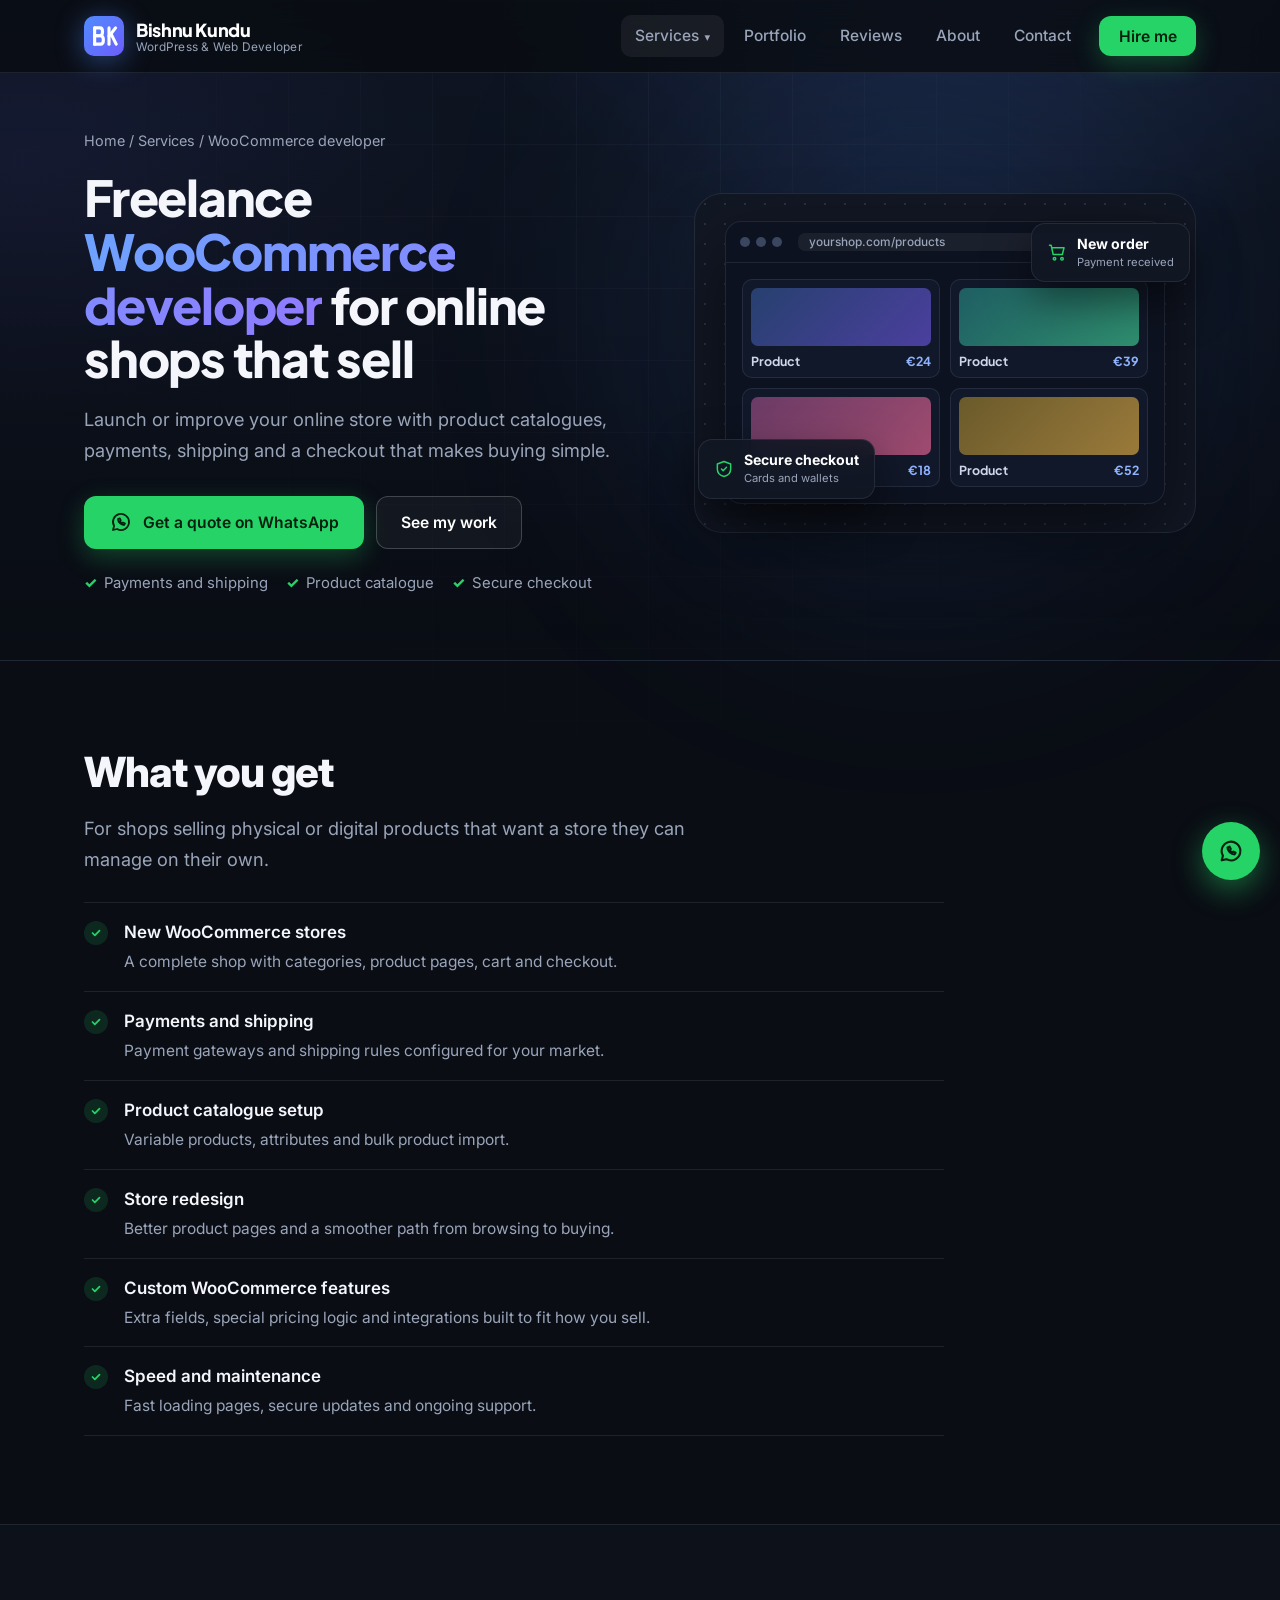
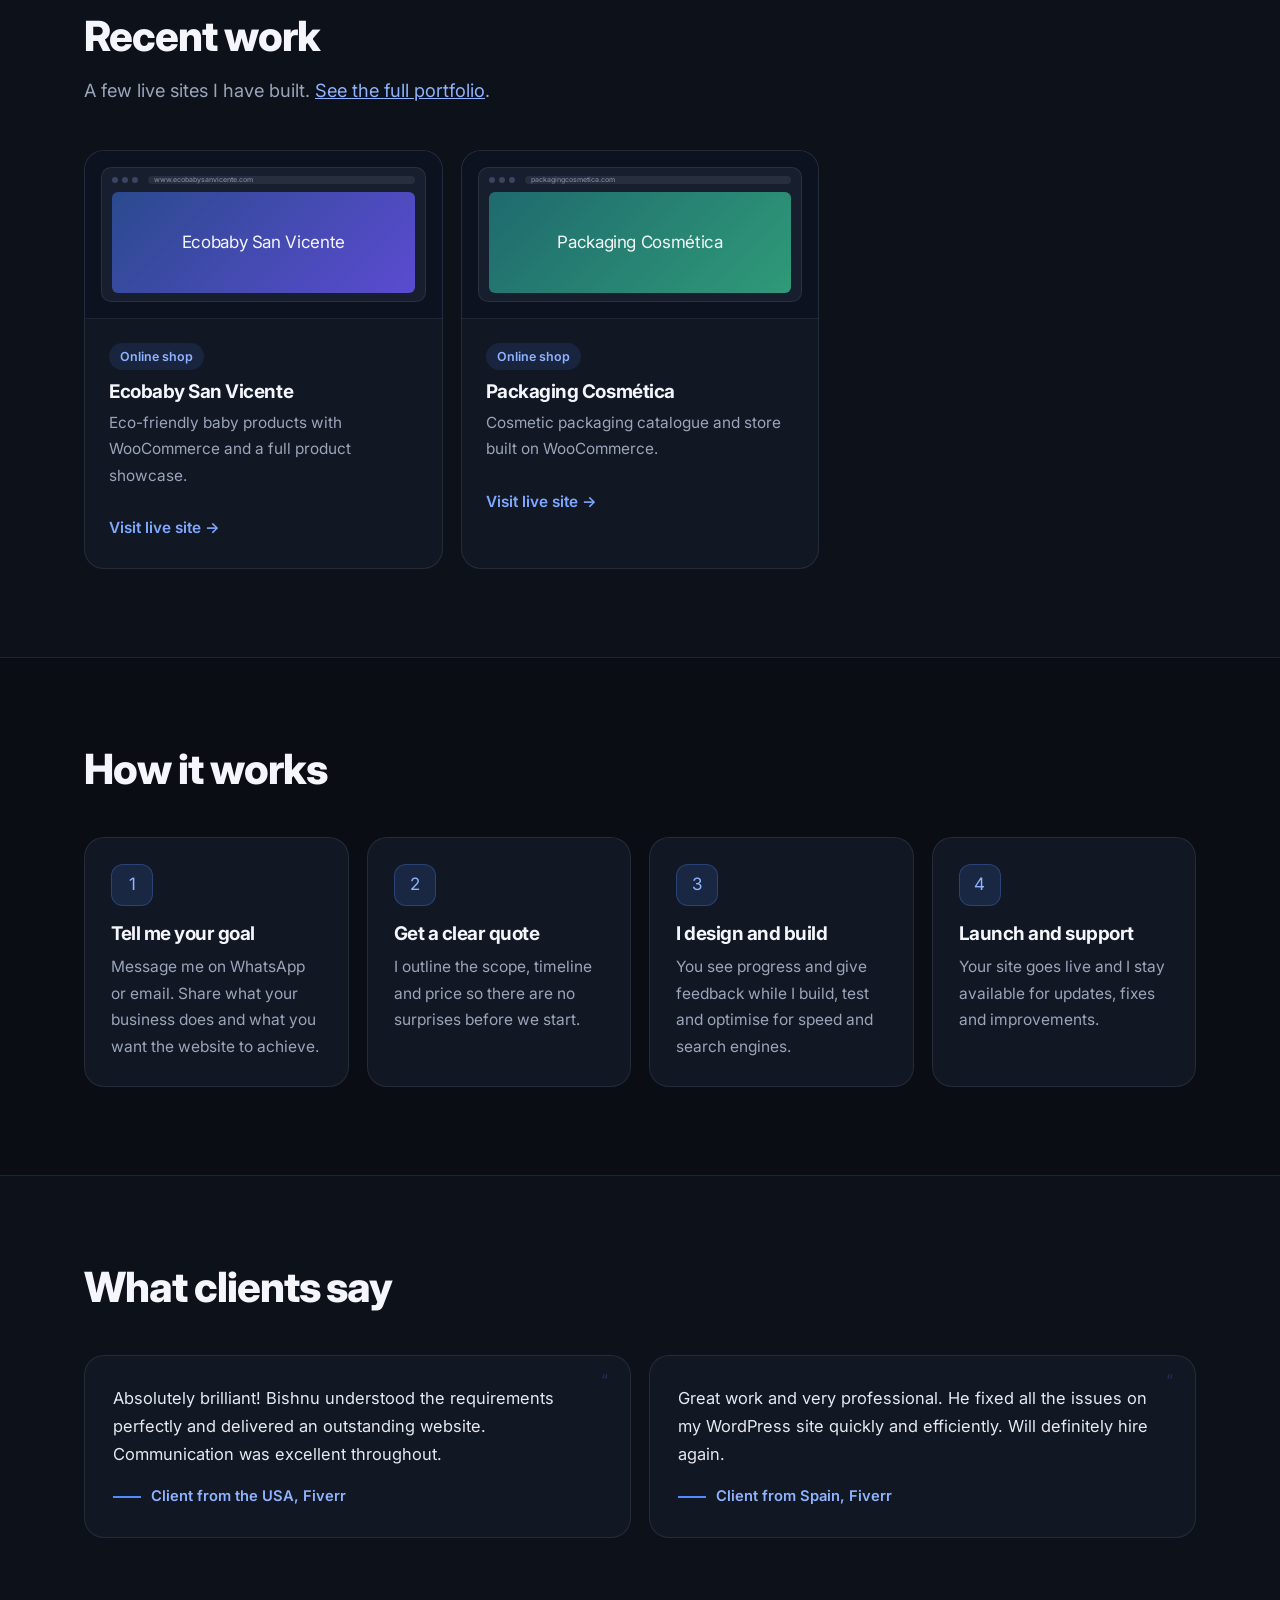
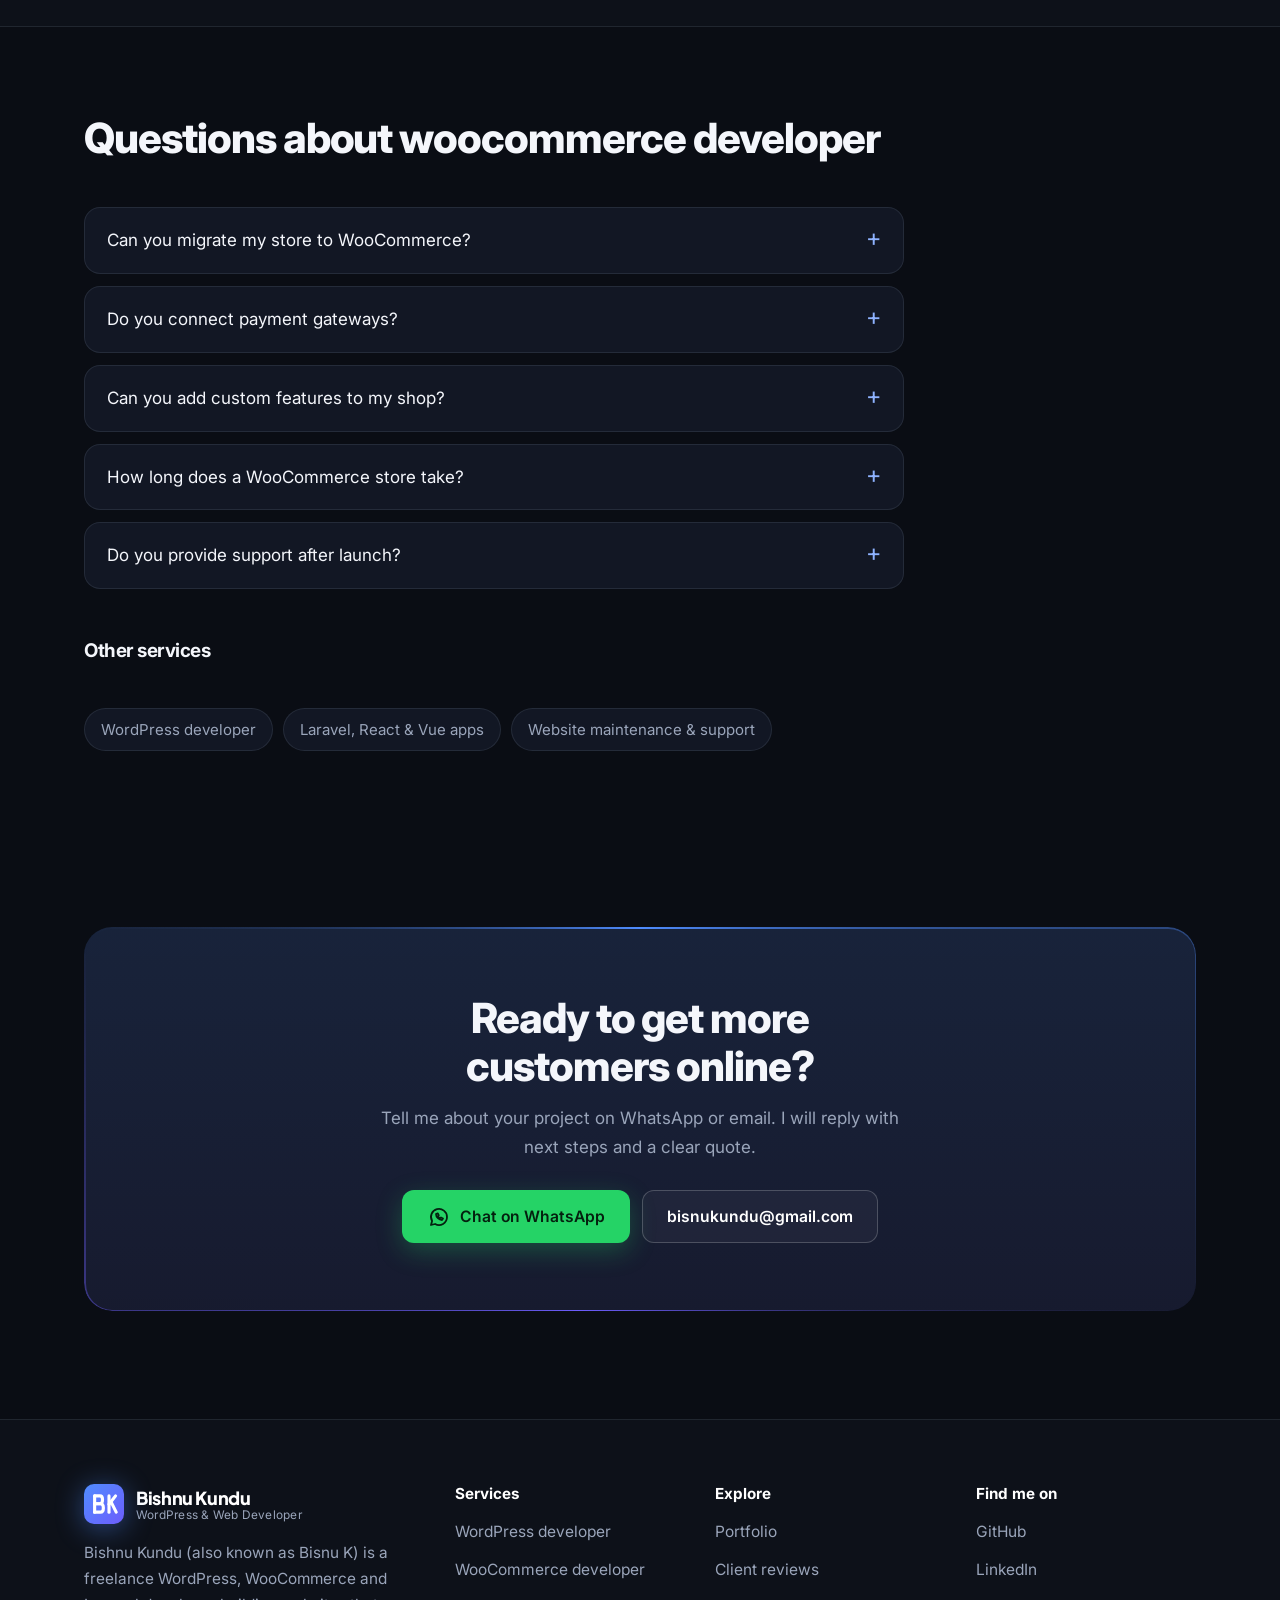
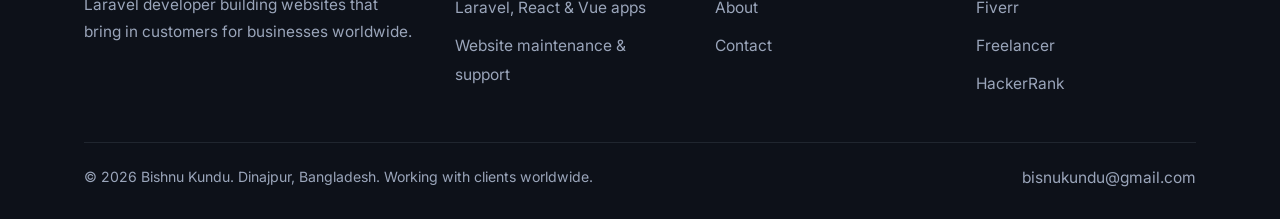
<file: services/woocommerce-developer/index.html>
<!DOCTYPE html>
<html lang="en">
<head>
<meta charset="UTF-8">
<meta name="viewport" content="width=device-width, initial-scale=1">
<title>WooCommerce Developer for Hire | Online Store Development</title>
<meta name="description" content="Hire a freelance WooCommerce developer to build or improve your online shop. Product setup, payments, shipping and custom features. Request a quote.">
<meta name="keywords" content="Bishnu Kundu, Bisnu Kundu, bisnukundu, Bisnu K, WordPress developer, WooCommerce developer, freelance web developer worldwide, Laravel developer, website maintenance">
<meta name="robots" content="index,follow,max-image-preview:large">
<link rel="canonical" href="https://bisnukundu.netlify.app/services/woocommerce-developer/">
<meta name="author" content="Bishnu Kundu">
<meta name="theme-color" content="#0a0d14">
<meta property="og:site_name" content="Bishnu Kundu">
<meta property="og:type" content="website">
<meta property="og:locale" content="en_US">
<meta property="og:title" content="WooCommerce Developer for Hire | Online Store Development">
<meta property="og:description" content="Hire a freelance WooCommerce developer to build or improve your online shop. Product setup, payments, shipping and custom features. Request a quote.">
<meta property="og:url" content="https://bisnukundu.netlify.app/services/woocommerce-developer/">
<meta property="og:image" content="https://bisnukundu.netlify.app/og-image.png">
<meta property="og:image:width" content="1200">
<meta property="og:image:height" content="630">
<meta property="og:image:alt" content="Bishnu Kundu, freelance WordPress and WooCommerce developer">
<meta name="twitter:card" content="summary_large_image">
<meta name="twitter:title" content="WooCommerce Developer for Hire | Online Store Development">
<meta name="twitter:description" content="Hire a freelance WooCommerce developer to build or improve your online shop. Product setup, payments, shipping and custom features. Request a quote.">
<meta name="twitter:image" content="https://bisnukundu.netlify.app/og-image.png">
<link rel="icon" type="image/x-icon" href="/favicon_io/favicon.ico">
<link rel="icon" type="image/png" sizes="32x32" href="/favicon_io/favicon-32x32.png">
<link rel="icon" type="image/png" sizes="16x16" href="/favicon_io/favicon-16x16.png">
<link rel="apple-touch-icon" sizes="180x180" href="/favicon_io/apple-touch-icon.png">
<link rel="manifest" href="/site.webmanifest">
<link rel="preconnect" href="https://fonts.googleapis.com">
<link rel="preconnect" href="https://fonts.gstatic.com" crossorigin>
<link href="https://fonts.googleapis.com/css2?family=Inter:wght@400;500;600&family=Plus+Jakarta+Sans:wght@600;700;800&display=swap" rel="stylesheet">
<link rel="stylesheet" href="/style.css?v=1ecafc1d">
<script>document.documentElement.classList.add('js')</script>

<script type="application/ld+json">{"@context": "https://schema.org", "@type": "BreadcrumbList", "itemListElement": [{"@type": "ListItem", "position": 1, "name": "Home", "item": "https://bisnukundu.netlify.app/"}, {"@type": "ListItem", "position": 2, "name": "Services", "item": "https://bisnukundu.netlify.app/services/"}, {"@type": "ListItem", "position": 3, "name": "WooCommerce developer", "item": "https://bisnukundu.netlify.app/services/woocommerce-developer/"}]}</script><script type="application/ld+json">{"@context": "https://schema.org", "@type": "Service", "name": "WooCommerce developer", "provider": {"@id": "https://bisnukundu.netlify.app/#business"}, "areaServed": "Worldwide", "description": "Hire a freelance WooCommerce developer to build or improve your online shop. Product setup, payments, shipping and custom features. Request a quote.", "url": "https://bisnukundu.netlify.app/services/woocommerce-developer/"}</script><script type="application/ld+json">{"@context": "https://schema.org", "@type": "FAQPage", "mainEntity": [{"@type": "Question", "name": "Can you migrate my store to WooCommerce?", "acceptedAnswer": {"@type": "Answer", "text": "Yes. I can move products and content to a new WooCommerce shop and set it up to sell."}}, {"@type": "Question", "name": "Do you connect payment gateways?", "acceptedAnswer": {"@type": "Answer", "text": "Yes. I configure the gateways your customers use and test the full checkout."}}, {"@type": "Question", "name": "Can you add custom features to my shop?", "acceptedAnswer": {"@type": "Answer", "text": "Yes. I build custom WooCommerce functionality when plugins do not cover your needs."}}, {"@type": "Question", "name": "How long does a WooCommerce store take?", "acceptedAnswer": {"@type": "Answer", "text": "Most stores take 6 to 12 weeks depending on the number of products and features."}}, {"@type": "Question", "name": "Do you provide support after launch?", "acceptedAnswer": {"@type": "Answer", "text": "Yes. I offer maintenance and support for updates, security and improvements."}}]}</script>
</head>
<body>
<div class="prog"></div><div class="bg" aria-hidden="true"></div>
<header class="nav"><div class="wrap">
<a class="logo" href="/" aria-label="Bishnu Kundu, home"><svg viewBox="0 0 64 64" aria-hidden="true"><defs><linearGradient id="lg" x1="0" y1="0" x2="1" y2="1"><stop offset="0" stop-color="#4f8cff"/><stop offset="1" stop-color="#6d5dfc"/></linearGradient></defs><rect width="64" height="64" rx="16" fill="url(#lg)"/><g fill="none" stroke="#fff" stroke-width="5" stroke-linecap="round" stroke-linejoin="round"><path d="M17 19v26"/><path d="M17 19h8.5c5.5 0 5.5 12.5 0 12.5H17"/><path d="M17 31.5h9.5c6 0 6 13.5 0 13.5H17"/><path d="M40 19v26"/><path d="M50.5 19 40 32.5"/><path d="M43.5 29l8 16"/></g></svg><span><b>Bishnu Kundu</b><small>WordPress &amp; Web Developer</small></span></a>
<nav aria-label="Main"><ul><li class="dd"><a href="/services/" aria-current=page>Services</a><div class="sub"><ul><li><a href="/services/">All services</a></li><li><a href="/services/wordpress-developer/">WordPress developer</a></li><li><a href="/services/woocommerce-developer/">WooCommerce developer</a></li><li><a href="/services/web-app-development/">Laravel, React &amp; Vue apps</a></li><li><a href="/services/website-maintenance/">Website maintenance &amp; support</a></li></ul></div></li><li><a href="/portfolio/">Portfolio</a></li><li><a href="/reviews/">Reviews</a></li><li><a href="/about/">About</a></li><li><a href="/contact/">Contact</a></li><li><a class="btn btn-wa" href="https://wa.link/w53g4s" target="_blank" rel="noopener">Hire me</a></li></ul></nav>
<button class="burger" aria-label="Open menu" aria-expanded="false">☰</button>
</div></header>
<main>
<section class="ph"><div class="wrap ph-grid"><div><div class="crumbs"><a href="/">Home</a> / <a href="/services/">Services</a> / WooCommerce developer</div><h1>Freelance <span class="hl">WooCommerce developer</span> for online shops that sell</h1><p class="lead">Launch or improve your online store with product catalogues, payments, shipping and a checkout that makes buying simple.</p><div class="cta"><a class="btn btn-wa" href="https://wa.link/w53g4s" target="_blank" rel="noopener"><svg class="ic" viewBox="0 0 24 24" fill="none" stroke="currentColor" stroke-width="1.8" stroke-linecap="round" stroke-linejoin="round" aria-hidden="true"><path d="M20 12a8 8 0 0 1-11.9 7L4 20l1.1-4A8 8 0 1 1 20 12Z"/><path d="M9 9c0 3 3 6 6 6l1-1.5-2-1-1 .7c-.8-.4-1.5-1.1-1.9-1.9l.7-1-1-2L9 9Z"/></svg>Get a quote on WhatsApp</a><a class="btn btn-line" href="/portfolio/">See my work</a></div><div class="mini"><span>Payments and shipping</span><span>Product catalogue</span><span>Secure checkout</span></div></div><div class="vis" aria-hidden="true"><div class="vwin"><div class="vtop"><i></i><i></i><i></i><b>yourshop.com/products</b></div><div class="vbody"><div class="g2"><div class="prod"><div class="im"></div><b>Product<em>€24</em></b></div><div class="prod"><div class="im"></div><b>Product<em>€39</em></b></div><div class="prod"><div class="im"></div><b>Product<em>€18</em></b></div><div class="prod"><div class="im"></div><b>Product<em>€52</em></b></div></div></div></div><div class="vfloat a"><svg class="ic" viewBox="0 0 24 24" fill="none" stroke="currentColor" stroke-width="1.8" stroke-linecap="round" stroke-linejoin="round" aria-hidden="true"><circle cx="9" cy="20" r="1.5"/><circle cx="18" cy="20" r="1.5"/><path d="M3 4h2l2.4 11h11l2-8H6.5"/></svg><div><b>New order</b><small>Payment received</small></div></div><div class="vfloat b"><svg class="ic" viewBox="0 0 24 24" fill="none" stroke="currentColor" stroke-width="1.8" stroke-linecap="round" stroke-linejoin="round" aria-hidden="true"><path d="M12 3 4 6v6c0 5 3.5 8 8 9 4.5-1 8-4 8-9V6l-8-3Z"/><path d="m9 12 2 2 4-4"/></svg><div><b>Secure checkout</b><small>Cards and wallets</small></div></div></div></div></section><section><div class="wrap split stack"><div class="rv"><h2>What you get</h2><p class="lead" style="margin-top:16px">For shops selling physical or digital products that want a store they can manage on their own.</p></div>
<ul class="ticks"><li class="rv"><b>New WooCommerce stores</b><span>A complete shop with categories, product pages, cart and checkout.</span></li><li class="rv"><b>Payments and shipping</b><span>Payment gateways and shipping rules configured for your market.</span></li><li class="rv"><b>Product catalogue setup</b><span>Variable products, attributes and bulk product import.</span></li><li class="rv"><b>Store redesign</b><span>Better product pages and a smoother path from browsing to buying.</span></li><li class="rv"><b>Custom WooCommerce features</b><span>Extra fields, special pricing logic and integrations built to fit how you sell.</span></li><li class="rv"><b>Speed and maintenance</b><span>Fast loading pages, secure updates and ongoing support.</span></li></ul></div></section>

<section class="band"><div class="wrap"><div class="sh rv"><h2>Recent work</h2><p class="lead">A few live sites I have built. <a href="/portfolio/" style="color:#8fb3ff">See the full portfolio</a>.</p></div><div class="works"><a class="tile rv" href="https://www.ecobabysanvicente.com/" target="_blank" rel="noopener" data-cat="shops" aria-label="Ecobaby San Vicente (opens live website)"><div class="thumb" aria-hidden="true"><div class="tw"><div class="dots"><i></i><i></i><i></i><em>www.ecobabysanvicente.com</em></div><div class="pg" style="--g1:#2b4a8f;--g2:#5b4bd0">Ecobaby San Vicente</div></div></div><div class="tb"><span class="tag">Online shop</span><h3>Ecobaby San Vicente</h3><p>Eco-friendly baby products with WooCommerce and a full product showcase.</p><span class="more-link">Visit live site →</span></div></a><a class="tile rv" href="https://packagingcosmetica.com" target="_blank" rel="noopener" data-cat="shops" aria-label="Packaging Cosmética (opens live website)"><div class="thumb" aria-hidden="true"><div class="tw"><div class="dots"><i></i><i></i><i></i><em>packagingcosmetica.com</em></div><div class="pg" style="--g1:#1f6a6e;--g2:#2f9a78">Packaging Cosmética</div></div></div><div class="tb"><span class="tag">Online shop</span><h3>Packaging Cosmética</h3><p>Cosmetic packaging catalogue and store built on WooCommerce.</p><span class="more-link">Visit live site →</span></div></a></div></div></section>
<section><div class="wrap"><div class="sh rv"><h2>How it works</h2></div><div class="steps"><div class="step rv"><h3>Tell me your goal</h3><p>Message me on WhatsApp or email. Share what your business does and what you want the website to achieve.</p></div><div class="step rv"><h3>Get a clear quote</h3><p>I outline the scope, timeline and price so there are no surprises before we start.</p></div><div class="step rv"><h3>I design and build</h3><p>You see progress and give feedback while I build, test and optimise for speed and search engines.</p></div><div class="step rv"><h3>Launch and support</h3><p>Your site goes live and I stay available for updates, fixes and improvements.</p></div></div></div></section>
<section class="band"><div class="wrap"><div class="sh rv"><h2>What clients say</h2></div><div class="qgrid"><blockquote class="rv"><p>Absolutely brilliant! Bishnu understood the requirements perfectly and delivered an outstanding website. Communication was excellent throughout.</p><cite>Client from the USA, Fiverr</cite></blockquote><blockquote class="rv"><p>Great work and very professional. He fixed all the issues on my WordPress site quickly and efficiently. Will definitely hire again.</p><cite>Client from Spain, Fiverr</cite></blockquote></div></div></section>
<section><div class="wrap"><div class="sh rv"><h2>Questions about woocommerce developer</h2></div><div class="faq"><details class="rv"><summary>Can you migrate my store to WooCommerce?</summary><p>Yes. I can move products and content to a new WooCommerce shop and set it up to sell.</p></details><details class="rv"><summary>Do you connect payment gateways?</summary><p>Yes. I configure the gateways your customers use and test the full checkout.</p></details><details class="rv"><summary>Can you add custom features to my shop?</summary><p>Yes. I build custom WooCommerce functionality when plugins do not cover your needs.</p></details><details class="rv"><summary>How long does a WooCommerce store take?</summary><p>Most stores take 6 to 12 weeks depending on the number of products and features.</p></details><details class="rv"><summary>Do you provide support after launch?</summary><p>Yes. I offer maintenance and support for updates, security and improvements.</p></details></div><div class="sh rv" style="margin-top:50px"><h3>Other services</h3></div><div class="chips"><a href="/services/wordpress-developer/">WordPress developer</a><a href="/services/web-app-development/">Laravel, React &amp; Vue apps</a><a href="/services/website-maintenance/">Website maintenance &amp; support</a></div></div></section>
<section><div class="wrap"><div class="ctabox rv"><h2>Ready to get more customers online?</h2><p>Tell me about your project on WhatsApp or email. I will reply with next steps and a clear quote.</p><div class="cta"><a class="btn btn-wa" href="https://wa.link/w53g4s" target="_blank" rel="noopener"><svg class="ic" viewBox="0 0 24 24" fill="none" stroke="currentColor" stroke-width="1.8" stroke-linecap="round" stroke-linejoin="round" aria-hidden="true"><path d="M20 12a8 8 0 0 1-11.9 7L4 20l1.1-4A8 8 0 1 1 20 12Z"/><path d="M9 9c0 3 3 6 6 6l1-1.5-2-1-1 .7c-.8-.4-1.5-1.1-1.9-1.9l.7-1-1-2L9 9Z"/></svg>Chat on WhatsApp</a><a class="btn btn-line" href="mailto:bisnukundu@gmail.com">bisnukundu@gmail.com</a></div></div></div></section>
</main>
<footer><div class="wrap">
<div class="fg">
<div><a class="logo" href="/" aria-label="Bishnu Kundu, home"><svg viewBox="0 0 64 64" aria-hidden="true"><defs><linearGradient id="lg" x1="0" y1="0" x2="1" y2="1"><stop offset="0" stop-color="#4f8cff"/><stop offset="1" stop-color="#6d5dfc"/></linearGradient></defs><rect width="64" height="64" rx="16" fill="url(#lg)"/><g fill="none" stroke="#fff" stroke-width="5" stroke-linecap="round" stroke-linejoin="round"><path d="M17 19v26"/><path d="M17 19h8.5c5.5 0 5.5 12.5 0 12.5H17"/><path d="M17 31.5h9.5c6 0 6 13.5 0 13.5H17"/><path d="M40 19v26"/><path d="M50.5 19 40 32.5"/><path d="M43.5 29l8 16"/></g></svg><span><b>Bishnu Kundu</b><small>WordPress &amp; Web Developer</small></span></a><p>Bishnu Kundu (also known as Bisnu K) is a freelance WordPress, WooCommerce and Laravel developer building websites that bring in customers for businesses worldwide.</p></div>
<div><h3>Services</h3><ul><li><a href="/services/wordpress-developer/">WordPress developer</a></li><li><a href="/services/woocommerce-developer/">WooCommerce developer</a></li><li><a href="/services/web-app-development/">Laravel, React &amp; Vue apps</a></li><li><a href="/services/website-maintenance/">Website maintenance &amp; support</a></li></ul></div>
<div><h3>Explore</h3><ul><li><a href="/portfolio/">Portfolio</a></li><li><a href="/reviews/">Client reviews</a></li><li><a href="/about/">About</a></li><li><a href="/contact/">Contact</a></li></ul></div>
<div><h3>Find me on</h3><ul><li><a href="https://github.com/bisnukundu" rel="me noopener" target="_blank">GitHub</a></li><li><a href="https://www.linkedin.com/in/bisnukundu/" rel="me noopener" target="_blank">LinkedIn</a></li><li><a href="https://www.fiverr.com/bisnukundu" rel="me noopener" target="_blank">Fiverr</a></li><li><a href="https://www.freelancer.com/u/bisnukundu" rel="me noopener" target="_blank">Freelancer</a></li><li><a href="https://www.hackerrank.com/profile/bisnukundu" rel="me noopener" target="_blank">HackerRank</a></li></ul></div>
</div>
<div class="copy"><span>© <script>document.write(new Date().getFullYear())</script> Bishnu Kundu. Dinajpur, Bangladesh. Working with clients worldwide.</span><a href="mailto:bisnukundu@gmail.com">bisnukundu@gmail.com</a></div>
</div></footer>
<a class="wa-fab" href="https://wa.link/w53g4s" target="_blank" rel="noopener" aria-label="Chat on WhatsApp"><svg class="ic" viewBox="0 0 24 24" fill="none" stroke="currentColor" stroke-width="1.8" stroke-linecap="round" stroke-linejoin="round" aria-hidden="true"><path d="M20 12a8 8 0 0 1-11.9 7L4 20l1.1-4A8 8 0 1 1 20 12Z"/><path d="M9 9c0 3 3 6 6 6l1-1.5-2-1-1 .7c-.8-.4-1.5-1.1-1.9-1.9l.7-1-1-2L9 9Z"/></svg></a>
<script src="/app.js?v=1ecafc1d" defer></script>
</body>
</html>
</file>
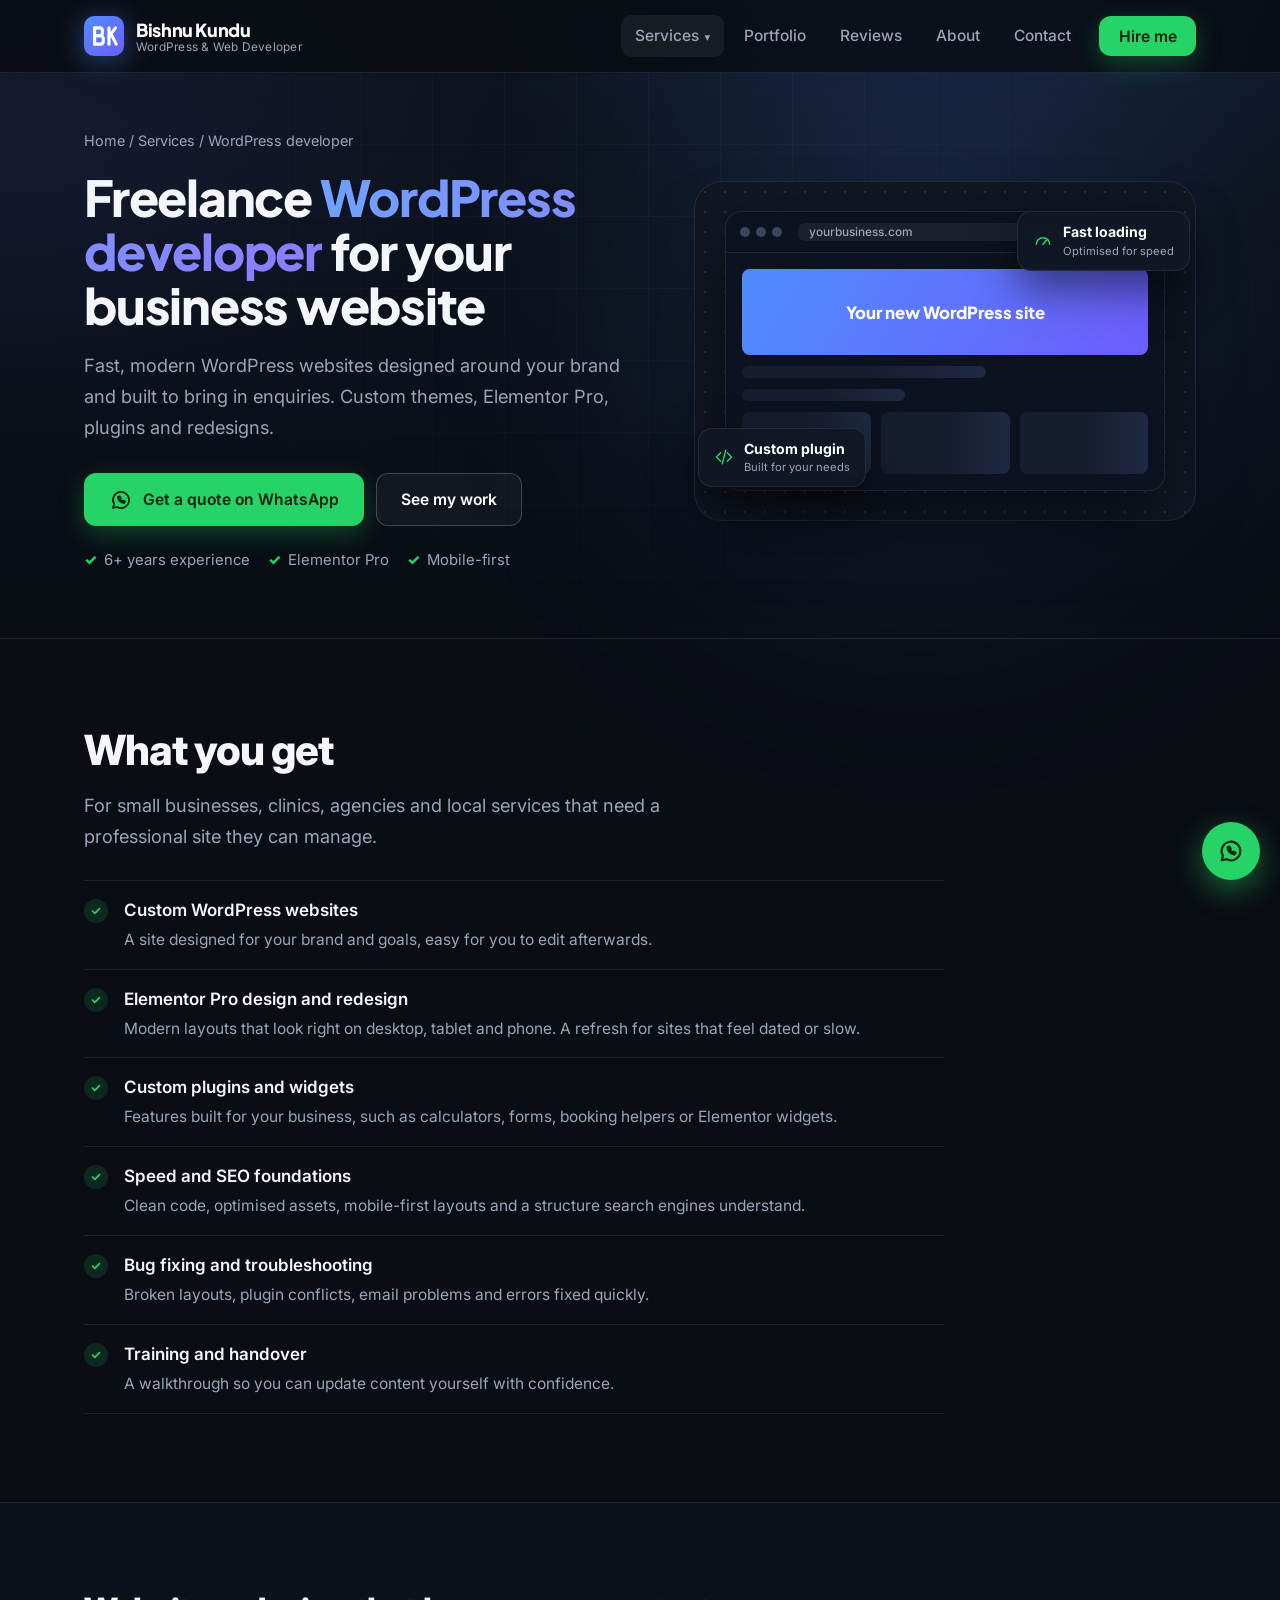
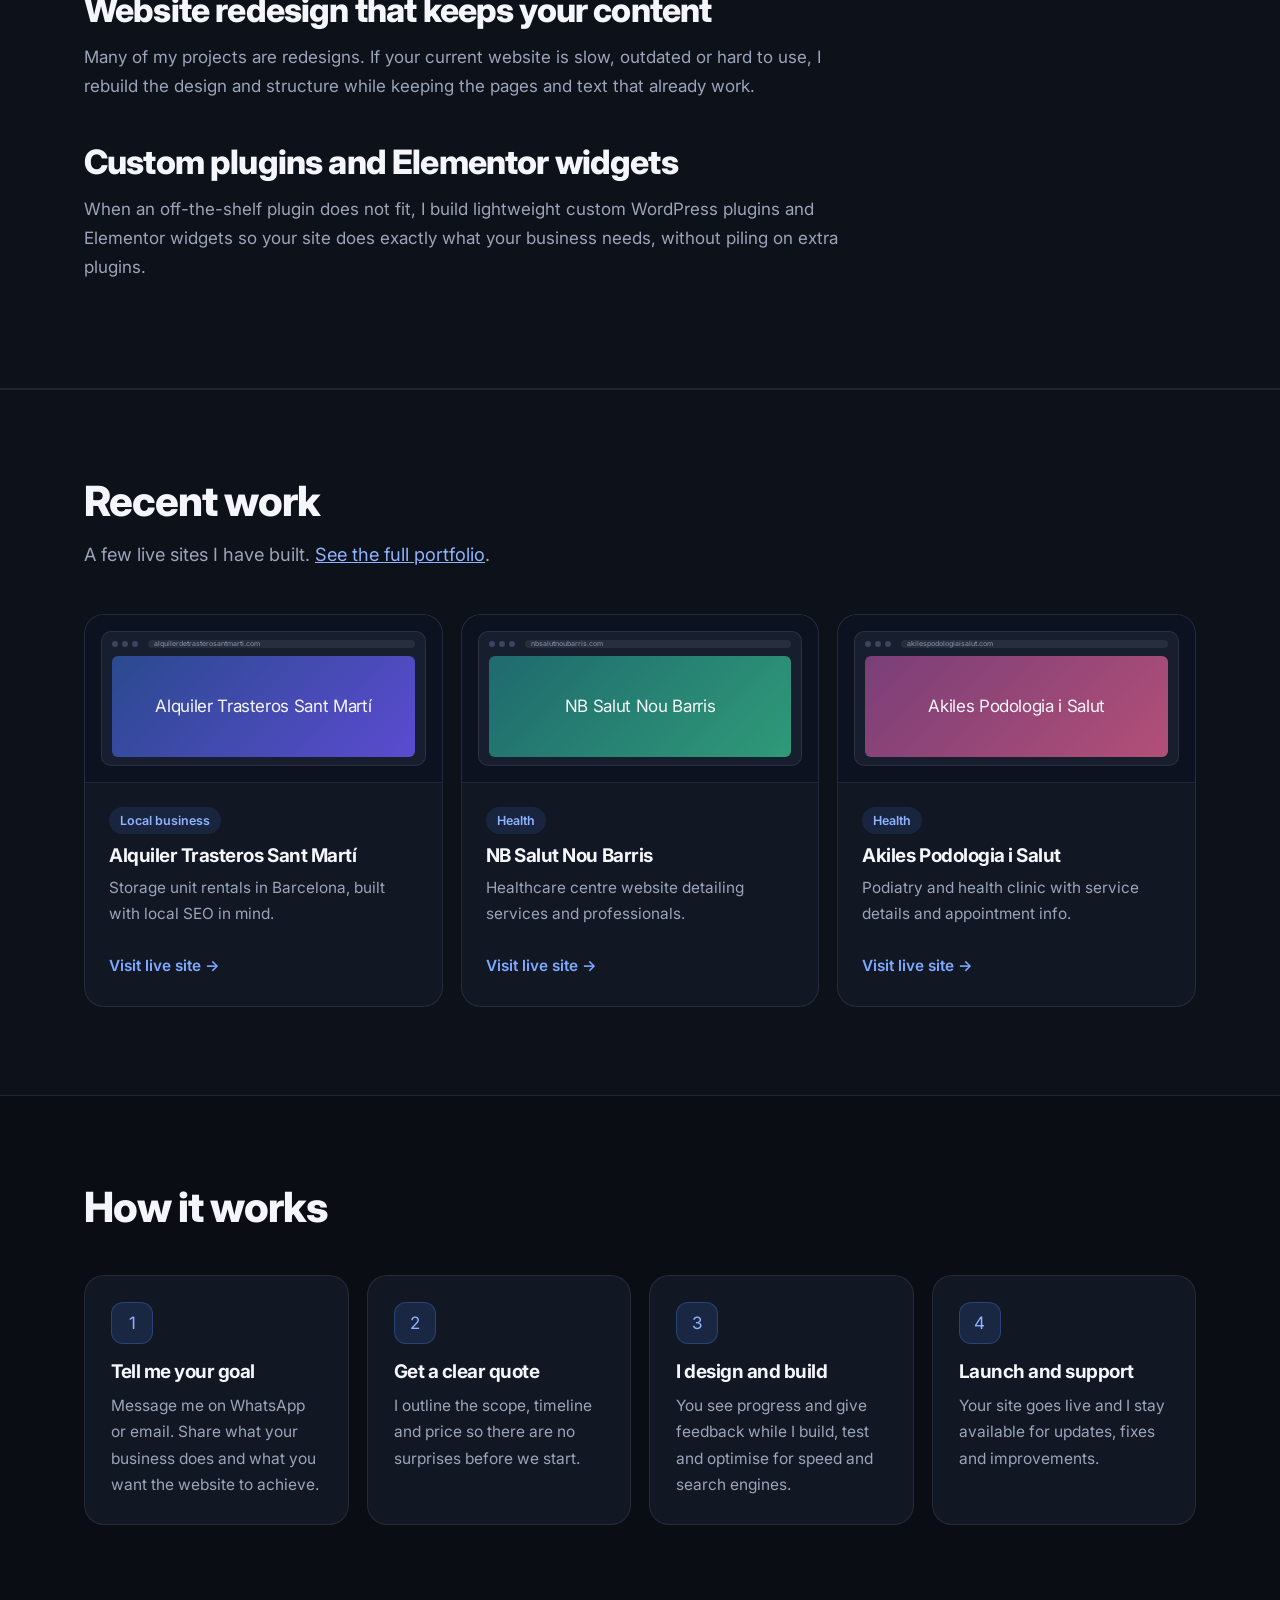
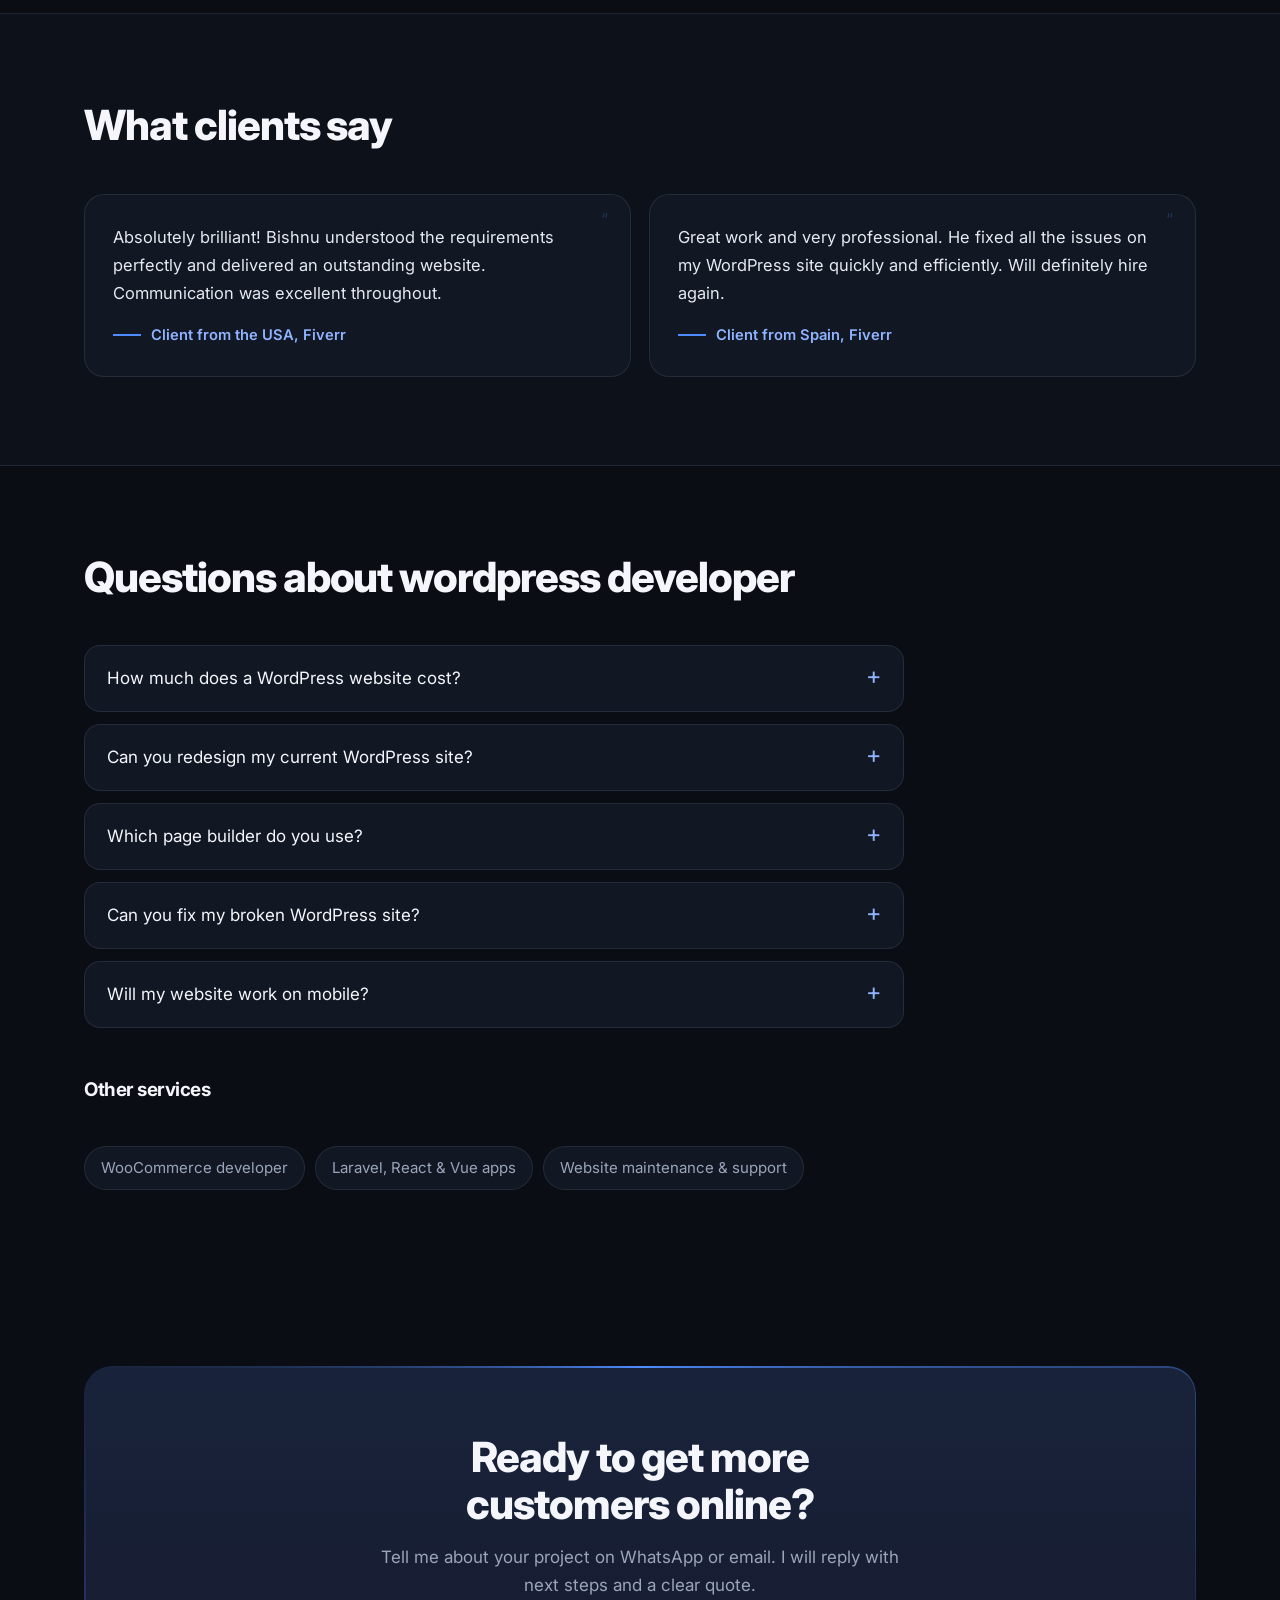
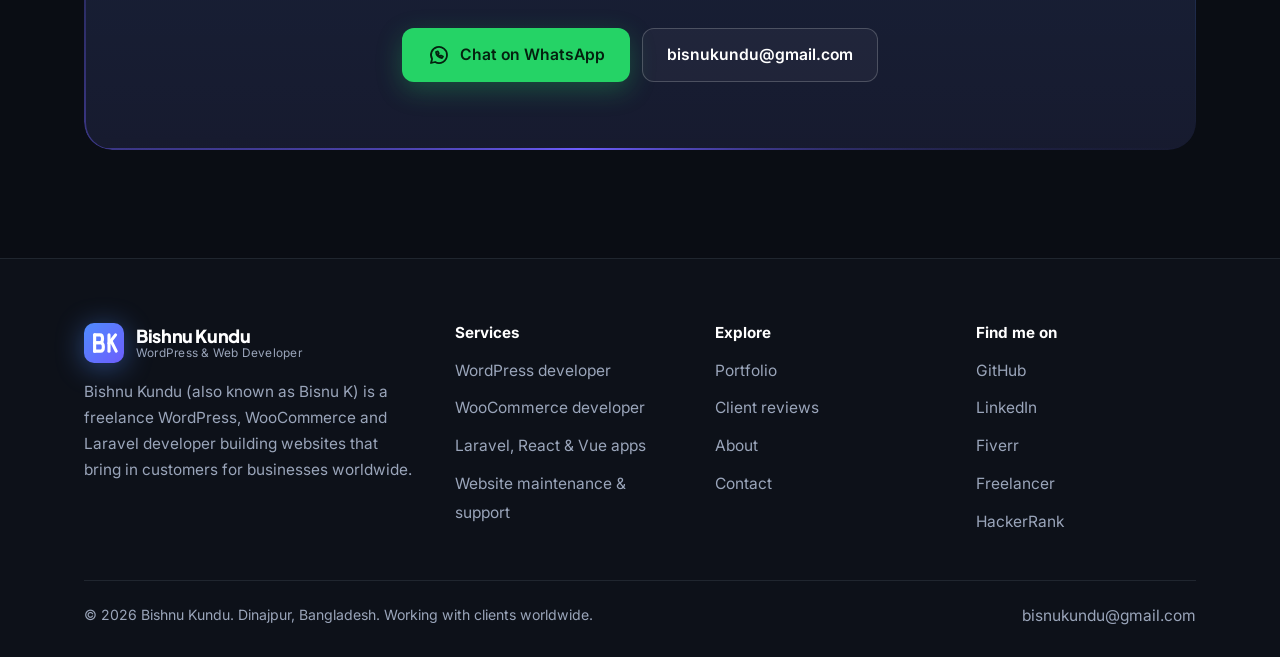
<file: services/wordpress-developer/index.html>
<!DOCTYPE html>
<html lang="en">
<head>
<meta charset="UTF-8">
<meta name="viewport" content="width=device-width, initial-scale=1">
<title>WordPress Developer for Hire (Freelance) | Bishnu Kundu</title>
<meta name="description" content="Hire a freelance WordPress developer with 6+ years of experience. Custom websites, Elementor Pro redesigns, plugins and fixes for businesses worldwide.">
<meta name="keywords" content="Bishnu Kundu, Bisnu Kundu, bisnukundu, Bisnu K, WordPress developer, WooCommerce developer, freelance web developer worldwide, Laravel developer, website maintenance">
<meta name="robots" content="index,follow,max-image-preview:large">
<link rel="canonical" href="https://bisnukundu.netlify.app/services/wordpress-developer/">
<meta name="author" content="Bishnu Kundu">
<meta name="theme-color" content="#0a0d14">
<meta property="og:site_name" content="Bishnu Kundu">
<meta property="og:type" content="website">
<meta property="og:locale" content="en_US">
<meta property="og:title" content="WordPress Developer for Hire (Freelance) | Bishnu Kundu">
<meta property="og:description" content="Hire a freelance WordPress developer with 6+ years of experience. Custom websites, Elementor Pro redesigns, plugins and fixes for businesses worldwide.">
<meta property="og:url" content="https://bisnukundu.netlify.app/services/wordpress-developer/">
<meta property="og:image" content="https://bisnukundu.netlify.app/og-image.png">
<meta property="og:image:width" content="1200">
<meta property="og:image:height" content="630">
<meta property="og:image:alt" content="Bishnu Kundu, freelance WordPress and WooCommerce developer">
<meta name="twitter:card" content="summary_large_image">
<meta name="twitter:title" content="WordPress Developer for Hire (Freelance) | Bishnu Kundu">
<meta name="twitter:description" content="Hire a freelance WordPress developer with 6+ years of experience. Custom websites, Elementor Pro redesigns, plugins and fixes for businesses worldwide.">
<meta name="twitter:image" content="https://bisnukundu.netlify.app/og-image.png">
<link rel="icon" type="image/x-icon" href="/favicon_io/favicon.ico">
<link rel="icon" type="image/png" sizes="32x32" href="/favicon_io/favicon-32x32.png">
<link rel="icon" type="image/png" sizes="16x16" href="/favicon_io/favicon-16x16.png">
<link rel="apple-touch-icon" sizes="180x180" href="/favicon_io/apple-touch-icon.png">
<link rel="manifest" href="/site.webmanifest">
<link rel="preconnect" href="https://fonts.googleapis.com">
<link rel="preconnect" href="https://fonts.gstatic.com" crossorigin>
<link href="https://fonts.googleapis.com/css2?family=Inter:wght@400;500;600&family=Plus+Jakarta+Sans:wght@600;700;800&display=swap" rel="stylesheet">
<link rel="stylesheet" href="/style.css?v=1ecafc1d">
<script>document.documentElement.classList.add('js')</script>

<script type="application/ld+json">{"@context": "https://schema.org", "@type": "BreadcrumbList", "itemListElement": [{"@type": "ListItem", "position": 1, "name": "Home", "item": "https://bisnukundu.netlify.app/"}, {"@type": "ListItem", "position": 2, "name": "Services", "item": "https://bisnukundu.netlify.app/services/"}, {"@type": "ListItem", "position": 3, "name": "WordPress developer", "item": "https://bisnukundu.netlify.app/services/wordpress-developer/"}]}</script><script type="application/ld+json">{"@context": "https://schema.org", "@type": "Service", "name": "WordPress developer", "provider": {"@id": "https://bisnukundu.netlify.app/#business"}, "areaServed": "Worldwide", "description": "Hire a freelance WordPress developer with 6+ years of experience. Custom websites, Elementor Pro redesigns, plugins and fixes for businesses worldwide.", "url": "https://bisnukundu.netlify.app/services/wordpress-developer/"}</script><script type="application/ld+json">{"@context": "https://schema.org", "@type": "FAQPage", "mainEntity": [{"@type": "Question", "name": "How much does a WordPress website cost?", "acceptedAnswer": {"@type": "Answer", "text": "It depends on pages, design and features. I give a fixed quote after understanding your project, so you know the price before we start."}}, {"@type": "Question", "name": "Can you redesign my current WordPress site?", "acceptedAnswer": {"@type": "Answer", "text": "Yes. I keep your content and improve design, speed and structure, so visitors find what they need and contact you."}}, {"@type": "Question", "name": "Which page builder do you use?", "acceptedAnswer": {"@type": "Answer", "text": "I work with Elementor and Elementor Pro, and also build custom themes in PHP when a project needs it."}}, {"@type": "Question", "name": "Can you fix my broken WordPress site?", "acceptedAnswer": {"@type": "Answer", "text": "Yes. I debug errors, plugin conflicts, layout problems and email delivery issues, then explain what went wrong."}}, {"@type": "Question", "name": "Will my website work on mobile?", "acceptedAnswer": {"@type": "Answer", "text": "Yes. Every site I build is responsive and tested on desktop, tablet and phone."}}]}</script>
</head>
<body>
<div class="prog"></div><div class="bg" aria-hidden="true"></div>
<header class="nav"><div class="wrap">
<a class="logo" href="/" aria-label="Bishnu Kundu, home"><svg viewBox="0 0 64 64" aria-hidden="true"><defs><linearGradient id="lg" x1="0" y1="0" x2="1" y2="1"><stop offset="0" stop-color="#4f8cff"/><stop offset="1" stop-color="#6d5dfc"/></linearGradient></defs><rect width="64" height="64" rx="16" fill="url(#lg)"/><g fill="none" stroke="#fff" stroke-width="5" stroke-linecap="round" stroke-linejoin="round"><path d="M17 19v26"/><path d="M17 19h8.5c5.5 0 5.5 12.5 0 12.5H17"/><path d="M17 31.5h9.5c6 0 6 13.5 0 13.5H17"/><path d="M40 19v26"/><path d="M50.5 19 40 32.5"/><path d="M43.5 29l8 16"/></g></svg><span><b>Bishnu Kundu</b><small>WordPress &amp; Web Developer</small></span></a>
<nav aria-label="Main"><ul><li class="dd"><a href="/services/" aria-current=page>Services</a><div class="sub"><ul><li><a href="/services/">All services</a></li><li><a href="/services/wordpress-developer/">WordPress developer</a></li><li><a href="/services/woocommerce-developer/">WooCommerce developer</a></li><li><a href="/services/web-app-development/">Laravel, React &amp; Vue apps</a></li><li><a href="/services/website-maintenance/">Website maintenance &amp; support</a></li></ul></div></li><li><a href="/portfolio/">Portfolio</a></li><li><a href="/reviews/">Reviews</a></li><li><a href="/about/">About</a></li><li><a href="/contact/">Contact</a></li><li><a class="btn btn-wa" href="https://wa.link/w53g4s" target="_blank" rel="noopener">Hire me</a></li></ul></nav>
<button class="burger" aria-label="Open menu" aria-expanded="false">☰</button>
</div></header>
<main>
<section class="ph"><div class="wrap ph-grid"><div><div class="crumbs"><a href="/">Home</a> / <a href="/services/">Services</a> / WordPress developer</div><h1>Freelance <span class="hl">WordPress developer</span> for your business website</h1><p class="lead">Fast, modern WordPress websites designed around your brand and built to bring in enquiries. Custom themes, Elementor Pro, plugins and redesigns.</p><div class="cta"><a class="btn btn-wa" href="https://wa.link/w53g4s" target="_blank" rel="noopener"><svg class="ic" viewBox="0 0 24 24" fill="none" stroke="currentColor" stroke-width="1.8" stroke-linecap="round" stroke-linejoin="round" aria-hidden="true"><path d="M20 12a8 8 0 0 1-11.9 7L4 20l1.1-4A8 8 0 1 1 20 12Z"/><path d="M9 9c0 3 3 6 6 6l1-1.5-2-1-1 .7c-.8-.4-1.5-1.1-1.9-1.9l.7-1-1-2L9 9Z"/></svg>Get a quote on WhatsApp</a><a class="btn btn-line" href="/portfolio/">See my work</a></div><div class="mini"><span>6+ years experience</span><span>Elementor Pro</span><span>Mobile-first</span></div></div><div class="vis" aria-hidden="true"><div class="vwin"><div class="vtop"><i></i><i></i><i></i><b>yourbusiness.com</b></div><div class="vbody"><div class="sk hero-b">Your new WordPress site</div><div class="sk w60"></div><div class="sk w40"></div><div class="g3"><div class="sk"></div><div class="sk"></div><div class="sk"></div></div></div></div><div class="vfloat a"><svg class="ic" viewBox="0 0 24 24" fill="none" stroke="currentColor" stroke-width="1.8" stroke-linecap="round" stroke-linejoin="round" aria-hidden="true"><path d="M4 16a8 8 0 1 1 16 0M12 16l4-5"/></svg><div><b>Fast loading</b><small>Optimised for speed</small></div></div><div class="vfloat b"><svg class="ic" viewBox="0 0 24 24" fill="none" stroke="currentColor" stroke-width="1.8" stroke-linecap="round" stroke-linejoin="round" aria-hidden="true"><path d="m8 7-5 5 5 5M16 7l5 5-5 5M14 4l-4 16"/></svg><div><b>Custom plugin</b><small>Built for your needs</small></div></div></div></div></section><section><div class="wrap split stack"><div class="rv"><h2>What you get</h2><p class="lead" style="margin-top:16px">For small businesses, clinics, agencies and local services that need a professional site they can manage.</p></div>
<ul class="ticks"><li class="rv"><b>Custom WordPress websites</b><span>A site designed for your brand and goals, easy for you to edit afterwards.</span></li><li class="rv"><b>Elementor Pro design and redesign</b><span>Modern layouts that look right on desktop, tablet and phone. A refresh for sites that feel dated or slow.</span></li><li class="rv"><b>Custom plugins and widgets</b><span>Features built for your business, such as calculators, forms, booking helpers or Elementor widgets.</span></li><li class="rv"><b>Speed and SEO foundations</b><span>Clean code, optimised assets, mobile-first layouts and a structure search engines understand.</span></li><li class="rv"><b>Bug fixing and troubleshooting</b><span>Broken layouts, plugin conflicts, email problems and errors fixed quickly.</span></li><li class="rv"><b>Training and handover</b><span>A walkthrough so you can update content yourself with confidence.</span></li></ul></div></section>
<section id="redesign" class="band"><div class="wrap"><div class="prose rv"><h2 style="margin-top:0">Website redesign that keeps your content</h2><p>Many of my projects are redesigns. If your current website is slow, outdated or hard to use, I rebuild the design and structure while keeping the pages and text that already work.</p><h2 id="plugins">Custom plugins and Elementor widgets</h2><p>When an off-the-shelf plugin does not fit, I build lightweight custom WordPress plugins and Elementor widgets so your site does exactly what your business needs, without piling on extra plugins.</p></div></div></section>
<section class="band"><div class="wrap"><div class="sh rv"><h2>Recent work</h2><p class="lead">A few live sites I have built. <a href="/portfolio/" style="color:#8fb3ff">See the full portfolio</a>.</p></div><div class="works"><a class="tile rv" href="https://alquilerdetrasterosantmarti.com/" target="_blank" rel="noopener" data-cat="local" aria-label="Alquiler Trasteros Sant Martí (opens live website)"><div class="thumb" aria-hidden="true"><div class="tw"><div class="dots"><i></i><i></i><i></i><em>alquilerdetrasterosantmarti.com</em></div><div class="pg" style="--g1:#2b4a8f;--g2:#5b4bd0">Alquiler Trasteros Sant Martí</div></div></div><div class="tb"><span class="tag">Local business</span><h3>Alquiler Trasteros Sant Martí</h3><p>Storage unit rentals in Barcelona, built with local SEO in mind.</p><span class="more-link">Visit live site →</span></div></a><a class="tile rv" href="https://nbsalutnoubarris.com/" target="_blank" rel="noopener" data-cat="health" aria-label="NB Salut Nou Barris (opens live website)"><div class="thumb" aria-hidden="true"><div class="tw"><div class="dots"><i></i><i></i><i></i><em>nbsalutnoubarris.com</em></div><div class="pg" style="--g1:#1f6a6e;--g2:#2f9a78">NB Salut Nou Barris</div></div></div><div class="tb"><span class="tag">Health</span><h3>NB Salut Nou Barris</h3><p>Healthcare centre website detailing services and professionals.</p><span class="more-link">Visit live site →</span></div></a><a class="tile rv" href="https://akilespodologiaisalut.com/" target="_blank" rel="noopener" data-cat="health" aria-label="Akiles Podologia i Salut (opens live website)"><div class="thumb" aria-hidden="true"><div class="tw"><div class="dots"><i></i><i></i><i></i><em>akilespodologiaisalut.com</em></div><div class="pg" style="--g1:#7a3f78;--g2:#b24f77">Akiles Podologia i Salut</div></div></div><div class="tb"><span class="tag">Health</span><h3>Akiles Podologia i Salut</h3><p>Podiatry and health clinic with service details and appointment info.</p><span class="more-link">Visit live site →</span></div></a></div></div></section>
<section><div class="wrap"><div class="sh rv"><h2>How it works</h2></div><div class="steps"><div class="step rv"><h3>Tell me your goal</h3><p>Message me on WhatsApp or email. Share what your business does and what you want the website to achieve.</p></div><div class="step rv"><h3>Get a clear quote</h3><p>I outline the scope, timeline and price so there are no surprises before we start.</p></div><div class="step rv"><h3>I design and build</h3><p>You see progress and give feedback while I build, test and optimise for speed and search engines.</p></div><div class="step rv"><h3>Launch and support</h3><p>Your site goes live and I stay available for updates, fixes and improvements.</p></div></div></div></section>
<section class="band"><div class="wrap"><div class="sh rv"><h2>What clients say</h2></div><div class="qgrid"><blockquote class="rv"><p>Absolutely brilliant! Bishnu understood the requirements perfectly and delivered an outstanding website. Communication was excellent throughout.</p><cite>Client from the USA, Fiverr</cite></blockquote><blockquote class="rv"><p>Great work and very professional. He fixed all the issues on my WordPress site quickly and efficiently. Will definitely hire again.</p><cite>Client from Spain, Fiverr</cite></blockquote></div></div></section>
<section><div class="wrap"><div class="sh rv"><h2>Questions about wordpress developer</h2></div><div class="faq"><details class="rv"><summary>How much does a WordPress website cost?</summary><p>It depends on pages, design and features. I give a fixed quote after understanding your project, so you know the price before we start.</p></details><details class="rv"><summary>Can you redesign my current WordPress site?</summary><p>Yes. I keep your content and improve design, speed and structure, so visitors find what they need and contact you.</p></details><details class="rv"><summary>Which page builder do you use?</summary><p>I work with Elementor and Elementor Pro, and also build custom themes in PHP when a project needs it.</p></details><details class="rv"><summary>Can you fix my broken WordPress site?</summary><p>Yes. I debug errors, plugin conflicts, layout problems and email delivery issues, then explain what went wrong.</p></details><details class="rv"><summary>Will my website work on mobile?</summary><p>Yes. Every site I build is responsive and tested on desktop, tablet and phone.</p></details></div><div class="sh rv" style="margin-top:50px"><h3>Other services</h3></div><div class="chips"><a href="/services/woocommerce-developer/">WooCommerce developer</a><a href="/services/web-app-development/">Laravel, React &amp; Vue apps</a><a href="/services/website-maintenance/">Website maintenance &amp; support</a></div></div></section>
<section><div class="wrap"><div class="ctabox rv"><h2>Ready to get more customers online?</h2><p>Tell me about your project on WhatsApp or email. I will reply with next steps and a clear quote.</p><div class="cta"><a class="btn btn-wa" href="https://wa.link/w53g4s" target="_blank" rel="noopener"><svg class="ic" viewBox="0 0 24 24" fill="none" stroke="currentColor" stroke-width="1.8" stroke-linecap="round" stroke-linejoin="round" aria-hidden="true"><path d="M20 12a8 8 0 0 1-11.9 7L4 20l1.1-4A8 8 0 1 1 20 12Z"/><path d="M9 9c0 3 3 6 6 6l1-1.5-2-1-1 .7c-.8-.4-1.5-1.1-1.9-1.9l.7-1-1-2L9 9Z"/></svg>Chat on WhatsApp</a><a class="btn btn-line" href="mailto:bisnukundu@gmail.com">bisnukundu@gmail.com</a></div></div></div></section>
</main>
<footer><div class="wrap">
<div class="fg">
<div><a class="logo" href="/" aria-label="Bishnu Kundu, home"><svg viewBox="0 0 64 64" aria-hidden="true"><defs><linearGradient id="lg" x1="0" y1="0" x2="1" y2="1"><stop offset="0" stop-color="#4f8cff"/><stop offset="1" stop-color="#6d5dfc"/></linearGradient></defs><rect width="64" height="64" rx="16" fill="url(#lg)"/><g fill="none" stroke="#fff" stroke-width="5" stroke-linecap="round" stroke-linejoin="round"><path d="M17 19v26"/><path d="M17 19h8.5c5.5 0 5.5 12.5 0 12.5H17"/><path d="M17 31.5h9.5c6 0 6 13.5 0 13.5H17"/><path d="M40 19v26"/><path d="M50.5 19 40 32.5"/><path d="M43.5 29l8 16"/></g></svg><span><b>Bishnu Kundu</b><small>WordPress &amp; Web Developer</small></span></a><p>Bishnu Kundu (also known as Bisnu K) is a freelance WordPress, WooCommerce and Laravel developer building websites that bring in customers for businesses worldwide.</p></div>
<div><h3>Services</h3><ul><li><a href="/services/wordpress-developer/">WordPress developer</a></li><li><a href="/services/woocommerce-developer/">WooCommerce developer</a></li><li><a href="/services/web-app-development/">Laravel, React &amp; Vue apps</a></li><li><a href="/services/website-maintenance/">Website maintenance &amp; support</a></li></ul></div>
<div><h3>Explore</h3><ul><li><a href="/portfolio/">Portfolio</a></li><li><a href="/reviews/">Client reviews</a></li><li><a href="/about/">About</a></li><li><a href="/contact/">Contact</a></li></ul></div>
<div><h3>Find me on</h3><ul><li><a href="https://github.com/bisnukundu" rel="me noopener" target="_blank">GitHub</a></li><li><a href="https://www.linkedin.com/in/bisnukundu/" rel="me noopener" target="_blank">LinkedIn</a></li><li><a href="https://www.fiverr.com/bisnukundu" rel="me noopener" target="_blank">Fiverr</a></li><li><a href="https://www.freelancer.com/u/bisnukundu" rel="me noopener" target="_blank">Freelancer</a></li><li><a href="https://www.hackerrank.com/profile/bisnukundu" rel="me noopener" target="_blank">HackerRank</a></li></ul></div>
</div>
<div class="copy"><span>© <script>document.write(new Date().getFullYear())</script> Bishnu Kundu. Dinajpur, Bangladesh. Working with clients worldwide.</span><a href="mailto:bisnukundu@gmail.com">bisnukundu@gmail.com</a></div>
</div></footer>
<a class="wa-fab" href="https://wa.link/w53g4s" target="_blank" rel="noopener" aria-label="Chat on WhatsApp"><svg class="ic" viewBox="0 0 24 24" fill="none" stroke="currentColor" stroke-width="1.8" stroke-linecap="round" stroke-linejoin="round" aria-hidden="true"><path d="M20 12a8 8 0 0 1-11.9 7L4 20l1.1-4A8 8 0 1 1 20 12Z"/><path d="M9 9c0 3 3 6 6 6l1-1.5-2-1-1 .7c-.8-.4-1.5-1.1-1.9-1.9l.7-1-1-2L9 9Z"/></svg></a>
<script src="/app.js?v=1ecafc1d" defer></script>
</body>
</html>
</file>
<file: style.css>
@property --a{syntax:'<angle>';initial-value:0deg;inherits:false}
:root{--bg:#0a0d14;--bg2:#0d1119;--card:#121724;--card2:#171e2e;--line:rgba(148,163,184,.14);--tx:#e6e9f0;--mu:#9aa5ba;--ac:#4f8cff;--ac2:#6d5dfc;--wa:#25d366;
--d:'Plus Jakarta Sans',system-ui,sans-serif;--b:'Inter',system-ui,sans-serif}
*{box-sizing:border-box;margin:0;padding:0}
html{scroll-behavior:smooth;scroll-padding-top:84px}
body{font:400 1.0625rem/1.7 var(--b);color:var(--tx);background:var(--bg);overflow-x:hidden;-webkit-font-smoothing:antialiased}
img{max-width:100%;display:block}
a{color:inherit}
:focus-visible{outline:2px solid var(--ac);outline-offset:3px;border-radius:6px}
.wrap{max-width:1160px;margin:0 auto;padding:0 24px}
h1,h2,h3{font-family:var(--d);letter-spacing:-.025em;color:#f4f6fb}
h1{font-size:clamp(2.2rem,4.7vw,3.7rem);font-weight:800;line-height:1.08}
h2{font-size:clamp(1.8rem,3.4vw,2.6rem);font-weight:800;line-height:1.14}
h3{font-size:1.18rem;font-weight:700;line-height:1.3}
.lead{font-size:1.14rem;color:var(--mu);max-width:58ch;line-height:1.7}
.hl{background:linear-gradient(95deg,#6ea2ff,#8f7bff);-webkit-background-clip:text;background-clip:text;color:transparent}
/* background */
.bg{position:fixed;inset:0;z-index:-2;background:radial-gradient(900px 520px at 78% -8%,rgba(79,140,255,.15),transparent 62%),radial-gradient(700px 420px at 2% 18%,rgba(109,93,252,.08),transparent 62%),var(--bg)}
.bg:before{content:"";position:absolute;width:520px;height:520px;border-radius:50%;background:rgba(79,140,255,.13);filter:blur(120px);top:6%;right:8%;animation:drift 20s ease-in-out infinite alternate}
.bg:after{content:"";position:absolute;inset:0;background-image:linear-gradient(var(--line) 1px,transparent 1px),linear-gradient(90deg,var(--line) 1px,transparent 1px);background-size:72px 72px;-webkit-mask-image:radial-gradient(ellipse at 50% 0,#000,transparent 65%);mask-image:radial-gradient(ellipse at 50% 0,#000,transparent 65%);opacity:.45}
@keyframes drift{to{transform:translate(-14vw,10vh)}}
.prog{position:fixed;top:0;left:0;height:3px;width:0;background:linear-gradient(90deg,var(--ac),var(--ac2));z-index:100}
.ic{width:24px;height:24px;flex:none}
/* header */
header.nav{position:sticky;top:0;z-index:50;background:rgba(10,13,20,.78);backdrop-filter:blur(16px);-webkit-backdrop-filter:blur(16px);border-bottom:1px solid var(--line)}
header.nav .wrap{display:flex;justify-content:space-between;align-items:center;height:72px}
.logo{display:flex;align-items:center;gap:12px;text-decoration:none}
.logo svg{width:40px;height:40px;flex:none;filter:drop-shadow(0 4px 14px rgba(79,140,255,.45))}
.logo span{display:grid;line-height:1.15}
.logo b{font:800 1.12rem var(--d);letter-spacing:-.02em;color:#fff}
.logo small{font-size:.74rem;color:var(--mu);letter-spacing:.02em}
nav ul{display:flex;gap:6px;list-style:none;align-items:center}
nav>ul>li>a:not(.btn){display:block;padding:8px 14px;text-decoration:none;color:var(--mu);font-weight:500;font-size:.97rem;border-radius:10px;transition:.2s}
nav>ul>li>a:not(.btn):hover,nav a[aria-current]{color:#fff;background:rgba(255,255,255,.06)}
li.dd{position:relative}
li.dd>a:after{content:"▾";margin-left:6px;font-size:.7rem}
.sub{position:absolute;top:100%;left:0;min-width:280px;padding-top:10px;display:none}
.sub ul{display:grid;gap:2px;background:var(--card);border:1px solid var(--line);border-radius:16px;padding:8px;box-shadow:0 24px 60px rgba(0,0,0,.5)}
.sub a{display:block;padding:10px 14px;border-radius:10px;text-decoration:none;color:var(--tx);font-size:.95rem}
.sub a:hover{background:rgba(79,140,255,.14)}
li.dd:hover .sub,li.dd:focus-within .sub{display:block}
.burger{display:none;background:none;border:1px solid var(--line);color:#fff;width:44px;height:44px;border-radius:12px;font-size:1.3rem;cursor:pointer}
.btn{display:inline-flex;align-items:center;gap:.6rem;padding:.85rem 1.5rem;border-radius:12px;font:600 .98rem var(--b);text-decoration:none;transition:transform .2s,box-shadow .2s,background .2s;border:1px solid transparent;cursor:pointer;position:relative;overflow:hidden}
.btn:hover{transform:translateY(-2px)}
.btn-wa{background:var(--wa);color:#04210f;box-shadow:0 8px 26px rgba(37,211,102,.28)}
.btn-wa:hover{box-shadow:0 12px 34px rgba(37,211,102,.45)}
.btn-wa:after{content:"";position:absolute;top:0;left:-60%;width:40%;height:100%;background:linear-gradient(100deg,transparent,rgba(255,255,255,.45),transparent);transform:skewX(-20deg);animation:shine 4.5s infinite}
@keyframes shine{0%,60%{left:-60%}100%{left:130%}}
.btn-line{border-color:rgba(255,255,255,.2);color:#fff;background:rgba(255,255,255,.04)}
.btn-line:hover{border-color:var(--ac);background:rgba(79,140,255,.12)}
nav li .btn{padding:.6rem 1.15rem;margin-left:8px}
nav a.btn{color:#04210f}
/* hero */
.hero{padding:76px 0 64px}
.hero-grid{display:grid;grid-template-columns:1.12fr .88fr;gap:64px;align-items:center}
.badge{display:inline-flex;align-items:center;gap:10px;padding:7px 15px;border:1px solid var(--line);border-radius:999px;background:rgba(255,255,255,.04);font-size:.9rem;color:var(--mu);margin-bottom:24px}
.badge:before{content:"";width:8px;height:8px;border-radius:50%;background:var(--wa);animation:ping 2s infinite}
@keyframes ping{70%{box-shadow:0 0 0 10px rgba(37,211,102,0)}0%{box-shadow:0 0 0 0 rgba(37,211,102,.6)}}
.hero h1{margin-bottom:20px}
.typed{font:600 1.2rem var(--d);margin-bottom:16px;min-height:1.7em;color:#cdd6ea}
.typed span:after{content:"";display:inline-block;width:2px;height:1.05em;background:var(--ac);margin-left:3px;vertical-align:-.15em;animation:blink 1s steps(1) infinite}
@keyframes blink{50%{opacity:0}}
.cta{display:flex;gap:12px;flex-wrap:wrap;margin-top:30px}
.trust{display:flex;gap:8px 20px;flex-wrap:wrap;margin-top:34px;color:var(--mu);font-size:.93rem;align-items:center}
.trust a{text-decoration:none;padding:6px 14px;border:1px solid var(--line);border-radius:999px;transition:.2s}
.trust a:hover{color:#fff;border-color:var(--ac)}
.pframe{position:relative;max-width:430px;margin:0 auto;isolation:isolate}
.pframe:before{content:"";position:absolute;inset:-2px;border-radius:30px;background:conic-gradient(from var(--a),var(--ac),var(--ac2),transparent 35%,transparent 65%,var(--ac));animation:spin 8s linear infinite;z-index:-1}
@keyframes spin{to{--a:360deg}}
.pframe .pimg{border-radius:28px;aspect-ratio:4/5;width:100%;object-fit:cover;object-position:50% 12%;background:var(--card)}
.pframe:after{content:"";position:absolute;inset:0;border-radius:28px;background:linear-gradient(180deg,transparent 55%,rgba(10,13,20,.75));z-index:0;pointer-events:none}
.chip{position:absolute;z-index:2;background:rgba(18,23,36,.88);backdrop-filter:blur(12px);-webkit-backdrop-filter:blur(12px);border:1px solid var(--line);border-radius:16px;padding:12px 16px;display:flex;gap:12px;align-items:center;box-shadow:0 18px 44px rgba(0,0,0,.45);font-size:.9rem;line-height:1.3;animation:float 6s ease-in-out infinite}
.chip b{display:block;font:800 1.2rem var(--d);color:#fff}
.chip small{color:var(--mu);font-size:.8rem}
.chip .ic{color:var(--ac);width:26px;height:26px}
.c1{top:34px;left:-44px}
.c2{bottom:70px;right:-40px;animation-delay:-2s}
.c3{bottom:-18px;left:30px;animation-delay:-4s}
@keyframes float{50%{transform:translateY(-10px)}}
.dot{width:9px;height:9px;border-radius:50%;background:var(--wa);animation:ping 2s infinite;flex:none}
/* sections */
section{padding:88px 0;position:relative}
.band{background:var(--bg2);border-block:1px solid var(--line)}
.sh{margin-bottom:44px}
.sh .lead{margin-top:14px}
.stats{display:grid;grid-template-columns:repeat(3,1fr);gap:18px}
.stat{padding:28px;border:1px solid var(--line);border-radius:20px;background:var(--card)}
.stat b{display:block;font:800 clamp(2.2rem,4.4vw,3.2rem)/1 var(--d);letter-spacing:-.04em;color:#fff}
.stat span{color:var(--mu);font-size:.98rem}
.marq{overflow:hidden;padding:26px 0;-webkit-mask-image:linear-gradient(90deg,transparent,#000 12%,#000 88%,transparent);mask-image:linear-gradient(90deg,transparent,#000 12%,#000 88%,transparent)}
.marq div{display:flex;gap:48px;width:max-content;animation:marq 34s linear infinite}
.marq span{font:700 1.15rem var(--d);color:#6b7790;white-space:nowrap}
@keyframes marq{to{transform:translateX(-50%)}}
.bento{display:grid;grid-template-columns:repeat(3,1fr);gap:18px}
.card,.tile{position:relative;padding:28px;border-radius:20px;border:1px solid var(--line);background:var(--card);overflow:hidden;text-decoration:none;display:block;transition:transform .3s,border-color .3s}
.card:before,.tile:before{content:"";position:absolute;inset:0;background:radial-gradient(360px circle at var(--mx,50%) var(--my,0),rgba(79,140,255,.18),transparent 60%);opacity:0;transition:opacity .3s;pointer-events:none}
.card:hover,.tile:hover{transform:translateY(-5px);border-color:rgba(79,140,255,.55)}
.card:hover:before,.tile:hover:before{opacity:1}
.card>*,.tile>*{position:relative}
.ico{width:48px;height:48px;border-radius:14px;display:grid;place-items:center;background:rgba(79,140,255,.12);color:#7fa8ff;border:1px solid rgba(79,140,255,.25);margin-bottom:18px}
.card p{color:var(--mu);margin-top:8px;font-size:.99rem}
.card.wide{grid-column:span 2}
.more-link{display:inline-block;margin-top:14px;color:#7fa8ff;font-weight:600;font-size:.96rem}
.works{display:grid;grid-template-columns:repeat(3,1fr);gap:18px}
.tile{padding:0;display:flex;flex-direction:column}
.thumb{height:168px;position:relative;overflow:hidden;background:#0c1220;border-bottom:1px solid var(--line);padding:16px}
.thumb .tw{background:var(--card2);border:1px solid var(--line);border-radius:10px;height:100%;padding:8px 10px;display:grid;grid-template-rows:auto 1fr;gap:8px;transition:transform .5s}
.tile:hover .tw{transform:scale(1.04)}
.tw .dots{display:flex;gap:4px;align-items:center}
.tw .dots i{width:6px;height:6px;border-radius:50%;background:#3a4560}
.tw .dots em{margin-left:6px;flex:1;height:8px;border-radius:4px;background:rgba(255,255,255,.07);font:500 7px/8px var(--b);color:#7a869f;padding-left:6px;font-style:normal;overflow:hidden;white-space:nowrap}
.tw .pg{border-radius:6px;background:linear-gradient(135deg,var(--g1),var(--g2));display:grid;place-items:center;font:800 1.05rem var(--d);color:rgba(255,255,255,.95);letter-spacing:-.02em;text-align:center;padding:0 8px}
.tile .tb{padding:22px 24px 26px}
.tile p{color:var(--mu);font-size:.96rem;margin:6px 0 12px}
.tag{display:inline-block;padding:3px 11px;border-radius:999px;font-size:.78rem;font-weight:600;background:rgba(79,140,255,.12);color:#8fb3ff;margin-bottom:10px}
.chips{display:flex;flex-wrap:wrap;gap:10px}
.chips a,.chips span{padding:8px 16px;border:1px solid var(--line);border-radius:999px;text-decoration:none;color:var(--mu);font-size:.94rem;transition:.2s;background:var(--card)}
.chips a:hover{color:#fff;border-color:var(--ac);background:rgba(79,140,255,.14)}
.filters{display:flex;gap:10px;flex-wrap:wrap;margin-bottom:30px}
.filters button{padding:9px 18px;border-radius:999px;border:1px solid var(--line);background:var(--card);color:var(--mu);font:500 .94rem var(--b);cursor:pointer;transition:.2s}
.filters button.on,.filters button:hover{background:var(--ac);color:#fff;border-color:var(--ac)}
.steps{display:grid;grid-template-columns:repeat(4,1fr);gap:18px;counter-reset:s}
.step{padding:26px;border-radius:20px;border:1px solid var(--line);background:var(--card);counter-increment:s}
.step:before{content:counter(s);display:grid;place-items:center;width:40px;height:40px;border-radius:12px;background:rgba(79,140,255,.14);color:#8fb3ff;font:800 1.05rem var(--d);margin-bottom:16px;border:1px solid rgba(79,140,255,.28)}
.step p{color:var(--mu);margin-top:8px;font-size:.97rem}
.split{display:grid;grid-template-columns:1fr 1fr;gap:56px;align-items:start}
.ticks{list-style:none}
.ticks li{padding:15px 0 15px 40px;position:relative;border-bottom:1px solid var(--line)}
.ticks li:first-child{border-top:1px solid var(--line)}
.ticks li:before{content:"";position:absolute;left:0;top:18px;width:24px;height:24px;border-radius:50%;background:rgba(37,211,102,.14) url("data:image/svg+xml,%3Csvg xmlns='http://www.w3.org/2000/svg' viewBox='0 0 24 24' fill='none' stroke='%2325d366' stroke-width='3' stroke-linecap='round' stroke-linejoin='round'%3E%3Cpath d='m6 12 4 4 8-8'/%3E%3C/svg%3E") center/14px no-repeat}
.ticks b{display:block;color:#f4f6fb;font-weight:600}
.ticks span{color:var(--mu);font-size:.97rem}
.tl{border-left:2px solid var(--line);padding-left:26px;display:grid;gap:26px}
.tl div{position:relative}
.tl div:before{content:"";position:absolute;left:-34px;top:7px;width:14px;height:14px;border-radius:50%;background:var(--ac);box-shadow:0 0 0 5px rgba(79,140,255,.2)}
.tl small{color:#8fb3ff;font-weight:600}
.tl p{color:var(--mu);font-size:.98rem}
/* video + quotes */
.vids{display:grid;grid-template-columns:repeat(2,1fr);gap:20px}
.vcard{border:1px solid var(--line);border-radius:22px;background:var(--card);overflow:hidden}
.yt{position:relative;aspect-ratio:16/9;background:#0b0f19}
.yt button{all:unset;cursor:pointer;display:block;width:100%;height:100%;position:relative}
.yt img,.yt iframe{position:absolute;inset:0;width:100%;height:100%;object-fit:cover;border:0}
.yt button:after{content:"";position:absolute;inset:0;background:linear-gradient(180deg,rgba(10,13,20,.1),rgba(10,13,20,.55))}
.play{position:absolute;z-index:2;top:50%;left:50%;width:72px;height:72px;margin:-36px 0 0 -36px;border-radius:50%;background:var(--ac);display:grid;place-items:center;box-shadow:0 0 0 0 rgba(79,140,255,.6);animation:ping2 2.4s infinite;transition:transform .2s}
.yt button:hover .play{transform:scale(1.1)}
.play:before{content:"";border-style:solid;border-width:11px 0 11px 18px;border-color:transparent transparent transparent #fff;margin-left:5px}
@keyframes ping2{70%{box-shadow:0 0 0 18px rgba(79,140,255,0)}0%{box-shadow:0 0 0 0 rgba(79,140,255,.6)}}
.vcard .vt{padding:18px 22px}
.vcard .vt p{color:var(--mu);font-size:.95rem}
.qgrid{display:grid;grid-template-columns:repeat(2,1fr);gap:18px}
blockquote{padding:28px;border-radius:20px;border:1px solid var(--line);background:var(--card);font-size:1.03rem;position:relative}
blockquote:before{content:"“";position:absolute;top:10px;right:22px;font:800 4.4rem/1 var(--d);color:rgba(79,140,255,.22)}
blockquote cite{display:flex;align-items:center;gap:10px;margin-top:16px;font-style:normal;color:#8fb3ff;font-weight:600;font-size:.92rem}
blockquote cite:before{content:"";width:28px;height:2px;background:var(--ac)}
.faq{max-width:820px}
details{border:1px solid var(--line);border-radius:16px;padding:18px 22px;margin-bottom:12px;background:var(--card);transition:border-color .2s}
details[open]{border-color:rgba(79,140,255,.5)}
summary{font:700 1.06rem var(--d);cursor:pointer;list-style:none;display:flex;justify-content:space-between;gap:16px;color:#f4f6fb}
summary::-webkit-details-marker{display:none}
summary:after{content:"+";font-size:1.5rem;line-height:1;color:#8fb3ff;transition:transform .3s}
details[open] summary:after{transform:rotate(45deg)}
details p{margin-top:12px;color:var(--mu)}
.ctabox{position:relative;text-align:center;padding:68px 28px;border-radius:28px;background:linear-gradient(180deg,rgba(79,140,255,.1),rgba(109,93,252,.05)),var(--card);isolation:isolate;overflow:hidden}
.ctabox:before{content:"";position:absolute;inset:0;border-radius:inherit;padding:1.5px;background:conic-gradient(from var(--a),var(--ac),transparent 30%,var(--ac2) 55%,transparent 80%,var(--ac));-webkit-mask:linear-gradient(#000 0 0) content-box,linear-gradient(#000 0 0);-webkit-mask-composite:xor;mask-composite:exclude;animation:spin 7s linear infinite;z-index:-1}
.ctabox h2{max-width:18ch;margin:0 auto 14px}
.ctabox p{color:var(--mu);margin:0 auto 28px;max-width:50ch}
.ctabox .cta{justify-content:center;margin-top:0}
/* inner hero */
.ph{padding:56px 0 64px;border-bottom:1px solid var(--line);background:linear-gradient(180deg,rgba(79,140,255,.06),transparent)}
.ph-grid{display:grid;grid-template-columns:1.05fr .95fr;gap:56px;align-items:center}
.crumbs{font-size:.9rem;color:var(--mu);margin-bottom:18px}
.crumbs a{text-decoration:none}.crumbs a:hover{color:#fff}
.ph h1{font-size:clamp(2rem,4vw,3.1rem);margin-bottom:18px}
.ph .mini{display:flex;flex-wrap:wrap;gap:8px 18px;margin-top:22px;color:var(--mu);font-size:.93rem}
.ph .mini span:before{content:"✓";color:var(--wa);font-weight:800;margin-right:7px}
.prose{max-width:760px}
.prose p{color:var(--mu);margin-bottom:18px}
.prose h2{font-size:clamp(1.5rem,3vw,2.1rem);margin:42px 0 14px}
.prose a{color:#8fb3ff}
/* visuals */
.vis{position:relative;min-height:340px;display:grid;place-items:center;padding:26px}
.vis:before{content:"";position:absolute;inset:0;border-radius:28px;background:radial-gradient(circle at 70% 20%,rgba(79,140,255,.22),transparent 60%),var(--card);border:1px solid var(--line);background-image:radial-gradient(rgba(148,163,184,.18) 1px,transparent 1px);background-size:20px 20px}
.vwin{position:relative;width:100%;max-width:440px;background:#0d1220;border:1px solid var(--line);border-radius:16px;overflow:hidden;box-shadow:0 30px 70px rgba(0,0,0,.5);animation:float 7s ease-in-out infinite}
.vtop{display:flex;gap:6px;align-items:center;padding:11px 14px;border-bottom:1px solid var(--line)}
.vtop i{width:10px;height:10px;border-radius:50%;background:#3a4560}
.vtop b{margin-left:10px;flex:1;background:rgba(255,255,255,.06);border-radius:7px;padding:2px 11px;font:500 .74rem var(--b);color:var(--mu)}
.vbody{padding:16px;display:grid;gap:11px}
.sk{border-radius:8px;background:linear-gradient(90deg,#161d2f 25%,#1f2942 50%,#161d2f 75%);background-size:200% 100%;animation:shim 2.4s linear infinite;height:12px}
@keyframes shim{to{background-position:-200% 0}}
.sk.hero-b{height:86px;background:linear-gradient(120deg,var(--ac),var(--ac2));animation:none;display:grid;place-items:center;font:800 1.05rem var(--d);color:#fff}
.sk.w60{width:60%}.sk.w40{width:40%}
.g3{display:grid;grid-template-columns:repeat(3,1fr);gap:10px}.g3 .sk{height:62px}
.g2{display:grid;grid-template-columns:repeat(2,1fr);gap:10px}
.prod{border:1px solid var(--line);border-radius:10px;padding:8px;display:grid;gap:7px;background:#111829}
.prod .im{height:58px;border-radius:7px;background:linear-gradient(135deg,#27406f,#4b3f9e)}
.prod:nth-child(2) .im{background:linear-gradient(135deg,#1f5e63,#2f8f6f)}.prod:nth-child(3) .im{background:linear-gradient(135deg,#6a3b66,#a04b6f)}.prod:nth-child(4) .im{background:linear-gradient(135deg,#6a5a2b,#9a7a3a)}
.prod b{font:700 .78rem var(--d);color:#cdd6ea;display:flex;justify-content:space-between}
.prod em{font-style:normal;color:#8fb3ff}
.code{font:500 .78rem/1.75 ui-monospace,SFMono-Regular,Menlo,monospace;color:#9aa5ba;padding:16px;white-space:pre;overflow:hidden}
.code .k{color:#c792ea}.code .s{color:#a5d6a7}.code .f{color:#82aaff}.code .c{color:#5b6785}
.vfloat{position:absolute;z-index:2;background:rgba(18,23,36,.92);backdrop-filter:blur(10px);-webkit-backdrop-filter:blur(10px);border:1px solid var(--line);border-radius:14px;padding:11px 15px;font-size:.84rem;line-height:1.3;box-shadow:0 18px 44px rgba(0,0,0,.5);display:flex;gap:10px;align-items:center;animation:float 6s ease-in-out infinite}
.vfloat .ic{width:20px;height:20px;color:var(--wa)}
.vfloat.a{right:6px;top:30px;animation-delay:-1.5s}.vfloat.b{left:4px;bottom:34px;animation-delay:-3.5s}
.vfloat b{display:block;color:#fff;font-size:.88rem}
.vfloat small{color:var(--mu)}
.chk{display:grid;gap:9px}
.chk div{display:flex;align-items:center;gap:11px;padding:10px 12px;border:1px solid var(--line);border-radius:10px;background:#111829;font-size:.84rem;color:#cdd6ea;opacity:0;animation:chkin .6s forwards}
.chk div:nth-child(1){animation-delay:.3s}.chk div:nth-child(2){animation-delay:.9s}.chk div:nth-child(3){animation-delay:1.5s}.chk div:nth-child(4){animation-delay:2.1s}.chk div:nth-child(5){animation-delay:2.7s}
.chk div:before{content:"✓";width:20px;height:20px;border-radius:50%;background:rgba(37,211,102,.16);color:var(--wa);display:grid;place-items:center;font-size:.75rem;font-weight:800;flex:none}
.chk em{margin-left:auto;font-style:normal;color:var(--mu);font-size:.76rem}
@keyframes chkin{from{opacity:0;transform:translateX(-14px)}to{opacity:1;transform:none}}
.pill{display:inline-block;padding:3px 11px;border-radius:999px;background:rgba(37,211,102,.14);color:var(--wa);font:700 .74rem var(--b)}
.bars{display:flex;align-items:flex-end;gap:8px;height:70px}
.bars i{flex:1;border-radius:5px 5px 0 0;background:linear-gradient(180deg,var(--ac),var(--ac2));animation:grow 2.4s ease-in-out infinite alternate;transform-origin:bottom}
.bars i:nth-child(1){height:40%}.bars i:nth-child(2){height:65%;animation-delay:.2s}.bars i:nth-child(3){height:50%;animation-delay:.4s}.bars i:nth-child(4){height:85%;animation-delay:.6s}.bars i:nth-child(5){height:70%;animation-delay:.8s}
@keyframes grow{to{transform:scaleY(.72)}}
.bub{max-width:82%;padding:10px 14px;border-radius:14px;font-size:.88rem;line-height:1.4;opacity:0;animation:chkin .6s forwards}
.bub.in{background:#1b2338;border-bottom-left-radius:4px}.bub.out{background:var(--wa);color:#04210f;margin-left:auto;border-bottom-right-radius:4px}
.bub:nth-child(1){animation-delay:.4s}.bub:nth-child(2){animation-delay:1.6s}.bub:nth-child(3){animation-delay:2.8s}.bub:nth-child(4){animation-delay:4s}
.photo-v{padding:0}.photo-v img{position:relative;border-radius:28px;width:100%;max-width:420px;aspect-ratio:4/5;object-fit:cover;object-position:50% 12%;border:1px solid var(--line)}
form{display:grid;gap:16px}
label{font-weight:600;font-size:.94rem;display:grid;gap:8px;color:#dfe5f2}
input,select,textarea{font:400 1rem var(--b);padding:13px 15px;border-radius:12px;border:1px solid var(--line);background:var(--card);color:#fff;width:100%}
input:focus,select:focus,textarea:focus{outline:none;border-color:var(--ac);box-shadow:0 0 0 3px rgba(79,140,255,.25)}
textarea{min-height:150px;resize:vertical}
.hp{position:absolute;left:-9999px}
footer{border-top:1px solid var(--line);padding:64px 0 28px;margin-top:20px;background:var(--bg2)}
.fg{display:grid;grid-template-columns:1.5fr 1fr 1fr 1fr;gap:40px}
footer h3{font:700 .95rem var(--b);margin-bottom:14px;color:#fff;letter-spacing:0}
footer ul{list-style:none;display:grid;gap:9px}
footer a{color:var(--mu);text-decoration:none;font-size:.97rem}footer a:hover{color:#fff}
footer p{color:var(--mu);max-width:38ch;margin-top:16px;font-size:.96rem}
.copy{margin-top:44px;padding-top:22px;border-top:1px solid var(--line);color:var(--mu);font-size:.88rem;display:flex;justify-content:space-between;flex-wrap:wrap;gap:10px}
.wa-fab{position:fixed;right:20px;bottom:20px;z-index:60;width:58px;height:58px;border-radius:50%;background:var(--wa);display:grid;place-items:center;box-shadow:0 10px 30px rgba(37,211,102,.45);text-decoration:none;color:#04210f;animation:ping 2.4s infinite}
.wa-fab .ic{width:28px;height:28px}
.js .rv{opacity:0;transform:translateY(28px);transition:opacity .75s cubic-bezier(.2,.7,.2,1),transform .75s cubic-bezier(.2,.7,.2,1);transition-delay:var(--d,0s)}
.js .rv.in{opacity:1;transform:none}
@media(max-width:960px){
.hero-grid,.split,.ph-grid{grid-template-columns:1fr}
.bento,.works,.steps,.qgrid,.stats,.vids{grid-template-columns:1fr}
.card.wide{grid-column:auto}
.fg{grid-template-columns:1fr 1fr}
.burger{display:block}
nav>ul{position:absolute;top:72px;left:0;right:0;flex-direction:column;gap:0;background:rgba(10,13,20,.98);border-bottom:1px solid var(--line);padding:8px 24px 22px;display:none;align-items:stretch;max-height:80vh;overflow:auto}
nav>ul.open{display:flex}
nav>ul>li{border-bottom:1px solid var(--line)}
nav li .btn{margin:14px 0 0;justify-content:center}
li.dd>a:after{display:none}
.sub{position:static;display:block;padding:0 0 10px 14px;min-width:0}
.sub ul{background:none;border:0;box-shadow:none;padding:0}
.sub a{color:var(--mu);padding:6px 0}
.c1{left:-8px}.c2{right:-8px}
.pframe{max-width:360px}
section{padding:64px 0}
.hero{padding:48px 0 40px}
.vis{min-height:300px}
}
@media(prefers-reduced-motion:reduce){
*,*:before,*:after{animation:none!important;transition:none!important}
.js .rv{opacity:1;transform:none}
.chk div,.bub{opacity:1}
html{scroll-behavior:auto}
}
.ml{list-style:none;display:grid;gap:9px;margin-top:16px}
.ml li{color:var(--mu);font-size:.96rem;padding-left:22px;position:relative}
.ml li:before{content:"";position:absolute;left:0;top:.62em;width:8px;height:8px;border-radius:50%;background:var(--ac)}

.split.stack{grid-template-columns:1fr;gap:28px}
.split.stack .ticks{max-width:860px}
/* hero orbit */
.orbit{--o:clamp(320px,38vw,460px);position:relative;width:var(--o);height:var(--o);margin:0 auto;display:grid;place-items:center}
.glow-o{position:absolute;inset:16%;border-radius:50%;background:radial-gradient(circle,rgba(79,140,255,.4),transparent 68%);filter:blur(34px);animation:pulse 4s ease-in-out infinite alternate}
@keyframes pulse{to{transform:scale(1.3);opacity:.55}}
.avatar{position:relative;width:calc(var(--o)*.44);height:calc(var(--o)*.44);border-radius:50%;isolation:isolate;z-index:2;box-shadow:0 20px 60px rgba(0,0,0,.5)}
.avatar:before{content:"";position:absolute;inset:-6px;border-radius:50%;background:conic-gradient(from var(--a),var(--ac),var(--ac2),transparent 38%,transparent 62%,var(--ac));animation:spin 5s linear infinite;z-index:-1}
.avatar img{width:100%;height:100%;border-radius:50%;object-fit:cover;object-position:50% 20%;border:5px solid var(--bg);background:var(--card)}
.ring{position:absolute;left:50%;top:50%;width:var(--s);height:var(--s);margin:calc(var(--s)/-2) 0 0 calc(var(--s)/-2);border:1px dashed rgba(148,163,184,.3);border-radius:50%;animation:rot var(--t) linear infinite}
.r1{--s:calc(var(--o)*.72);--t:28s}
.r2{--s:calc(var(--o)*.99);--t:46s;animation-direction:reverse}
@keyframes rot{to{transform:rotate(360deg)}}
.ob{position:absolute;left:50%;top:50%;width:0;height:0;transform:rotate(var(--a)) translateX(calc(var(--s)/2)) rotate(calc(var(--a)*-1))}
.oi{position:absolute;left:0;top:0;transform:translate(-50%,-50%)}
.cnt{display:inline-flex;align-items:center;gap:8px;padding:6px 14px 6px 6px;border-radius:999px;background:rgba(18,23,36,.92);border:1px solid var(--line);box-shadow:0 10px 28px rgba(0,0,0,.5);font:600 .82rem var(--b);color:#e6e9f0;white-space:nowrap;backdrop-filter:blur(8px);-webkit-backdrop-filter:blur(8px)}
.cnt i{width:26px;height:26px;border-radius:50%;display:grid;place-items:center;font:800 .66rem var(--d);font-style:normal}
.r1 .cnt{animation:rot 28s linear infinite reverse}
.r2 .cnt{animation:rot 46s linear infinite}
.spark{position:absolute;width:5px;height:5px;border-radius:50%;background:#8fb3ff;opacity:0;animation:tw 3.2s ease-in-out infinite}
@keyframes tw{50%{opacity:.9;transform:scale(1.7)}}
.orbit .c3{bottom:-8px;left:50%;margin-left:-100px;z-index:3}
@media(max-width:960px){
.orbit{--o:min(76vw,380px)}
.r2{--s:calc(var(--o)*.94)}
.cnt{font-size:.72rem;padding:5px 11px 5px 5px;gap:6px}
.cnt i{width:22px;height:22px;font-size:.6rem}
}

.hero,.ph{overflow:hidden}
</file>
